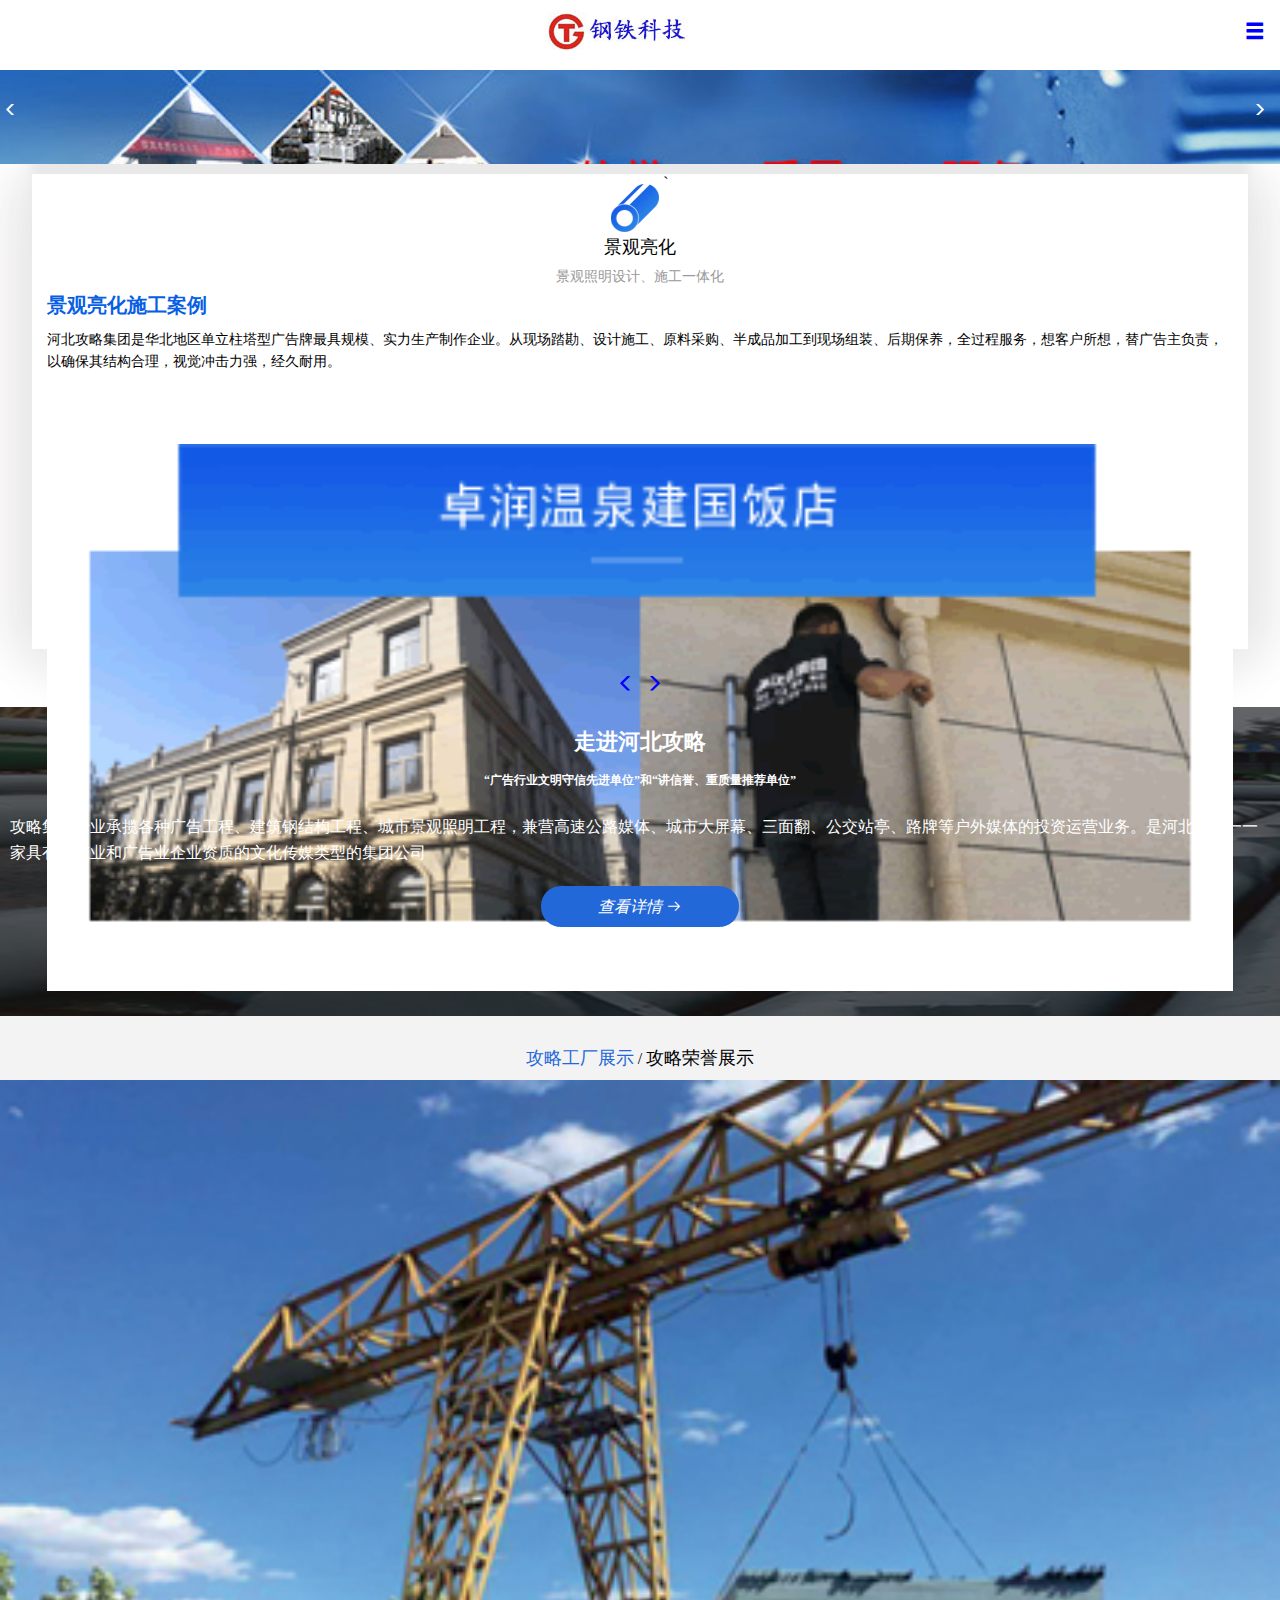
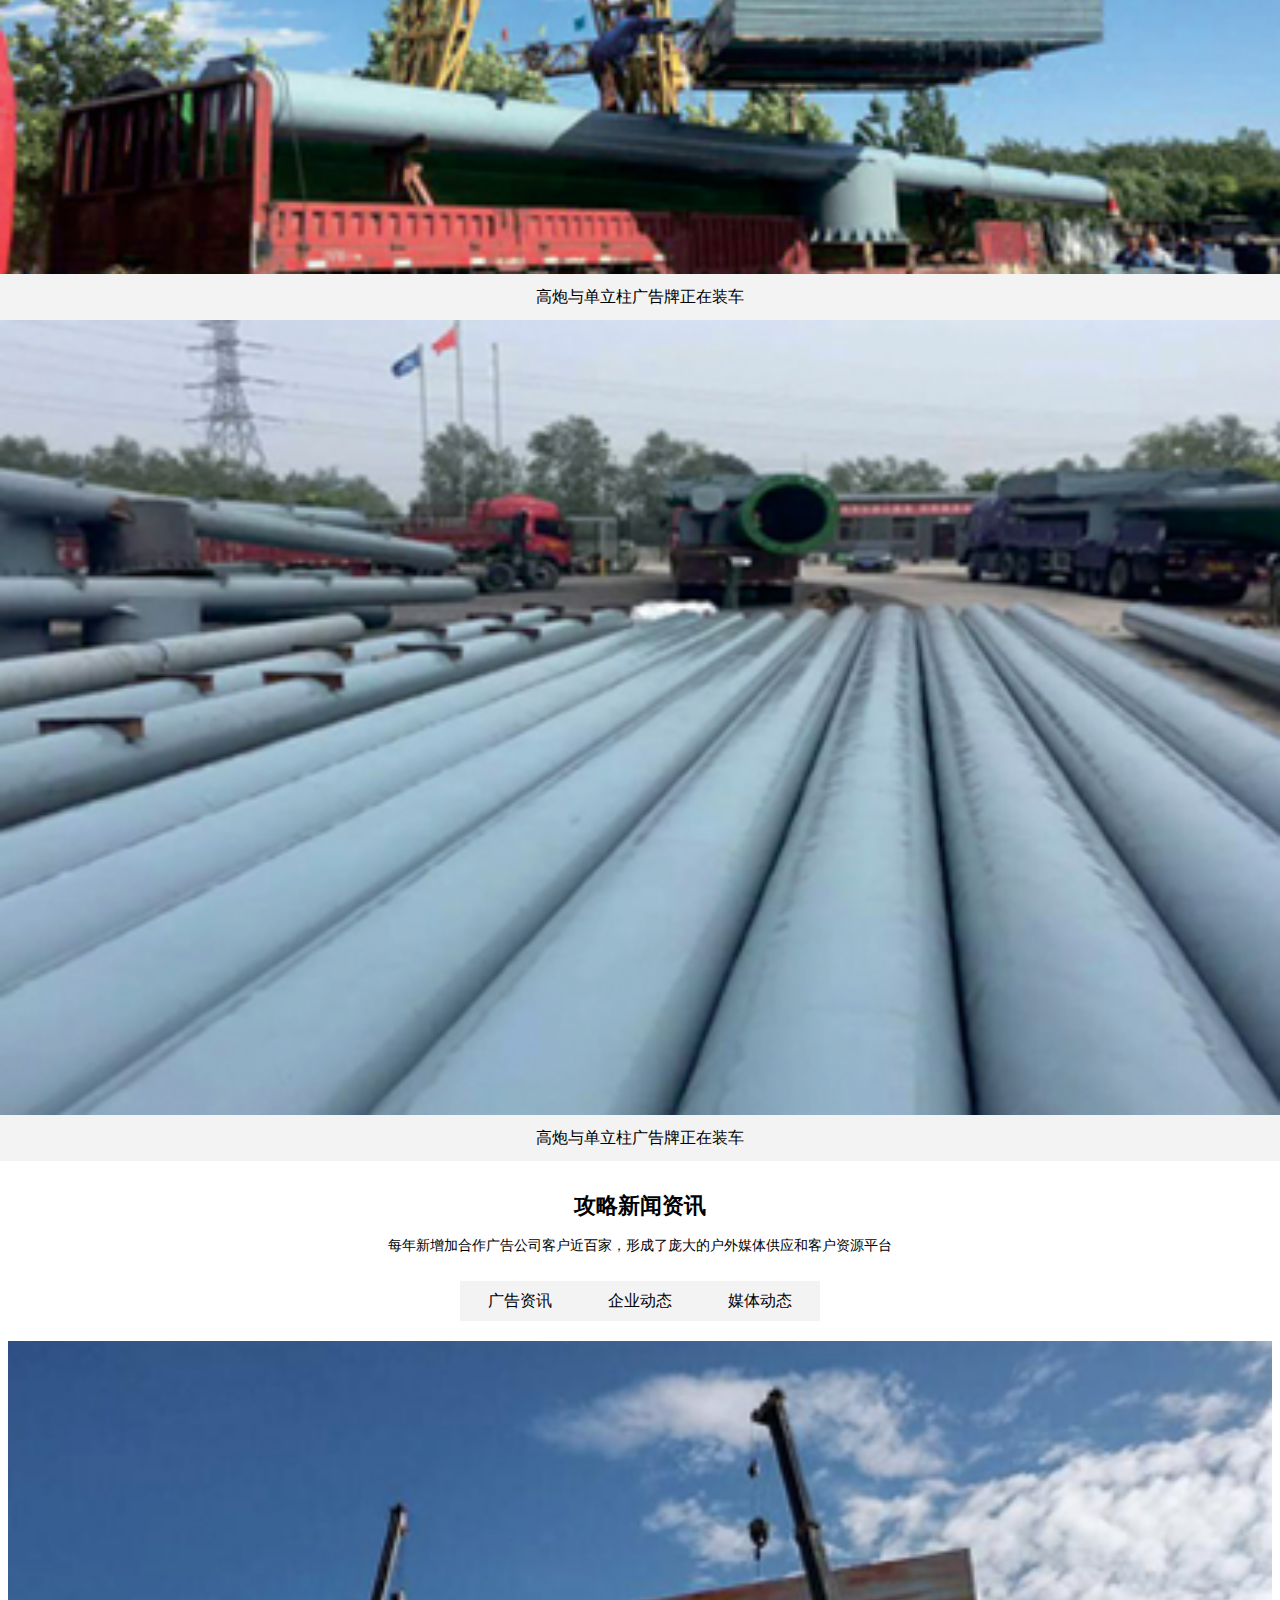
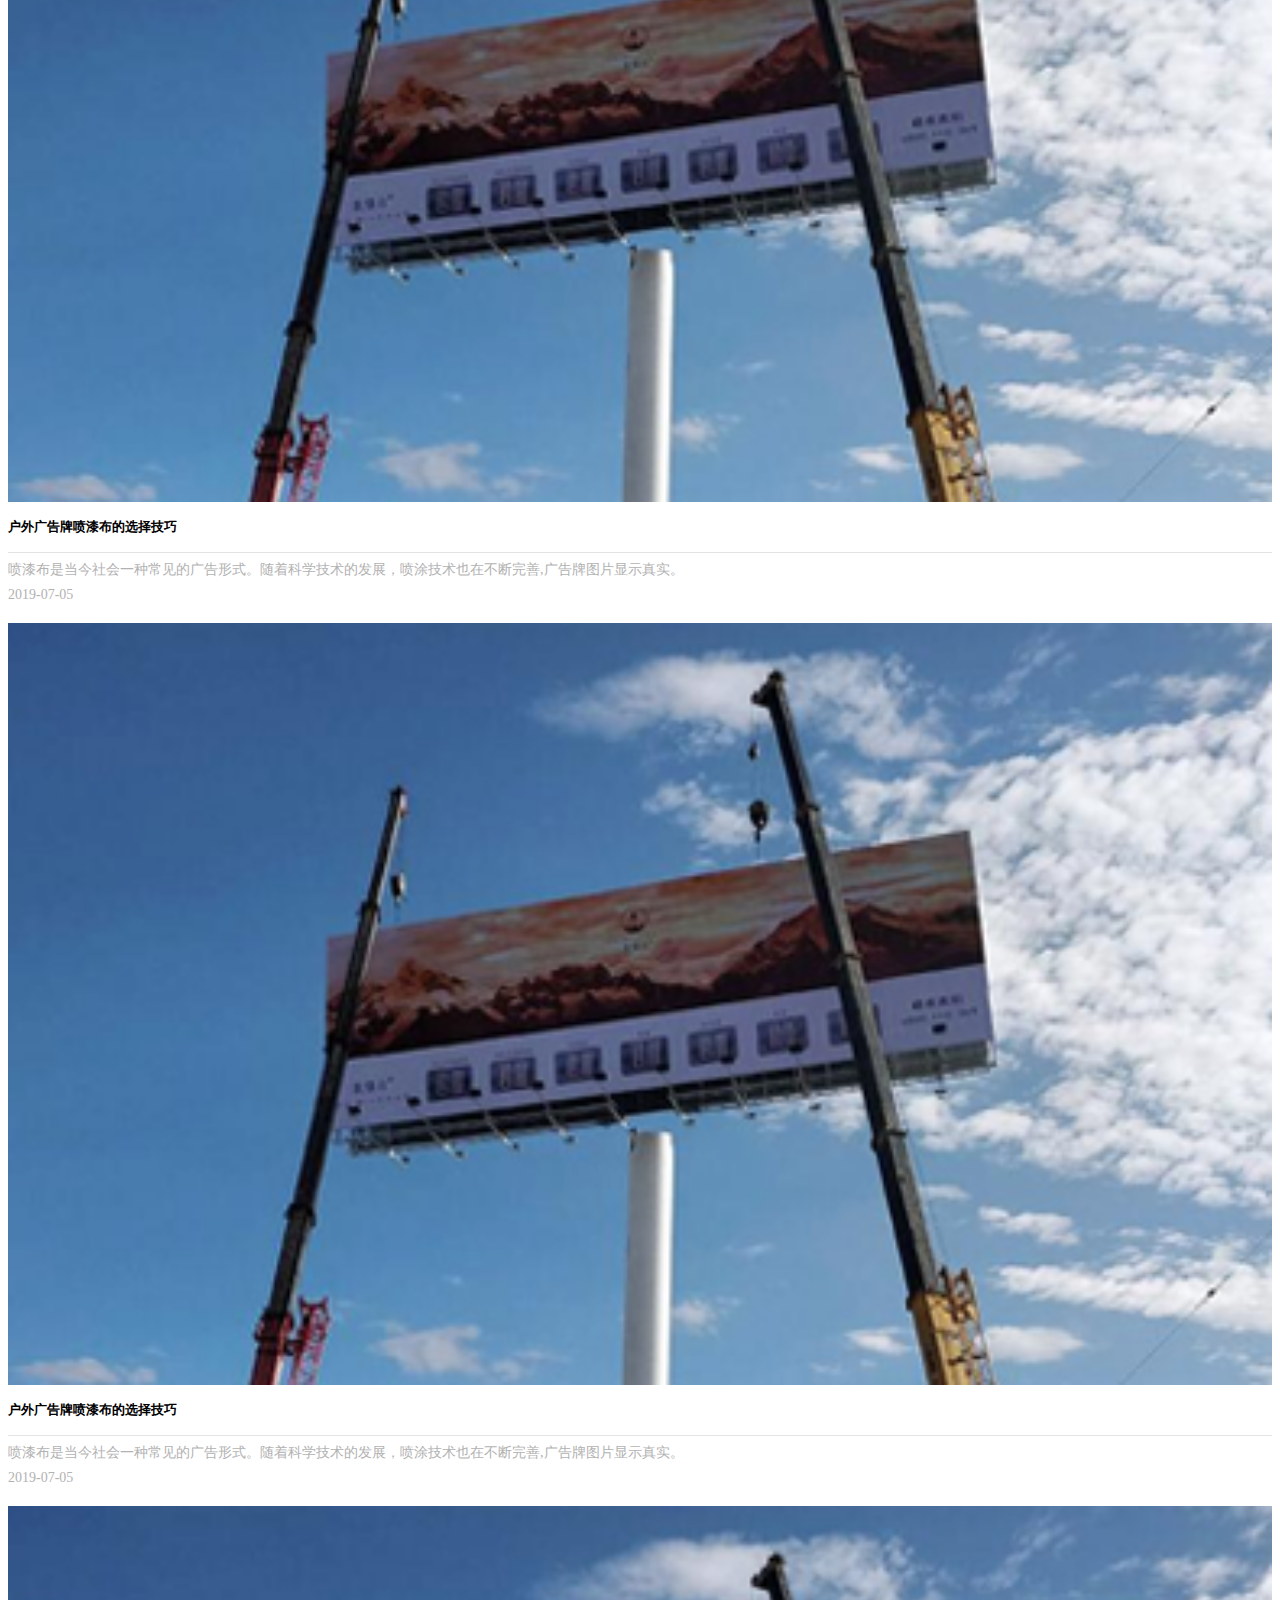
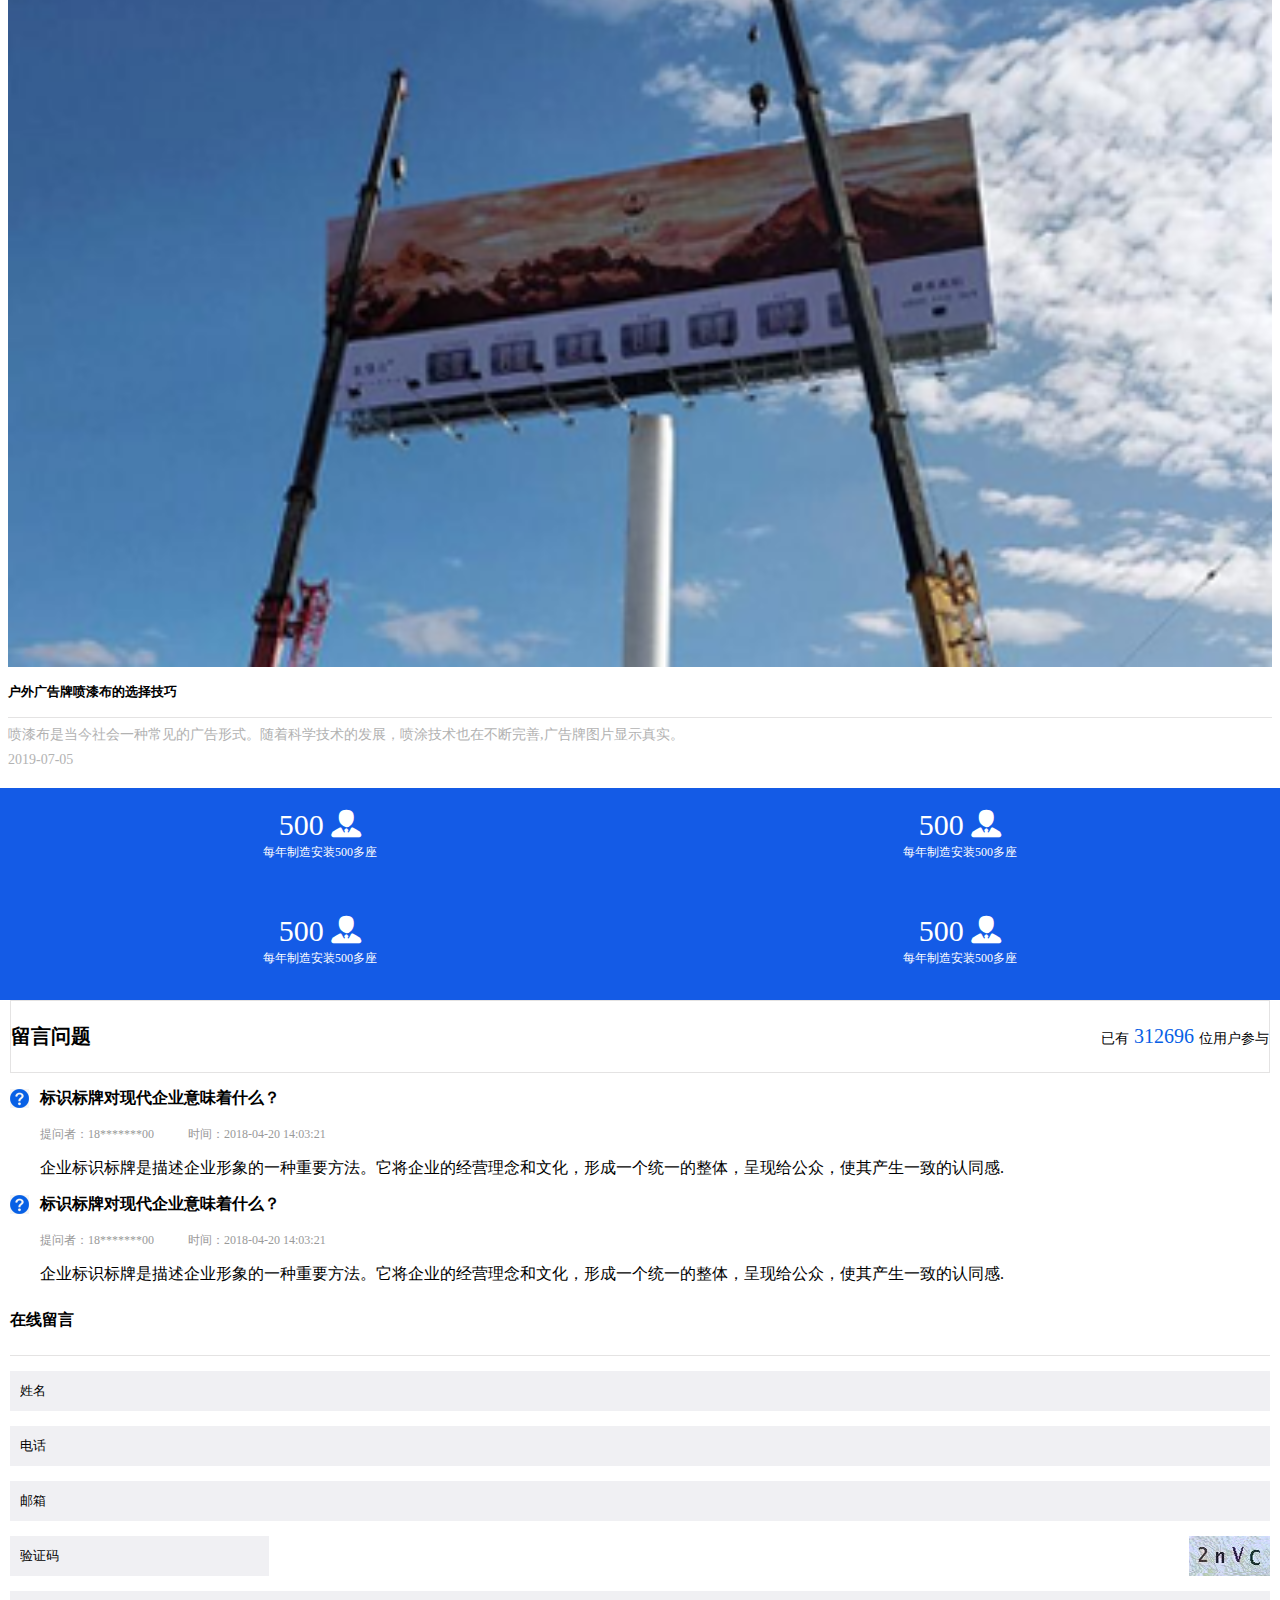
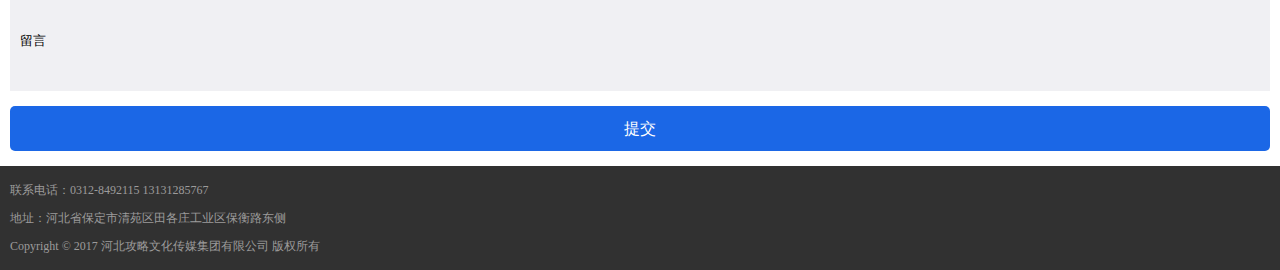
<file: index.html>
<!DOCTYPE html>
<html lang="en">
<head>
    <meta charset="UTF-8">
    <meta name="viewport" content="width=device-width, initial-scale=1.0">
    <meta http-equiv="X-UA-Compatible" content="ie=edge">
    <link rel="stylesheet" href="./css/common.css">
    <link rel="stylesheet" href="./css/style.css">
    <link rel="stylesheet" href="./fonts9/iconfont.css">
    <title>Document</title>
</head>
<body>
    <div class="header ">
        <img src="./images/logo.jpg" alt="">
        <span class="iconfont fr" id="span">&#xe6c9;</span>
        <div class="xiala" id="xia" style="display: none;">
            <ul>
                <li><a href="./index.html">首页</a></li>
                <li><a href="./gongsijianjie.html">关于攻略</a></li>
                <li><a href="./anli.html">施工案例</a></li>
                <li><a href="./news.html">新闻资讯</a></li>
                <li><a href="./lianxi.html">联系我们</a></li>
            </ul>   
        </div>
    </div>
    <div class="banner">
        <ul class="clearfix" id="ban">
            <li><img src="./images/banner1.jpg" alt=""></li>
            <li><img src="./images/banner2.jpg" alt=""></li>
        </ul>
        <span class="iconfont pal" id="sp1">&#xe6ca;</span>
        <span class="iconfont par" id="sp2">&#xe6cb;</span>
    </div>
    <div class="cen">
        <img src="./images/Adobe Photoshop CC.lnk.gif" alt="">
    `   <p>景观亮化</p>
        <span>景观照明设计、施工一体化</span>
        <h3>景观亮化施工案例</h3>
        <p class="p1">河北攻略集团是华北地区单立柱塔型广告牌最具规模、实力生产制作企业。从现场踏勘、设计施工、原料采购、半成品加工到现场组装、后期保养，全过程服务，想客户所想，替广告主负责，以确保其结构合理，视觉冲击力强，经久耐用。</p>
        <img src="./images/tu1.gif" alt="" class="img1">
    </div>
    <div class="jian">
        <span class="iconfont">&#xe6ca;</span class="iconfont">
        <span class="iconfont">&#xe6cb;</span>
    </div>
    <div class="con">
        <div class="li">
            <h4>走进河北攻略</h4>
            <h5>“广告行业文明守信先进单位”和“讲信誉、重质量推荐单位”</h5>
            <p>攻略集团专业承揽各种广告工程、建筑钢结构工程、城市景观照明工程，兼营高速公路媒体、城市大屏幕、三面翻、公交站亭、路牌等户外媒体的投资运营业务。是河北省唯一一家具有建筑业和广告业企业资质的文化传媒类型的集团公司</p>
            <em>查看详情 <span class="iconfont">&#xe76a;</span></em>
        </div>
    </div>
    <div class="ctn">
        <p class="active">攻略工厂展示</p>
            <span>/</span>
            <p>攻略荣誉展示</p>
        <div>
            <img src="./images/beijing2.png" alt="">
            <span>高炮与单立柱广告牌正在装车</span>
        </div>
        <div>
            <img src="./images/beijing3.png" alt="">
            <span>高炮与单立柱广告牌正在装车</span>
        </div>
        
    </div>
    <div class="xin">
        <h4>攻略新闻资讯</h4>
        <p>每年新增加合作广告公司客户近百家，形成了庞大的户外媒体供应和客户资源平台</p>
        <ul class="clearfix">
            <li>广告资讯</li>
            <li>企业动态</li>
            <li>媒体动态</li>
        </ul>
        <div class="gao">
            <img src="./images/gao.png" alt="">
            <h5>户外广告牌喷漆布的选择技巧</h5>
            <p>喷漆布是当今社会一种常见的广告形式。随着科学技术的发展，喷涂技术也在不断完善,广告牌图片显示真实。</p>
            <span>2019-07-05</span>
        </div>
        <div class="gao">
            <img src="./images/gao.png" alt="">
            <h5>户外广告牌喷漆布的选择技巧</h5>
            <p>喷漆布是当今社会一种常见的广告形式。随着科学技术的发展，喷涂技术也在不断完善,广告牌图片显示真实。</p>
            <span>2019-07-05</span>
        </div>
        <div class="gao">
            <img src="./images/gao.png" alt="">
            <h5>户外广告牌喷漆布的选择技巧</h5>
            <p>喷漆布是当今社会一种常见的广告形式。随着科学技术的发展，喷涂技术也在不断完善,广告牌图片显示真实。</p>
            <span>2019-07-05</span>
        </div>
    </div>
    <div class="ul">
        <ul class="clearfix">
            <li>
                <p>500 <span class="iconfont">&#xe622;</span></p>
                <span>每年制造安装500多座</span>
            </li>
            <li>
                <p>500 <span class="iconfont">&#xe622;</span></p>
                <span>每年制造安装500多座</span>
            </li>
            <li>
                <p>500 <span class="iconfont">&#xe622;</span></p>
                <span>每年制造安装500多座</span>
            </li>
            <li>
                <p>500 <span class="iconfont">&#xe622;</span></p>
                <span>每年制造安装500多座</span>
            </li>
        </ul>
    </div>
    <div class="liu">
        <div class="top">
            <h4 class="fl">留言问题</h4>
            <p class="fr">已有<span>312696</span>位用户参与</p>
        </div>
        <div class="c">
            <h5>标识标牌对现代企业意味着什么？</h5>
            <span>提问者：18*******00</span>
            <span>时间：2018-04-20 14:03:21</span>
            <p>企业标识标牌是描述企业形象的一种重要方法。它将企业的经营理念和文化，形成一个统一的整体，呈现给公众，使其产生一致的认同感.</p>
        </div>
        <div class="c">
            <h5>标识标牌对现代企业意味着什么？</h5>
            <span>提问者：18*******00</span>
            <span>时间：2018-04-20 14:03:21</span>
            <p>企业标识标牌是描述企业形象的一种重要方法。它将企业的经营理念和文化，形成一个统一的整体，呈现给公众，使其产生一致的认同感.</p>
        </div>
    </div>
    <div class="zai">
        <h4>在线留言</h4>
        <input type="text" value="姓名">
        <input type="text" value="电话">
        <input type="text" value="邮箱">
        <input type="text" value="验证码" class="fl" style="width: 259px;">
        <img src="./images/yanzhengma.gif" alt="" class="fr">
        <input type="text" value="留言" style="height:100px; line-height: 10px;">
        <p>提交</p>
    </div>
    <div class="di">
        <p>联系电话：0312-8492115  13131285767</p>
        <p>地址：河北省保定市清苑区田各庄工业区保衡路东侧</p>
        <p>Copyright © 2017 河北攻略文化传媒集团有限公司 版权所有</p>
    </div>
    <script src="js/index.js"></script>
</body>
</html>
</file>
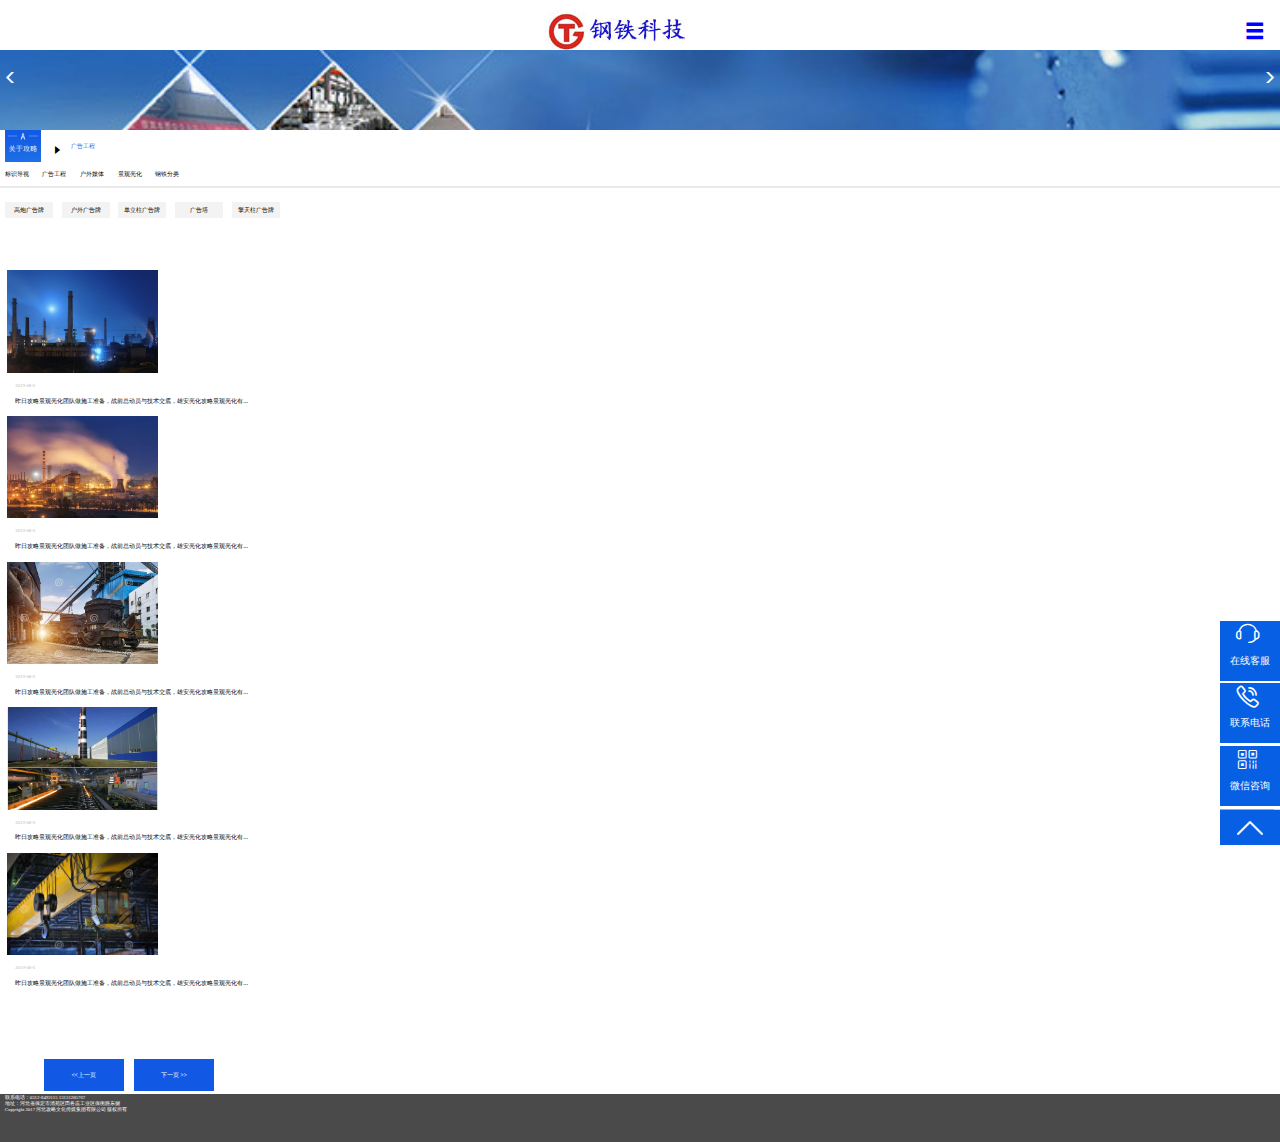
<file: anli.html>
<!DOCTYPE html>
<html lang="en">
<head>
    <meta charset="UTF-8">
    <meta name="viewport" content="width=device-width, initial-scale=1.0">
    <meta http-equiv="X-UA-Compatible" content="ie=edge">
    <title>Document</title>
    <link rel="stylesheet" href="01.css">
    <link rel="stylesheet" href="common.css">
    <link rel="stylesheet" href="fonts/iconfont.css">
    <link rel="stylesheet" href="fonts9/iconfont.css">
    
</head>
<body>
          <div class="header ">
                <img src="images/logo2.jpg" alt="">
                <span class="iconfont fr" id="span">&#xe6c9;</span>
                <div class="xiala" id="xia" style="display: none;">
                    <ul>
                        <li><a href="./index.html">首页</a></li>
                <li><a href="./gongsijianjie.html">关于攻略</a></li>
                <li><a href="./anli.html">施工案例</a></li>
                <li><a href="./news.html">新闻资讯</a></li>
                <li><a href="./lianxi.html">联系我们</a></li>
                    </ul>
                    
                </div>
            </div>
            <div class="banner">
                <ul class="clearfix" id="ban">
                    <li><img src="images/banner1 (1).jpg" alt=""></li>
                    <li><img src="images/banner2.jpg" alt=""></li>
                </ul>
                <span class="iconfont pal" id="sp1">&#xe6ca;</span>
                <span class="iconfont par" id="sp2">&#xe6cb;</span>
            </div>
            <script src="index.js"></script>
            <script>
                   var osp1 = document.getElementById('sp1');
           var osp2 = document.getElementById('sp2');
           var oban = document.getElementById('ban');
           osp1.onclick = function(){
               oban.style.left='0';
           }
           osp2.onclick = function(){
            oban.style.left='-100%';
        }
            </script>
      


    <div class="nav">
        <div class="nav1">
         <img src="images/lan.jpg" alt="" class="fl">
         <span class="iconfont fl">&#xe614;</span>
         <p class="fl"><a href="">广告工程</a></p>
        </div>
        <div class="nav2">
          <ul>
              <li><a href="" style="margin-left: .3rem">标识导视</a></li>
              <li><a href="">广告工程</a></li>
              <li><a href="">户外媒体</a></li>
              <li><a href="">景观亮化</a></li>
              <li><a href="">钢铁分类</a></li>
          </ul>                                     
        </div>
    </div>
   
    <div class="topp">
        <a href="./newcomon.html"><input type="button" value="高炮广告牌"></a>
        <input type="button" value="户外广告牌">
        <input type="button" value="单立柱广告牌">
        <input type="button" value="广告塔">
        <input type="button" value="擎天柱广告牌">
    </div>

    <div class="tu">
        <div class="img">
        <img src="images/gang1.jpg" alt="" style="margin-top: 0px;">
        </div>
        <span>2019-08-6</span>
        <p>昨日攻略景观亮化团队做施工准备，战前总动员与技术交底，雄安亮化攻略景观亮化有...</p>
   
    <div class="img">
        <img src="images/gang2.jpg" alt="">
        </div>
        <span>2019-08-6</span>
        <p>昨日攻略景观亮化团队做施工准备，战前总动员与技术交底，雄安亮化攻略景观亮化有...</p>
    

    <div class="img">
        <img src="images/gang3.jpg" alt="">
        </div>
        <span>2019-08-6</span>
        <p>昨日攻略景观亮化团队做施工准备，战前总动员与技术交底，雄安亮化攻略景观亮化有...</p>
   

    <div class="img">
        <img src="images/gang4.jpg" alt="">
        </div>
        <span>2019-08-6</span>
        <p>昨日攻略景观亮化团队做施工准备，战前总动员与技术交底，雄安亮化攻略景观亮化有...</p>



    <div class="img">
        <img src="images/gang5.jpg" alt="">
        </div>
        <span>2019-08-6</span>
        <p>昨日攻略景观亮化团队做施工准备，战前总动员与技术交底，雄安亮化攻略景观亮化有...</p>

    <div class="ke">
       <span class="iconfont">&#xe60f;</span>
       <p>在线客服</p>
    </div>
    
    <div class="hua">
        <span class="iconfont">&#xe76e;</span>
        <p>联系电话</p>
     </div>

     <div class="wei">
        <span class="iconfont">&#xe646;</span>
        <p>微信咨询</p>
     </div>

     <div class="shang">
        <img src="images/shang.png" alt="">
     </div>
 
</div>

<div class="foo">
    <input type="button" value="&lt;&lt;上一页">
    <input type="button" value="下一页 &gt;&gt;" style=" margin-left: .4rem">
</div>

<div class="footer">
    <p>联系电话：0312-8492115  13131285767  </p>
    <p>地址：河北省保定市清苑区田各庄工业区保衡路东侧</p>
    <p>Copyright  2017 河北攻略文化传媒集团有限公司 版权所有</p>   
</div>



  
</body>
</html>
</file>
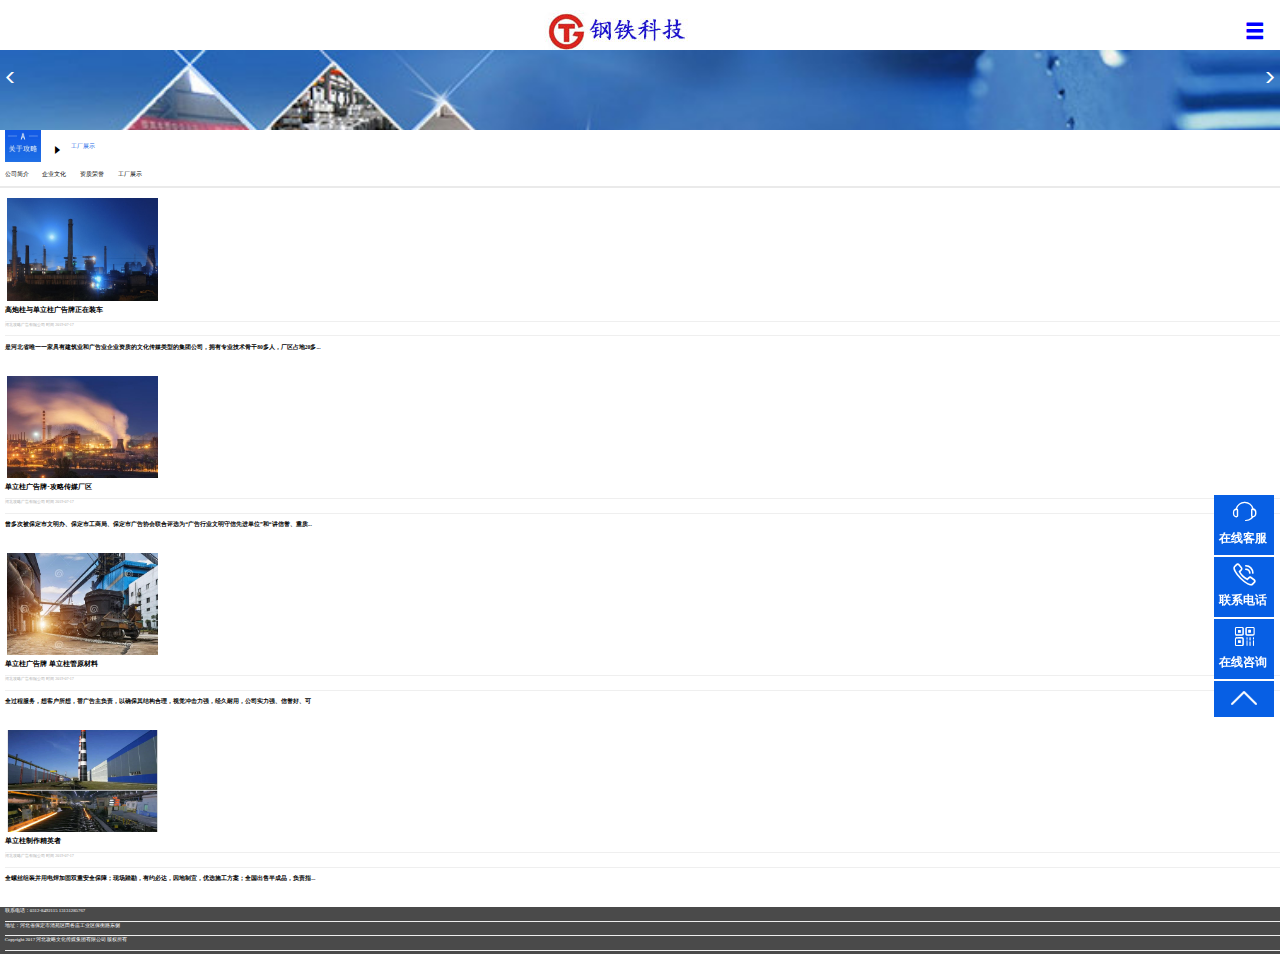
<file: gongchang.html>
<!DOCTYPE html>
<html lang="en">
<head>
    <meta charset="UTF-8">
    <meta name="viewport" content="width=device-width, initial-scale=1.0">
    <meta http-equiv="X-UA-Compatible" content="ie=edge">
    <title>Document</title>
    <link rel="stylesheet" href="03.css">
    <link rel="stylesheet" href="common.css">
    <link rel="stylesheet" href="fonts/iconfont.css">
    <link rel="stylesheet" href="fonts9/iconfont.css">
    
</head>
<body>
    <div class="header ">
        <img src="images/logo2.jpg" alt="">
        <span class="iconfont fr" id="span">&#xe6c9;</span>
        <div class="xiala" id="xia" style="display: none;">
            <ul>
                <li><a href="./index.html">首页</a></li>
                <li><a href="./gongsijianjie.html">关于攻略</a></li>
                <li><a href="./anli.html">施工案例</a></li>
                <li><a href="./news.html">新闻资讯</a></li>
                <li><a href="./lianxi.html">联系我们</a></li>
            </ul>
            
        </div>
    </div>
    <div class="banner">
        <ul class="clearfix" id="ban">
            <li><img src="images/banner1 (1).jpg" alt=""></li>
            <li><img src="images/banner2.jpg" alt=""></li>
        </ul>
        <span class="iconfont pal" id="sp1">&#xe6ca;</span>
        <span class="iconfont par" id="sp2">&#xe6cb;</span>
    </div>
    <script src="index.js"></script>
    <script>
           var osp1 = document.getElementById('sp1');
   var osp2 = document.getElementById('sp2');
   var oban = document.getElementById('ban');
   osp1.onclick = function(){
       oban.style.left='0';
   }
   osp2.onclick = function(){
    oban.style.left='-100%';
}
    </script>


    <div class="nav">
        <div class="nav1">
         <img src="images/lan.jpg" alt="" class="fl">
         <span class="iconfont fl">&#xe614;</span>
         <p class="fl"><a href="">工厂展示</a></p>
        </div>
        <div class="nav2">
          <ul>
              <li><a href="gongsijianjie.html" style="margin-left: .3rem">公司简介</a></li>
              <li><a href="qiyewenhua.html">企业文化</a></li>
              <li><a href="gongchangzhanshi.html">资质荣誉</a></li>
              <li><a href="gongchang.html">工厂展示</a></li>
          </ul>                                     
        </div>
    </div>
   
 

    <div class="tu">
        <div class="img">
        <img src="images/gang1.jpg" alt="" style="margin-top: 0px;">
        </div>
        <h5>高炮柱与单立柱广告牌正在装车</h5>
        <p>河北攻略广告有限公司   时间 2019-07-17</p>
        <h4>是河北省唯一一家具有建筑业和广告业企业资质的文化传媒类型的集团公司，拥有专业技术骨干80多人，厂区占地20多...</h4>
    <div class="img">

        <div class="img">
        <img src="images/gang2.jpg" alt="" style="margin-top: 0px;">
        </div>
        <h5>单立柱广告牌-攻略传媒厂区</h5>
        <p>河北攻略广告有限公司   时间 2019-07-17</p>
        <h4>曾多次被保定市文明办、保定市工商局、保定市广告协会联合评选为“广告行业文明守信先进单位”和“讲信誉、重质...</h4>
    <div class="img">

        <div class="img">
        <img src="images/gang3.jpg" alt="" style="margin-top: 0px;">
        </div>
        <h5>单立柱广告牌 单立柱管原材料</h5>
        <p>河北攻略广告有限公司   时间 2019-07-17</p>
        <h4>全过程服务，想客户所想，替广告主负责，以确保其结构合理，视觉冲击力强，经久耐用，公司实力强、信誉好、可</h4>
    <div class="img">

        <div class="img">
        <img src="images/gang4.jpg" alt="" style="margin-top: 0px;">
        </div>
        <h5>单立柱制作精英者</h5>
        <p>河北攻略广告有限公司   时间 2019-07-17</p>
        <h4>全螺丝组装并用电焊加固双重安全保障；现场踏勘，有约必达，因地制宜，优选施工方案；全国出售半成品，负责指...</h4>
    <div class="img">

        <div class="xuanf">
            <div class="box1">
                <span class="iconfont">&#xe60f;</span>
                <h3>在线客服</h3>
            </div>
            <div class="box1">
                <span class="iconfont">&#xe76e;</span>
                <h3>联系电话</h3>
            </div>
            <div class="box1">
                <span class="iconfont">&#xe646;</span>
                <h3>在线咨询</h3>
            </div>
        
            <div class="box2">
               <img src="images/er.png" alt="">
            </div>
        </div>
        
      
</div>



<div class="footer">
    <p>联系电话：0312-8492115  13131285767  </p>
    <p>地址：河北省保定市清苑区田各庄工业区保衡路东侧</p>
    <p>Copyright  2017 河北攻略文化传媒集团有限公司 版权所有</p>   
</div>



 
</body>
</html>
</file>
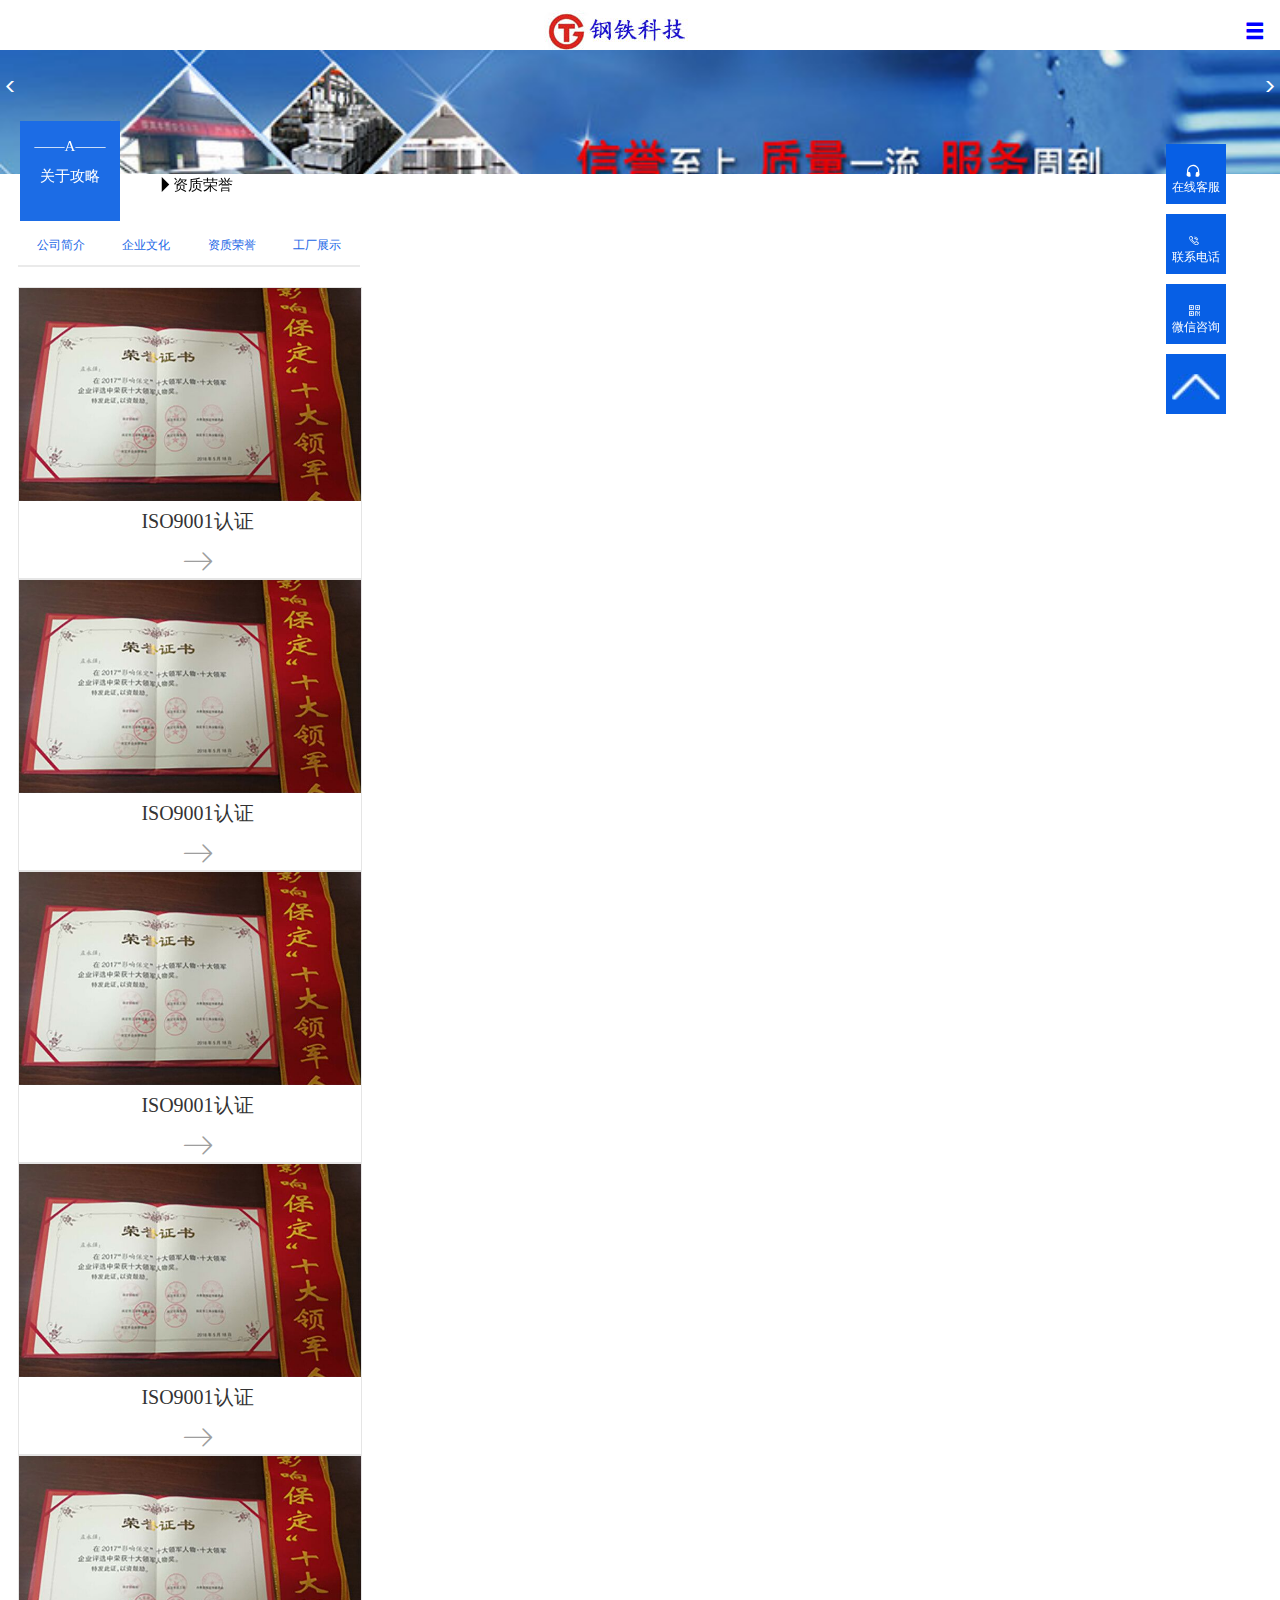
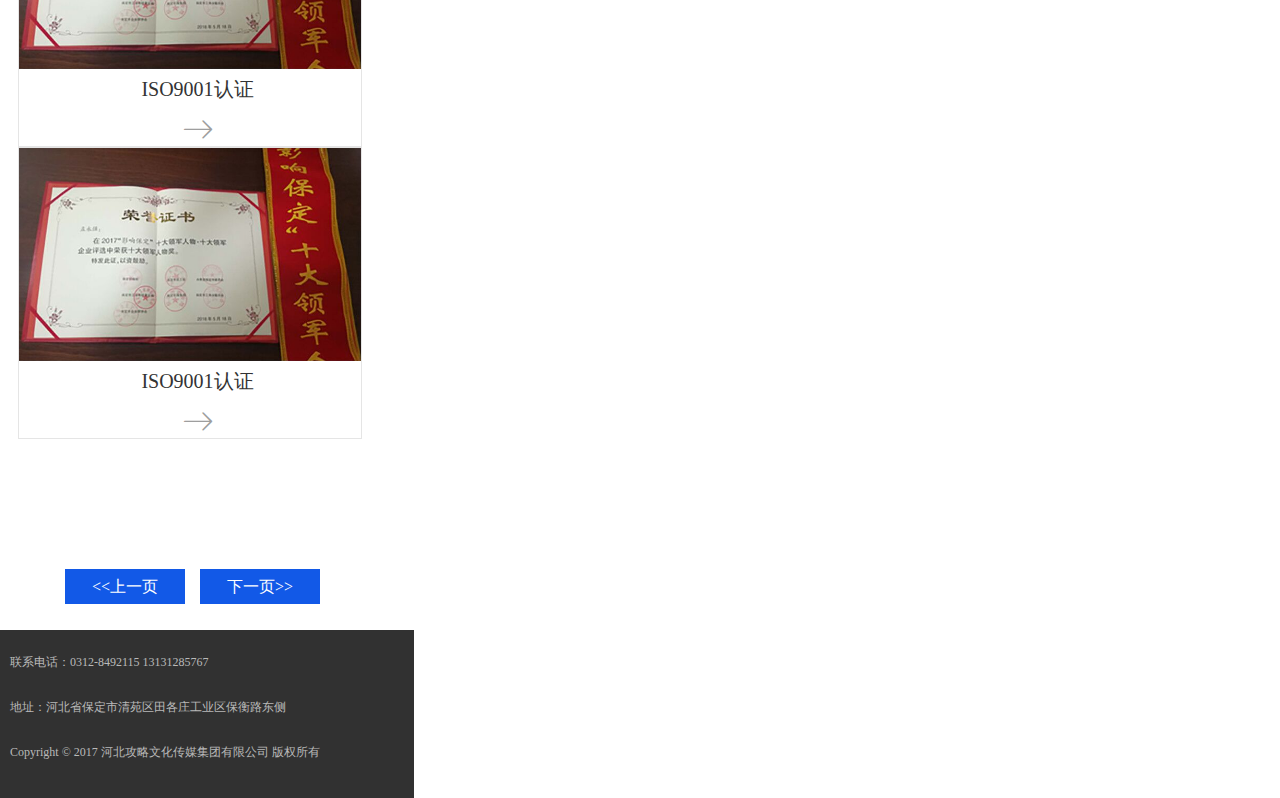
<file: gongchangzhanshi.html>
<!DOCTYPE html>
<html lang="en">
<head>
    <meta charset="UTF-8">
    <meta name="viewport" content="width=device-width, initial-scale=1.0">
    <meta http-equiv="X-UA-Compatible" content="ie=edge">
    <link rel="stylesheet" href="common.css">
    <link rel="stylesheet" href="style.css">
    <link rel="stylesheet" href="font_opmqsxyt0f/iconfont.css">
    <link rel="stylesheet" href="download (6)/font_xt99aqlhn/iconfont.css">
    <link rel="stylesheet" href="fonts9/iconfont.css">
    <link rel="stylesheet" href="style0.css">
    <title>钢铁科技</title>
</head>
<body>
    <div class="header ">
        <img src="./images/logo.jpg" alt="">
        <span class="iconfont fr" id="span">&#xe6c9;</span>
        <div class="xiala" id="xia" style="display: none;">
            <ul>
                <li><a href="./index.html">首页</a></li>
                <li><a href="./gongsijianjie.html">关于攻略</a></li>
                <li><a href="./anli.html">施工案例</a></li>
                <li><a href="./news.html">新闻资讯</a></li>
                <li><a href="./lianxi.html">联系我们</a></li>
            </ul>      
        </div>
    </div>
    <div class="banner">
        <ul class="clearfix" id="ban">
            <li><img src="./images/banner1.jpg" alt=""></li>
            <li><img src="./images/banner2.jpg" alt=""></li>
        </ul>
        <span class="iconfont pal" id="sp1">&#xe6ca;</span>
        <span class="iconfont par" id="sp2">&#xe6cb;</span>
    </div>
    <div class="content">
        <div class="content_top"> 
            <div class="p">
                <p>——A——</p>          
                <p>关于攻略</p>
            </div>
            <div class="shiliangtu">
                <span class="iconfont" style="float: left; font-size: 15px;">&#xe64e;</span>
                <strong>资质荣誉</strong>
            </div>                  
        </div>
    </div>
    <div class="content_neirong">
        <ul>
        <li><a href="gongsijianjie.html">公司简介</a></li>
        <li><a href="qiyewenhua.html">企业文化</a></li>
        <li><a href="gongchangzhanshi.html">资质荣誉</a></li>
        <li><a href="gongchang.html">工厂展示</a></li>
        </ul>
        <ul class="tu">
            <li><img src="images/rongyu.png" alt="">
                <p>ISO9001认证</p>
                <span class="iconfont span1" >&#xe785;</span>
            </li>
            <li><img src="images/rongyu.png" alt="">
                <p>ISO9001认证</p>
                <span class="iconfont span1" >&#xe785;</span></li>
            <li><img src="images/rongyu.png" alt="">
                <p>ISO9001认证</p>
                <span class="iconfont span1" >&#xe785;</span></li>
            <li><img src="images/rongyu.png" alt="">
                <p>ISO9001认证</p>
                <span class="iconfont span1" >&#xe785;</span></li>
            <li><img src="images/rongyu.png" alt="">
                <p>ISO9001认证</p>
                <span class="iconfont span1" >&#xe785;</span></li>
            <li><img src="images/rongyu.png" alt="">
                <p>ISO9001认证</p>
                <span class="iconfont span1" >&#xe785;</span></li>
        </ul>       
    </div>
    <div class="xia">
        <p>&lt;&lt;上一页</p>
        <p>下一页&gt;&gt;</p>
    </div>
    <div class="footer">
        <p>联系电话：0312-8492115  13131285767  
        <p>地址：河北省保定市清苑区田各庄工业区保衡路东侧</p>
        <p>Copyright © 2017 河北攻略文化传媒集团有限公司 版权所有</p>
    </div>
    <div class="lie">
        <div class="l1">
            <span class="iconfont" >&#xe503;</span>
            <p>在线客服</p>
        </div>
        <div class="l2">
            <span class="iconfont"  >&#xe609;</span>
            <p>联系电话</p>
        </div>
        <div class="l3">
            <span class="iconfont" >&#xe6a8;</span>
            <p>微信咨询</p>
        </div>
        <div class="l4">
            <img src="images/jian.png" alt="">
        </div>
    </div>
<script src="index.js"></script>
</body>
</html>
</file>
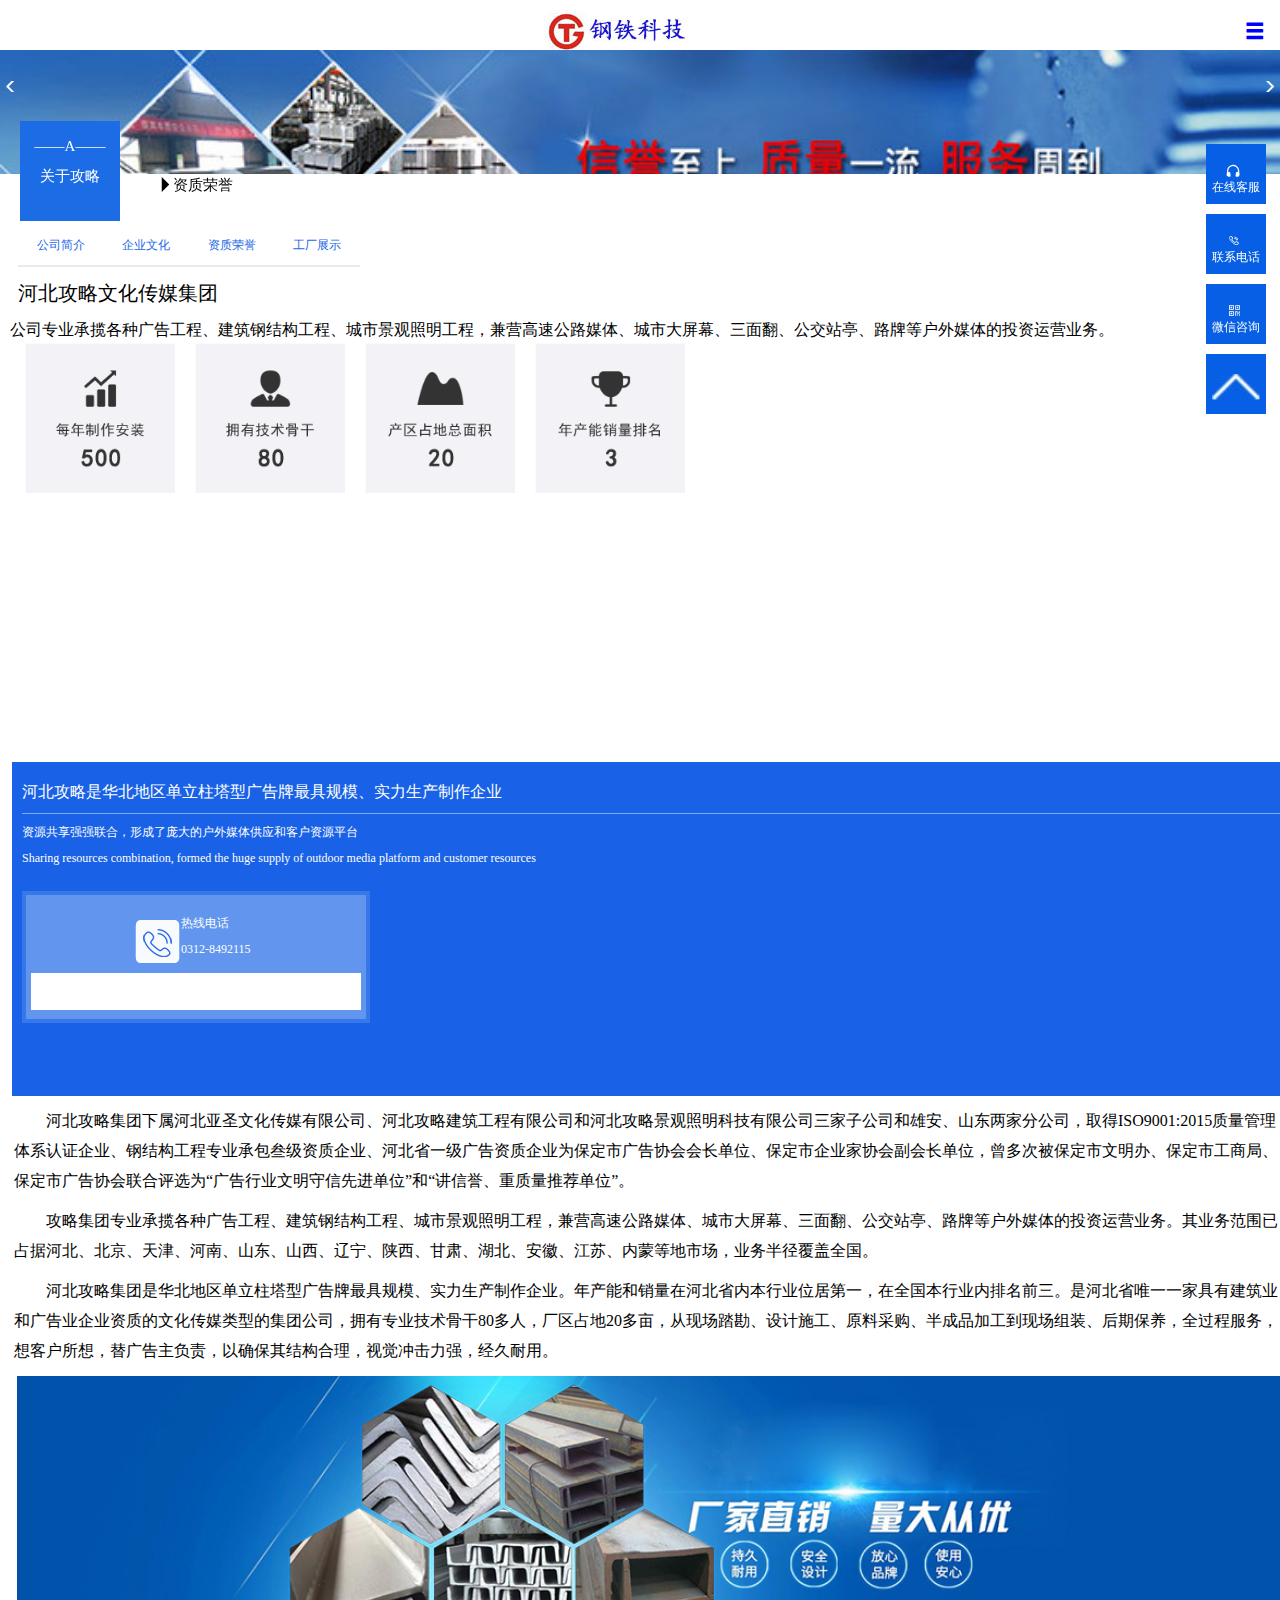
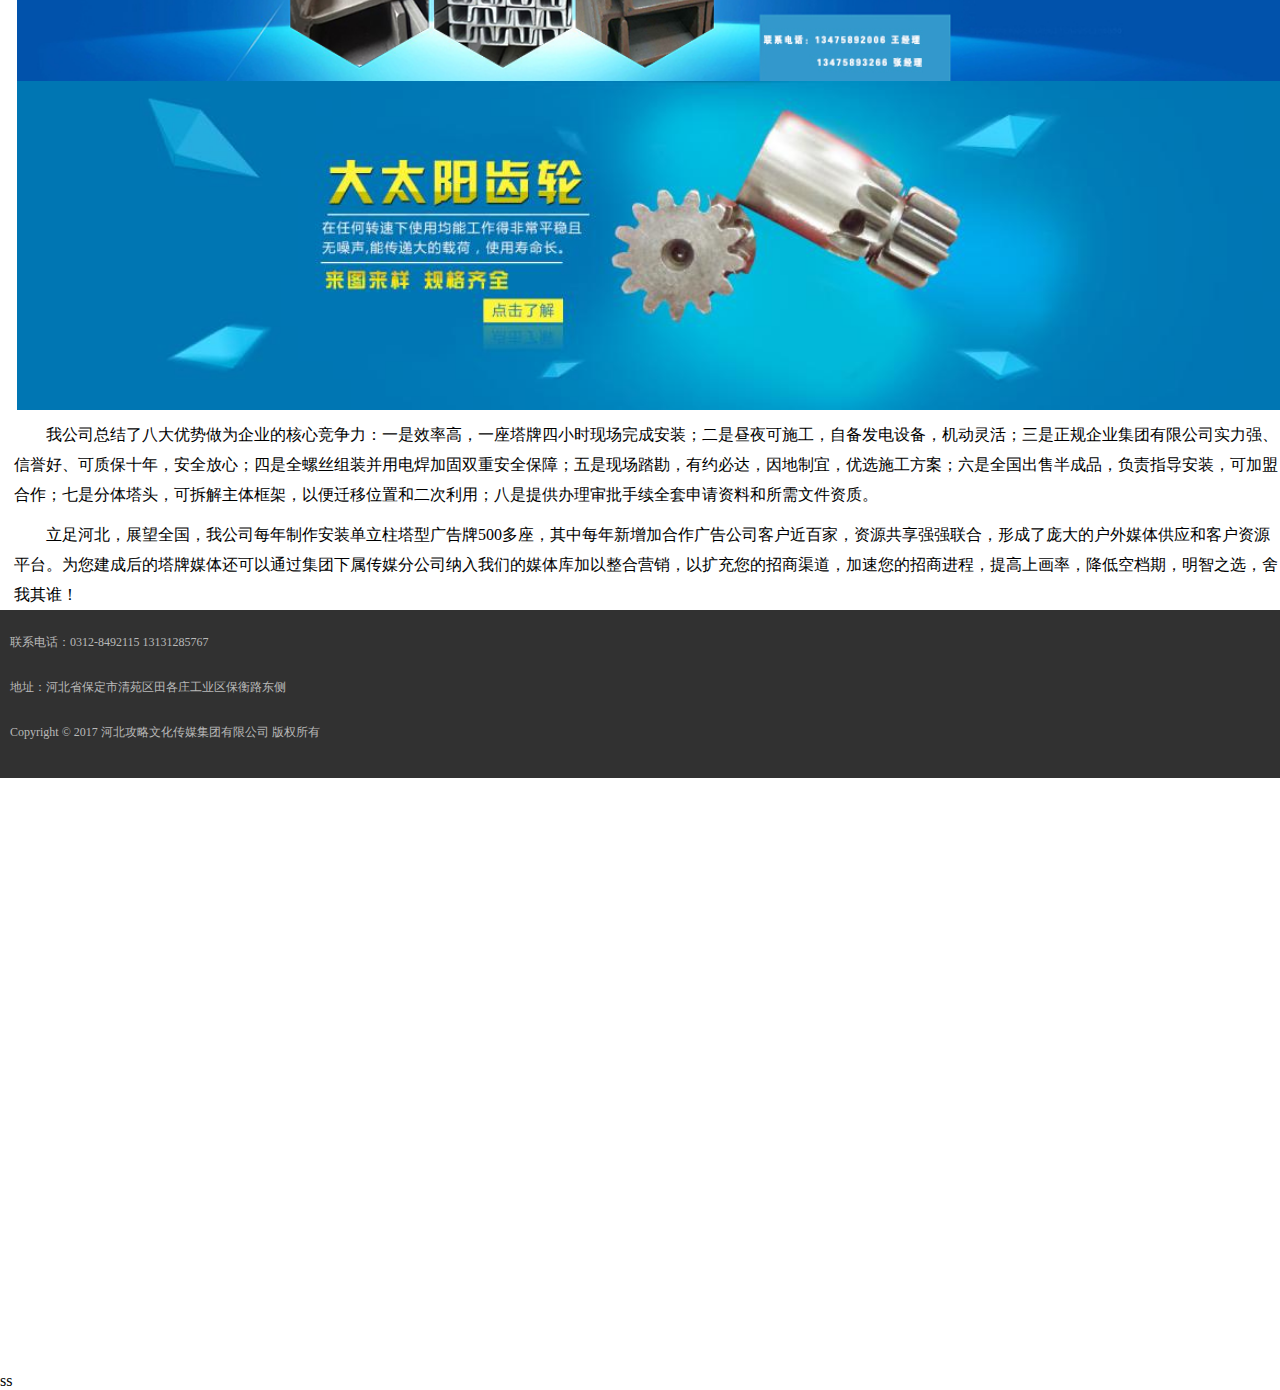
<file: gongsijianjie.html>
<!DOCTYPE html>
<html lang="en">
<head>
    <meta charset="UTF-8">
    <meta name="viewport" content="width=device-width, initial-scale=1.0">
    <meta http-equiv="X-UA-Compatible" content="ie=edge">
    <title>钢铁科技</title>
    <link rel="stylesheet" href="common.css">
    <link rel="stylesheet" href="style3.css">
    <link rel="stylesheet" href="style.css">
    <link rel="stylesheet" href="font_opmqsxyt0f/iconfont.css">
    <link rel="stylesheet" href="download (6)/font_xt99aqlhn/iconfont.css">
    <link rel="stylesheet" href="fonts9/iconfont.css">
</head>
<body>
    <div class="header ">
        <img src="./images/logo.jpg" alt="">
        <span class="iconfont fr" id="span">&#xe6c9;</span>
        <div class="xiala" id="xia" style="display: none;">
            <ul>
                <li><a href="./index.html">首页</a></li>
                <li><a href="./gongsijianjie.html">关于攻略</a></li>
                <li><a href="./anli.html">施工案例</a></li>
                <li><a href="./news.html">新闻资讯</a></li>
                <li><a href="./lianxi.html">联系我们</a></li>
            </ul>      
        </div>
    </div>
    <div class="banner">
        <ul class="clearfix" id="ban">
            <li><img src="./images/banner1.jpg" alt=""></li>
            <li><img src="./images/banner2.jpg" alt=""></li>
        </ul>
        <span class="iconfont pal" id="sp1">&#xe6ca;</span>
        <span class="iconfont par" id="sp2">&#xe6cb;</span>
    </div>
    <div class="content">
        <div class="content_top"> 
            <div class="p">
                <p>——A——</p>          
                <p>关于攻略</p>
            </div>
            <div class="shiliangtu">
                <span class="iconfont" style="float: left; font-size: 15px;">&#xe64e;</span>
                <strong>资质荣誉</strong>
            </div>                  
        </div>
    </div>
    <div class="content_neirong">
        <ul>
        <li><a href="gongsijianjie.html">公司简介</a></li>
        <li><a href="qiyewenhua.html">企业文化</a></li>
        <li><a href="gongchangzhanshi.html">资质荣誉</a></li>
        <li><a href="./gongchang.html">工厂展示</a></li>
        </ul>
    </div>
    <div class="t_p">
        <h4>河北攻略文化传媒集团</h4>
        <p>公司专业承揽各种广告工程、建筑钢结构工程、城市景观照明工程，兼营高速公路媒体、城市大屏幕、三面翻、公交站亭、路牌等户外媒体的投资运营业务。</p>
        <ul>
            <li>
                <img src="images/001.png" alt="">
            </li>
            <li>
                <img src="images/002.png" alt="">
            </li>
            <li>
                <img src="images/003.png" alt="">
            </li>
            <li>
                <img src="images/004.png" alt="">
            </li>
        </ul>
    </div>
    <div class="in">
        <h4>河北攻略是华北地区单立柱塔型广告牌最具规模、实力生产制作企业</h4>
        <p>资源共享强强联合，形成了庞大的户外媒体供应和客户资源平台</p>
        <p>Sharing resources combination, formed the huge supply of outdoor media platform and customer resources</p>
        <div class="put">
            <img src="images/rexian.png" alt="">
            <p>热线电话</p>
            <p class="p"> 0312-8492115</p>
            <input type="text">
        </div>
    </div>
    <div class="ban">
        <p>河北攻略集团下属河北亚圣文化传媒有限公司、河北攻略建筑工程有限公司和河北攻略景观照明科技有限公司三家子公司和雄安、山东两家分公司，取得ISO9001:2015质量管理体系认证企业、钢结构工程专业承包叁级资质企业、河北省一级广告资质企业为保定市广告协会会长单位、保定市企业家协会副会长单位，曾多次被保定市文明办、保定市工商局、保定市广告协会联合评选为“广告行业文明守信先进单位”和“讲信誉、重质量推荐单位”。</p>

        <p> 攻略集团专业承揽各种广告工程、建筑钢结构工程、城市景观照明工程，兼营高速公路媒体、城市大屏幕、三面翻、公交站亭、路牌等户外媒体的投资运营业务。其业务范围已占据河北、北京、天津、河南、山东、山西、辽宁、陕西、甘肃、湖北、安徽、江苏、内蒙等地市场，业务半径覆盖全国。</p>
            
        <p>河北攻略集团是华北地区单立柱塔型广告牌最具规模、实力生产制作企业。年产能和销量在河北省内本行业位居第一，在全国本行业内排名前三。是河北省唯一一家具有建筑业和广告业企业资质的文化传媒类型的集团公司，拥有专业技术骨干80多人，厂区占地20多亩，从现场踏勘、设计施工、原料采购、半成品加工到现场组装、后期保养，全过程服务，想客户所想，替广告主负责，以确保其结构合理，视觉冲击力强，经久耐用。</p>
        <div class="img">
            <img src="images/banner2.jpg" alt="">
            <img src="images/banner3.jpg" alt="">
        </div>
        <p>我公司总结了八大优势做为企业的核心竞争力：一是效率高，一座塔牌四小时现场完成安装；二是昼夜可施工，自备发电设备，机动灵活；三是正规企业集团有限公司实力强、信誉好、可质保十年，安全放心；四是全螺丝组装并用电焊加固双重安全保障；五是现场踏勘，有约必达，因地制宜，优选施工方案；六是全国出售半成品，负责指导安装，可加盟合作；七是分体塔头，可拆解主体框架，以便迁移位置和二次利用；八是提供办理审批手续全套申请资料和所需文件资质。</p>
        <p>立足河北，展望全国，我公司每年制作安装单立柱塔型广告牌500多座，其中每年新增加合作广告公司客户近百家，资源共享强强联合，形成了庞大的户外媒体供应和客户资源平台。为您建成后的塔牌媒体还可以通过集团下属传媒分公司纳入我们的媒体库加以整合营销，以扩充您的招商渠道，加速您的招商进程，提高上画率，降低空档期，明智之选，舍我其谁！</p>      
    </div>
    <div class="footer">
        <p>联系电话：0312-8492115  13131285767  
        <p>地址：河北省保定市清苑区田各庄工业区保衡路东侧</p>
        <p>Copyright © 2017 河北攻略文化传媒集团有限公司 版权所有</p>
    </div>
    <div class="lie">
        <div class="l1">
            <span class="iconfont" >&#xe503;</span>
            <p>在线客服</p>
        </div>
        <div class="l2">
            <span class="iconfont"  >&#xe609;</span>
            <p>联系电话</p>
        </div>
        <div class="l3">
            <span class="iconfont" >&#xe6a8;</span>
            <p>微信咨询</p>
        </div>
        <div class="l4">
            <img src="images/jian.png" alt="">
        </div>
    </div>
    <br>
    <br>
    <br>
    <br>
    <br>
    <br>
    <br>
    <br>
    <br>
    <br>
    <br>
    <br>
    <br>
    <br>
    <br>
    <br>
    <br>
    <br>
    <br>
    <br>
    <br>
    <script src="index.js"></script>
    <br>
    <br>
    <br>
    <br>
    <br>
    <br>
    <br>

    <br>
    <br>
    <br>
    <br>
    <br>ss
</body>
</html>
</file>
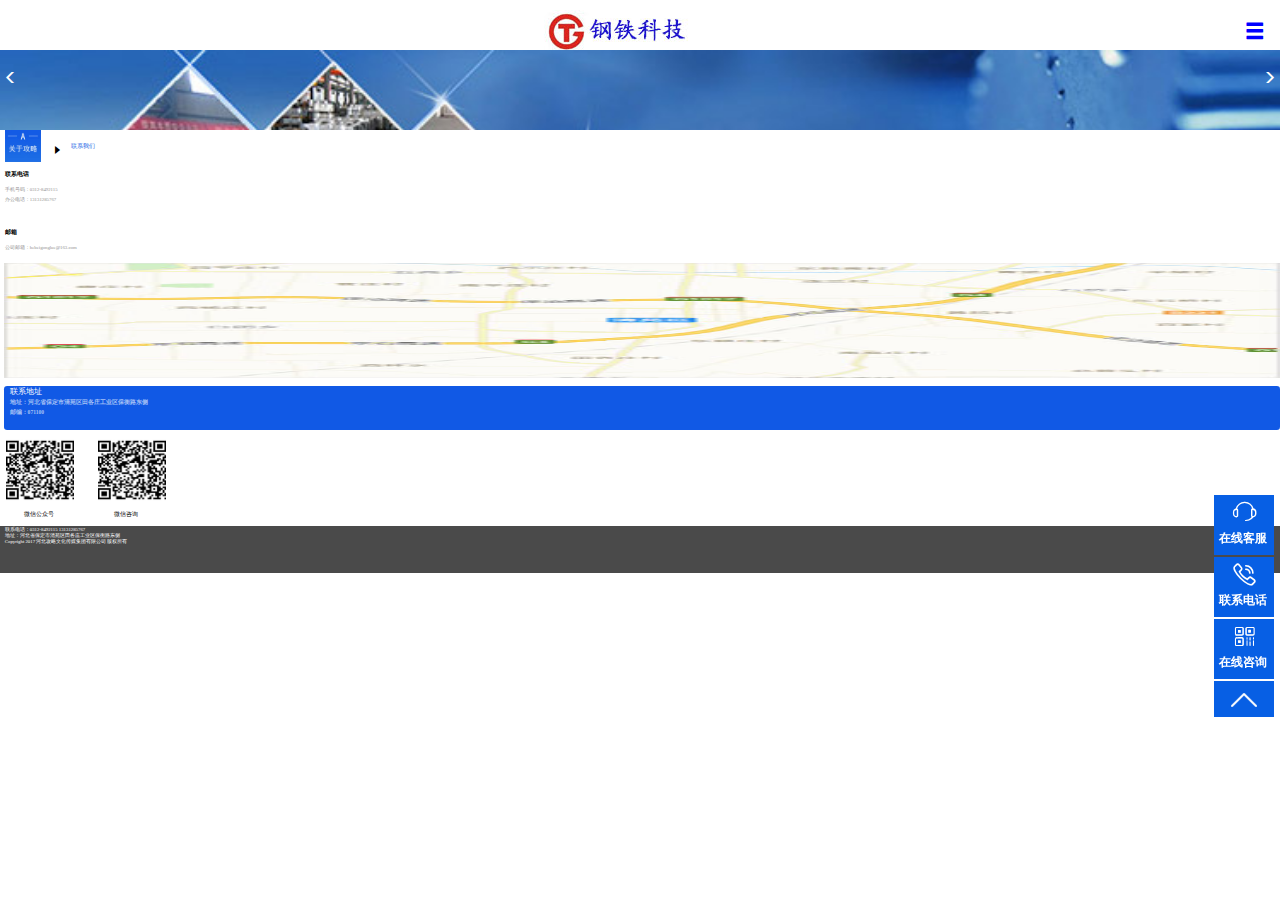
<file: lianxi.html>
<!DOCTYPE html>
<html lang="en">
<head>
    <meta charset="UTF-8">
    <meta name="viewport" content="width=device-width, initial-scale=1.0">
    <meta http-equiv="X-UA-Compatible" content="ie=edge">
    <title>Document</title>
    <link rel="stylesheet" href="02.css">
    <link rel="stylesheet" href="common.css">
    <link rel="stylesheet" href="fonts/iconfont.css">
    <link rel="stylesheet" href="fonts9/iconfont.css">
    
</head>
<body>
    <div class="header ">
        <img src="images/logo2.jpg" alt="">
        <span class="iconfont fr" id="span">&#xe6c9;</span>
        <div class="xiala" id="xia" style="display: none;">
            <ul>
                <li><a href="./index.html">首页</a></li>
                <li><a href="./gongsijianjie.html">关于攻略</a></li>
                <li><a href="./anli.html">施工案例</a></li>
                <li><a href="./news.html">新闻资讯</a></li>
                <li><a href="./lianxi.html">联系我们</a></li>
            </ul>
            
        </div>
    </div>
    <div class="banner">
        <ul class="clearfix" id="ban">
            <li><img src="images/banner1 (1).jpg" alt=""></li>
            <li><img src="images/banner2.jpg" alt=""></li>
        </ul>
        <span class="iconfont pal" id="sp1">&#xe6ca;</span>
        <span class="iconfont par" id="sp2">&#xe6cb;</span>
    </div>
    <script src="index.js"></script>
    <script>
           var osp1 = document.getElementById('sp1');
   var osp2 = document.getElementById('sp2');
   var oban = document.getElementById('ban');
   osp1.onclick = function(){
       oban.style.left='0';
   }
   osp2.onclick = function(){
    oban.style.left='-100%';
}
    </script>

    <div class="nav">
        <div class="nav1">
         <img src="images/lan.jpg" alt="" class="fl">
         <span class="iconfont fl">&#xe614;</span>
         <p class="fl"><a href="">联系我们</a></p>
        </div>

    <div class="content1">
        <h1>联系电话</h1>
        <p>手机号码：0312-8492115</p>
        <p style="margin-top: .25rem">办公电话：13131285767</p>
    </div>

    <div class="content2">
        <h2>邮箱</h2>
        <p>公司邮箱：hebeigonglue@163.com</p>
    </div>
    <div class="di">
      <img src="images/ditu.jpg" alt="">
    </div>
    <div class="center">
    <div class="da">
        <p>联系地址</p>
        <h6>地址：河北省保定市清苑区田各庄工业区保衡路东侧</h6>
        <h5>邮编：071100</h5>
    </div>

    <div class="mm">
    <div class="ma fl">
        <div class="ma1 ">
            <img src="images/t0122db6a93a318f1da.jpg" alt="">
        </div>
      <p>微信公众号</p>
    </div>


    <div class="ma fl">
        <div class="ma1" style="  margin-left: 1.15rem">
            <img src="images/t0122db6a93a318f1da.jpg" alt="">
        </div>
      <p style=" margin-left: 2.5rem">微信咨询</p>
    </div>
</div>

    <div class="footer">
        <p>联系电话：0312-8492115  13131285767  </p>
        <p>地址：河北省保定市清苑区田各庄工业区保衡路东侧</p>
        <p>Copyright  2017 河北攻略文化传媒集团有限公司 版权所有</p>   
    </div>
    <div class="xuanf">
        <div class="box1">
            <span class="iconfont">&#xe60f;</span>
            <h3>在线客服</h3>
        </div>
        <div class="box1">
            <span class="iconfont">&#xe76e;</span>
            <h3>联系电话</h3>
        </div>
        <div class="box1">
            <span class="iconfont">&#xe646;</span>
            <h3>在线咨询</h3>
        </div>
    
        <div class="box2">
            <img src="images/er.png" alt="">
        </div>
    </div>
    </div>
</file>
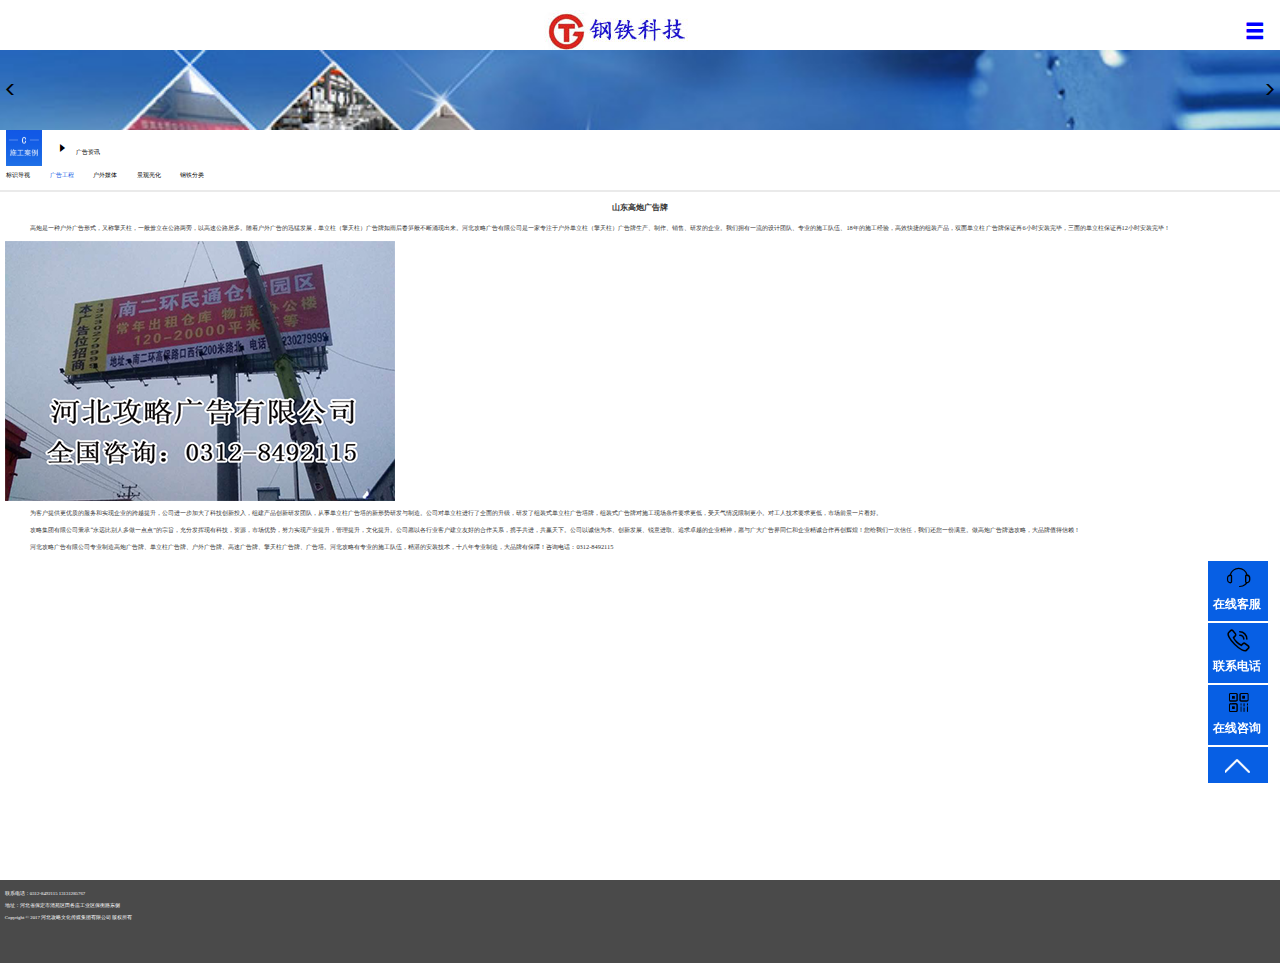
<file: newcomon.html>
<!DOCTYPE html>
<html lang="en">
<head>
    <meta charset="UTF-8">
    <meta name="viewport" content="width=device-width, initial-scale=1.0">
    <meta http-equiv="X-UA-Compatible" content="ie=edge">
    <title>施工案例详情</title>
    <link rel="stylesheet" href="css/01.css">
    <link rel="stylesheet" href="css/common.css">
    <link rel="stylesheet" href="fonts11/iconfont.css">
    <link rel="stylesheet" href="fonts9/iconfont.css">
</head>
<body>
     <div class="header ">
        <img src="images/logo2.jpg" alt="">
        <span class="iconfont fr" id="span">&#xe6c9;</span>
        <div class="xiala" id="xia" style="display: none;">
            <ul>
                <li><a href="./index.html">首页</a></li>
                <li><a href="./gongsijianjie.html">关于攻略</a></li>
                <li><a href="./anli.html">施工案例</a></li>
                <li><a href="./news.html">新闻资讯</a></li>
                <li><a href="./lianxi.html">联系我们</a></li>
            </ul>
        </div>
    </div>
    
    <div class="banner">
        <ul class="clearfix" id="ban">
            <li><img src="images/banner1.jpg" alt=""></li>
            <li><img src="images/banner3.jpg" alt=""></li>
        </ul>
        <span class="iconfont pal" id="sp1">&#xe6ca;</span>
        <span class="iconfont par" id="sp2">&#xe6cb;</span>
    </div>


    <div class="nav">
        <img src="images/shi.png" alt="">
        <span class="iconfont">&#xe614;<a href="#">广告资讯</a></span>
    </div>

    <div class="nav1">
        <ul>
            <li><a href="#" >标识导视</a></li >
            <li><a href="#" style="color: #1159E5;">广告工程</a></li>
            <li><a href="#">户外媒体</a></li>
            <li><a href="#">景观亮化</a></li>
            <li><a href="#">钢铁分类</a></li>
        </ul>
    </div>

    <div class="content">
        <h2>山东高炮广告牌</h2>
        <p>高炮是一种户外广告形式，又称擎天柱，一般耸立在公路两旁，以高速公路居多。随着户外广告的迅猛发展，单立柱（擎天柱）广告牌如雨后春笋般不断涌现出来。河北攻略广告有限公司是一家专注于户外单立柱（擎天柱）广告牌生产、制作、销售、研发的企业。我们拥有一流的设计团队、专业的施工队伍、18年的施工经验，高效快捷的组装产品，双面单立柱
        广告牌保证再6小时安装完毕，三面的单立柱保证再12小时安装完毕！</p>
        <img src="images/lupai.png" alt="">
        <p>为客户提供更优质的服务和实现企业的跨越提升，公司进一步加大了科技创新投入，组建产品创新研发团队，从事单立柱广告塔的新形势研发与制造。公司对单立柱进行了全面的升级，研发了组装式单立柱广告塔牌，组装式广告牌对施工现场条件要求更低，受天气情况限制更小。对工人技术要求更低，市场前景一片看好。
        </p>
        <p>攻略集团有限公司秉承“永远比别人多做一点点”的宗旨，充分发挥现有科技，资源，市场优势，努力实现产业提升，管理提升，文化提升。公司愿以各行业客户建立友好的合作关系，携手共进，共赢天下。公司以诚信为本、创新发展、锐意进取、追求卓越的企业精神，愿与广大广告界同仁和企业精诚合作再创辉煌！您给我们一次信任，我们还您一份满意。做高炮广告牌选攻略，大品牌值得信赖！</p>
        <p>河北攻略广告有限公司专业制造高炮广告牌、单立柱广告牌、户外广告牌、高速广告牌、擎天柱广告牌、广告塔。河北攻略有专业的施工队伍，精湛的安装技术，十八年专业制造，大品牌有保障！咨询电话：0312-8492115</p>
    </div>


    <div class="xuanf">
        <div class="box1">
            <span class="iconfont">&#xe60f;</span>
            <h3>在线客服</h3>
        </div>
        <div class="box1">
            <span class="iconfont">&#xe76e;</span>
            <h3>联系电话</h3>
        </div>
        <div class="box1">
            <span class="iconfont">&#xe646;</span>
            <h3>在线咨询</h3>
        </div>
    
        <div class="box2">
            <img src="images/san.png" alt="">
        </div>
    </div>

    <div class="footer">
        <p>联系电话：0312-8492115  13131285767  </p>
        <p>地址：河北省保定市清苑区田各庄工业区保衡路东侧</p>
        <p>Copyright © 2017 河北攻略文化传媒集团有限公司 版权所有</p>   
    </div>


     <script src="js/index.js"></script>
    <script>
   var osp1 = document.getElementById('sp1');
   var osp2 = document.getElementById('sp2');
   var oban = document.getElementById('ban');
   osp1.onclick = function(){
       oban.style.left='0';
   }
   osp2.onclick = function(){
    oban.style.left='-100%';
}
    </script>
</body>
</html>
</file>
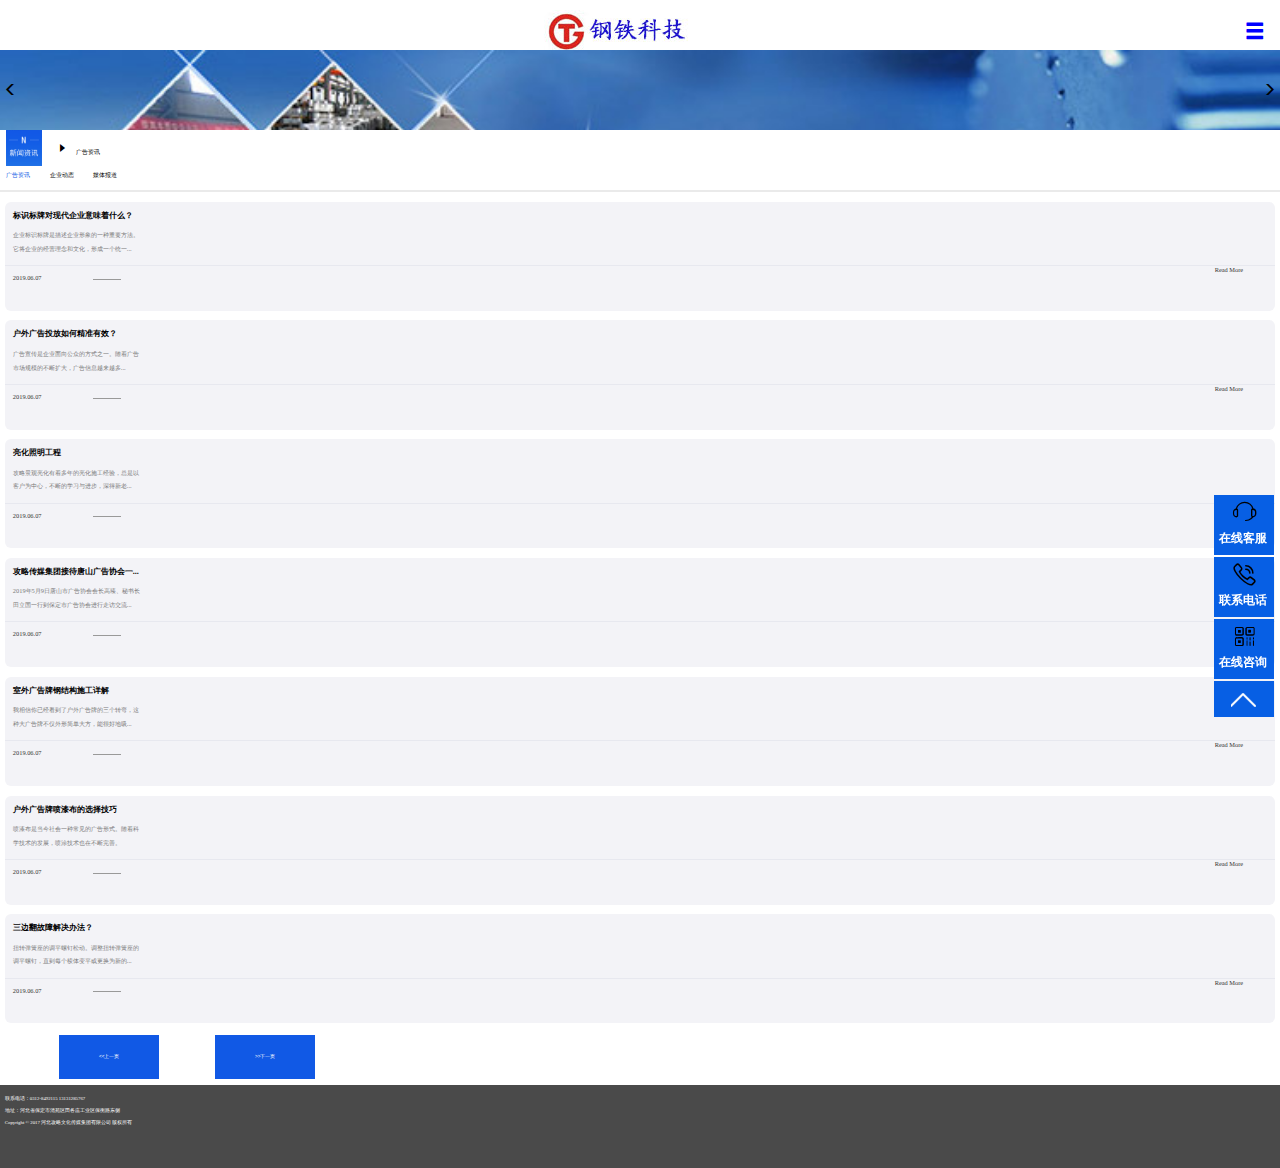
<file: news.html>
<!DOCTYPE html>
<html lang="en">
<head>
    <meta charset="UTF-8">
    <meta name="viewport" content="width=device-width, initial-scale=1.0">
    <meta http-equiv="X-UA-Compatible" content="ie=edge">
    <title>新闻资讯</title>
    <link rel="stylesheet" href="css/03.css">
    <link rel="stylesheet" href="css/common.css">
    <link rel="stylesheet" href="fonts11/iconfont.css">
    <link rel="stylesheet" href="fonts9/iconfont.css">
</head>
<body>
    <div class="header ">
        <img src="images/logo2.jpg" alt="">
        <span class="iconfont fr" id="span">&#xe6c9;</span>
        <div class="xiala" id="xia" style="display: none;">
            <ul>
                <li><a href="./index.html">首页</a></li>
                <li><a href="./gongsijianjie.html">关于攻略</a></li>
                <li><a href="./anli.html">施工案例</a></li>
                <li><a href="./news.html">新闻资讯</a></li>
                <li><a href="./lianxi.html">联系我们</a></li>
            </ul>
        </div>
    </div>
    
    <div class="banner">
        <ul class="clearfix" id="ban">
            <li><img src="images/banner1.jpg" alt=""></li>
            <li><img src="images/banner3.jpg" alt=""></li>
        </ul>
        <span class="iconfont pal" id="sp1">&#xe6ca;</span>
        <span class="iconfont par" id="sp2">&#xe6cb;</span>
    </div>

    <div class="nav">
        <img src="images/news.png" alt="">
        <span class="iconfont">&#xe614;<a href="#">广告资讯</a></span>
    </div>

    <div class="nav1">
        <ul>
            <li><a href="#" style="color: #1159E5;">广告资讯</a></li >
            <li><a href="#">企业动态</a></li>
            <li><a href="#">媒体报道</a></li>
        </ul>
    </div>

    <div class="content">
        <h3>标识标牌对现代企业意味着什么？</h3>
        <p>企业标识标牌是描述企业形象的一种重要方法。</p>
        <p>它将企业的经营理念和文化，形成一个统一...</p>
        <div class="time">
            <span>2019.06.07</span>
            <img src="images/heng.png" alt="">
            <a href="#">Read More</a>
        </div>
    </div>

    <div class="content">
        <h3>户外广告投放如何精准有效？</h3>
        <p>广告宣传是企业面向公众的方式之一。随着广告</p>
        <p>市场规模的不断扩大，广告信息越来越多...</p>
        <div class="time">
            <span>2019.06.07</span>
            <img src="images/heng.png" alt="">
            <a href="#">Read More</a>
        </div>
    </div>
<div class="cont">
    <div class="content">
        <h3>亮化照明工程</h3>
        <p>攻略景观亮化有着多年的亮化施工经验，总是以</p>
        <p>客户为中心，不断的学习与进步，深得新老...</p>
        <div class="time">
            <span>2019.06.07</span>
            <img src="images/heng.png" alt="">
            <a href="#">Read More</a>
        </div>
    </div>

    <div class="content">
        <h3>攻略传媒集团接待唐山广告协会一...</h3>
        <p>2019年5月9日唐山市广告协会会长高臻、秘书长</p>
        <p>田立国一行到保定市广告协会进行走访交流...</p>
        <div class="time">
            <span>2019.06.07</span>
            <img src="images/heng.png" alt="">
            <a href="#">Read More</a>
        </div>
    </div>

    <div class="content">
        <h3>室外广告牌钢结构施工详解</h3>
        <p>我相信你已经看到了户外广告牌的三个转弯，这</p>
        <p>种大广告牌不仅外形简单大方，能很好地吸...</p>
        <div class="time">
            <span>2019.06.07</span>
            <img src="images/heng.png" alt="">
            <a href="#">Read More</a>
        </div>
    </div>

    <div class="content">
        <h3>户外广告牌喷漆布的选择技巧</h3>
        <p>喷漆布是当今社会一种常见的广告形式。随着科</p>
        <p>学技术的发展，喷涂技术也在不断完善。</p>
        <div class="time">
            <span>2019.06.07</span>
            <img src="images/heng.png" alt="">
            <a href="#">Read More</a>
        </div>
    </div>

    <div class="content">
        <h3>三边翻故障解决办法？</h3>
        <p>扭转弹簧座的调平螺钉松动。调整扭转弹簧座的</p>
        <p>调平螺钉，直到每个棱体变平或更换为新的...</p>
        <div class="time">
            <span>2019.06.07</span>
            <img src="images/heng.png" alt="">
            <a href="#">Read More</a>
        </div>
    </div>
</div>

<div class="xuanf">
    <div class="box1">
        <span class="iconfont">&#xe60f;</span>
        <h3>在线客服</h3>
    </div>
    <div class="box1">
        <span class="iconfont">&#xe76e;</span>
        <h3>联系电话</h3>
    </div>
    <div class="box1">
        <span class="iconfont">&#xe646;</span>
        <h3>在线咨询</h3>
    </div>

    <div class="box2">
        <img src="images/san.png" alt="">
    </div>
</div>

   <div class="btn">
       <input type="button" value="&lt&lt上一页">
       <input type="button" value="&gt&gt下一页">
   </div>
    <div class="footer">
        <p>联系电话：0312-8492115  13131285767  </p>
        <p>地址：河北省保定市清苑区田各庄工业区保衡路东侧</p>
        <p>Copyright © 2017 河北攻略文化传媒集团有限公司 版权所有</p>   
    </div>

    <script src="js/index.js"></script>
    <script>
   var osp1 = document.getElementById('sp1');
   var osp2 = document.getElementById('sp2');
   var oban = document.getElementById('ban');
   osp1.onclick = function(){
       oban.style.left='0';
   }
   osp2.onclick = function(){
    oban.style.left='-100%';
}
    </script>

</body>
</html>
</file>
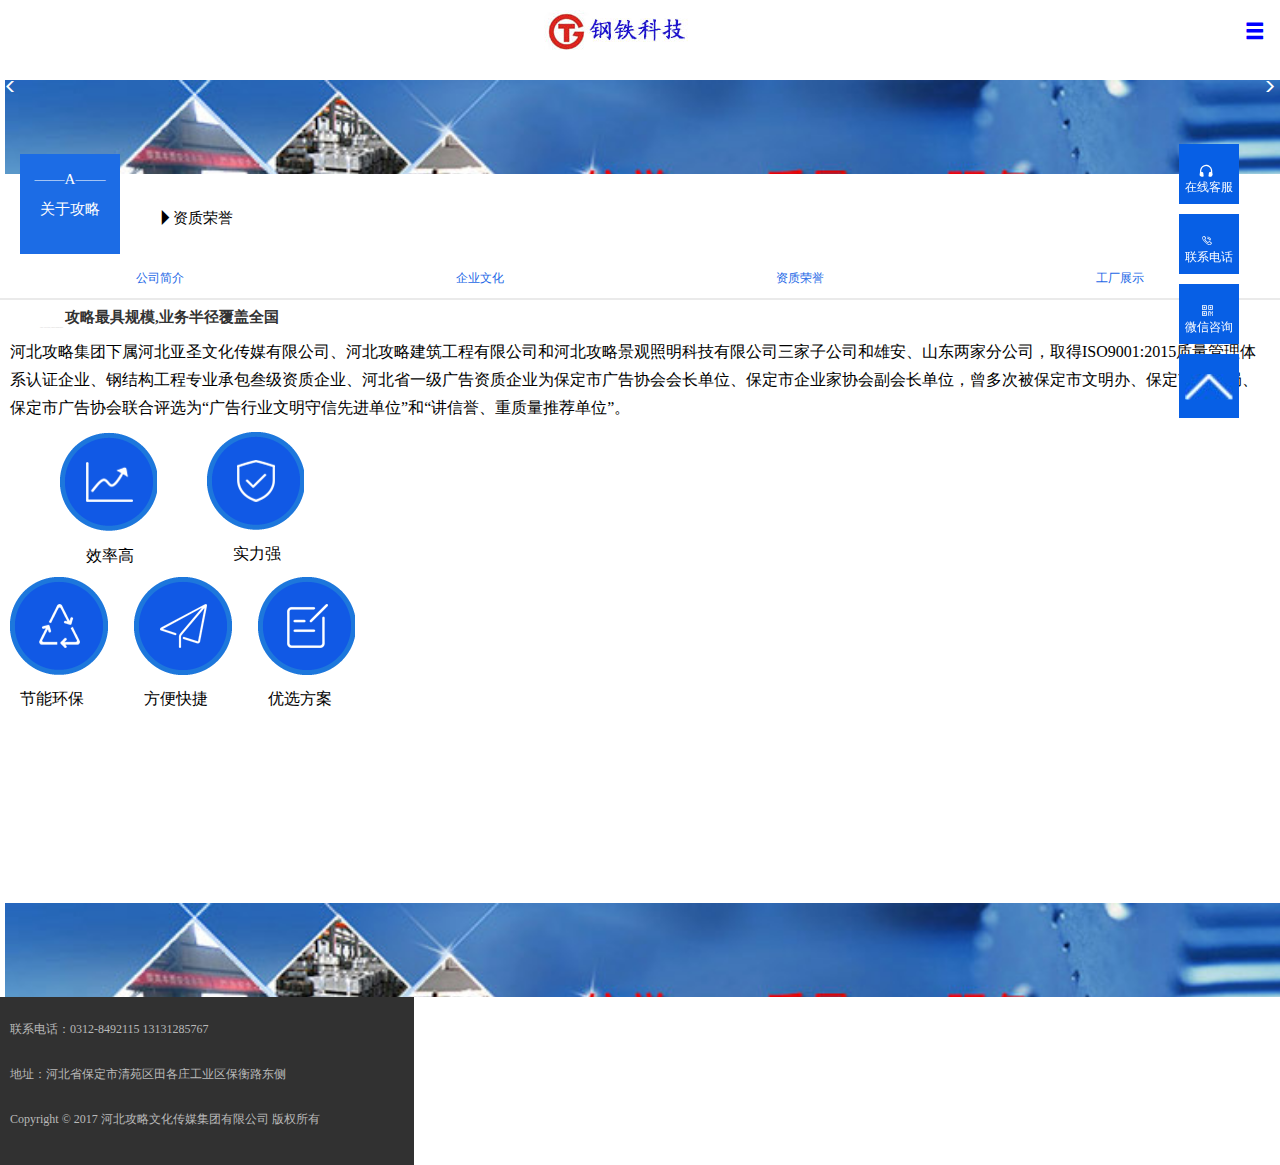
<file: qiyewenhua.html>
<!DOCTYPE html>
<html lang="en">
<head>
    <meta charset="UTF-8">
    <meta name="viewport" content="width=device-width, initial-scale=1.0">
    <meta http-equiv="X-UA-Compatible" content="ie=edge">
    <title>钢铁科技</title>
    <link rel="stylesheet" href="common.css">
    <link rel="stylesheet" href="style2.css">
    <link rel="stylesheet" href="font_opmqsxyt0f/iconfont.css">
    <link rel="stylesheet" href="download (6)/font_xt99aqlhn/iconfont.css">
    <link rel="stylesheet" href="style.css">
    <link rel="stylesheet" href="fonts9/iconfont.css">
</head>
<body>
    <div class="header ">
        <img src="./images/logo.jpg" alt="">
        <span class="iconfont fr" id="span">&#xe6c9;</span>
        <div class="xiala" id="xia" style="display: none;">
            <ul>
                <li><a href="./index.html">首页</a></li>
                <li><a href="./gongsijianjie.html">关于攻略</a></li>
                <li><a href="./anli.html">施工案例</a></li>
                <li><a href="./news.html">新闻资讯</a></li>
                <li><a href="./lianxi.html">联系我们</a></li>
            </ul>      
        </div>
    </div>
    <div class="banner">
        <ul class="clearfix" id="ban">
            <li><img src="./images/banner1.jpg" alt=""></li>
            <li><img src="./images/banner2.jpg" alt=""></li>
        </ul>
        <span class="iconfont pal" id="sp1">&#xe6ca;</span>
        <span class="iconfont par" id="sp2">&#xe6cb;</span>
    </div>
    <div class="content">
        <div class="content_top"> 
            <div class="p">
                <p>——A——</p>          
                <p>关于攻略</p>
            </div>
            <div class="shiliangtu">
                <span class="iconfont" style="float: left; font-size: 15px;">&#xe64e;</span>
                <strong>资质荣誉</strong>
            </div>                  
        </div>
    </div>
    <div class="content_neirong">
        <ul>
        <li><a href="gongsijianjie.html">公司简介</a></li>
        <li><a href="qiyewenhua.html">企业文化</a></li>
        <li><a href="./gongchangzhanshi.html">资质荣誉</a></li>
        <li><a href="./gongchang.html">工厂展示</a></li>
        </ul>
        <h4>攻略最具规模,业务半径覆盖全国</h4>
        <p>Gonglve excellent quality, leading the production process</p>
    </div>
    <div class="gong">
        <p>河北攻略集团下属河北亚圣文化传媒有限公司、河北攻略建筑工程有限公司和河北攻略景观照明科技有限公司三家子公司和雄安、山东两家分公司，取得ISO9001:2015质量管理体系认证企业、钢结构工程专业承包叁级资质企业、河北省一级广告资质企业为保定市广告协会会长单位、保定市企业家协会副会长单位，曾多次被保定市文明办、保定市工商局、保定市广告协会联合评选为“广告行业文明守信先进单位”和“讲信誉、重质量推荐单位”。</p>
        <ul class="ul1">
            <li>
                <img src="images/xiaolv.png" alt="">
                <p>效率高</p>
            </li>
            <li>
                <img src="images/shili.png" alt="">
                <p>实力强</p>
            </li>
        </ul>
        <ul class="ul2">
            <li>
                <img src="images/jieneng.png" alt="">
                <p>节能环保</p>
            </li>
            <li>
                <img src="images/fangbian.png" alt="">
                <p>方便快捷</p>
            </li>
            <li>
                <img src="images/youhua.png" alt="">
                <p>优选方案</p>
            </li>
        </ul>
    </div>
    <div class="banner">
        <img src="images/banner1.jpg" alt="">
        <p>立足河北，展望全国，我公司每年制作安装单立柱塔型广告牌500多座，其中每年新增加合作广告公司客户近百家，资源共享强强联合，形成了庞大的户外媒体供应和客户资源平台。为您建成后的塔牌媒体还可以通过集团下属传媒分公司纳入我们的媒体库加以整合营销，以扩充您的招商渠道，加速您的招商进程，提高上画率，降低空档期，明智之选，舍我其谁！</p>
        <p>海阔凭鱼跃，天高任鸟飞，未来的发展中攻略集团将继续秉承“路虽远，行将必至；事虽难，做将必成”的企业精神。以信为本、以诚待客、以客户发展和员工成就为己任，将“攻略”品牌打造成比肩国际一流企业的行业巨人。</p>
    </div>
    <div class="footer">
        <p>联系电话：0312-8492115  13131285767  
        <p>地址：河北省保定市清苑区田各庄工业区保衡路东侧</p>
        <p>Copyright © 2017 河北攻略文化传媒集团有限公司 版权所有</p>
    </div>
    <div class="lie">
        <div class="l1">
            <span class="iconfont" >&#xe503;</span>
            <p>在线客服</p>
        </div>
        <div class="l2">
            <span class="iconfont"  >&#xe609;</span>
            <p>联系电话</p>
        </div>
        <div class="l3">
            <span class="iconfont" >&#xe6a8;</span>
            <p>微信咨询</p>
        </div>
        <div class="l4">
            <img src="images/jian.png" alt="">
        </div>
    </div>
    <script src="index.js"></script>
 </script>
</body>
</html>
</file>
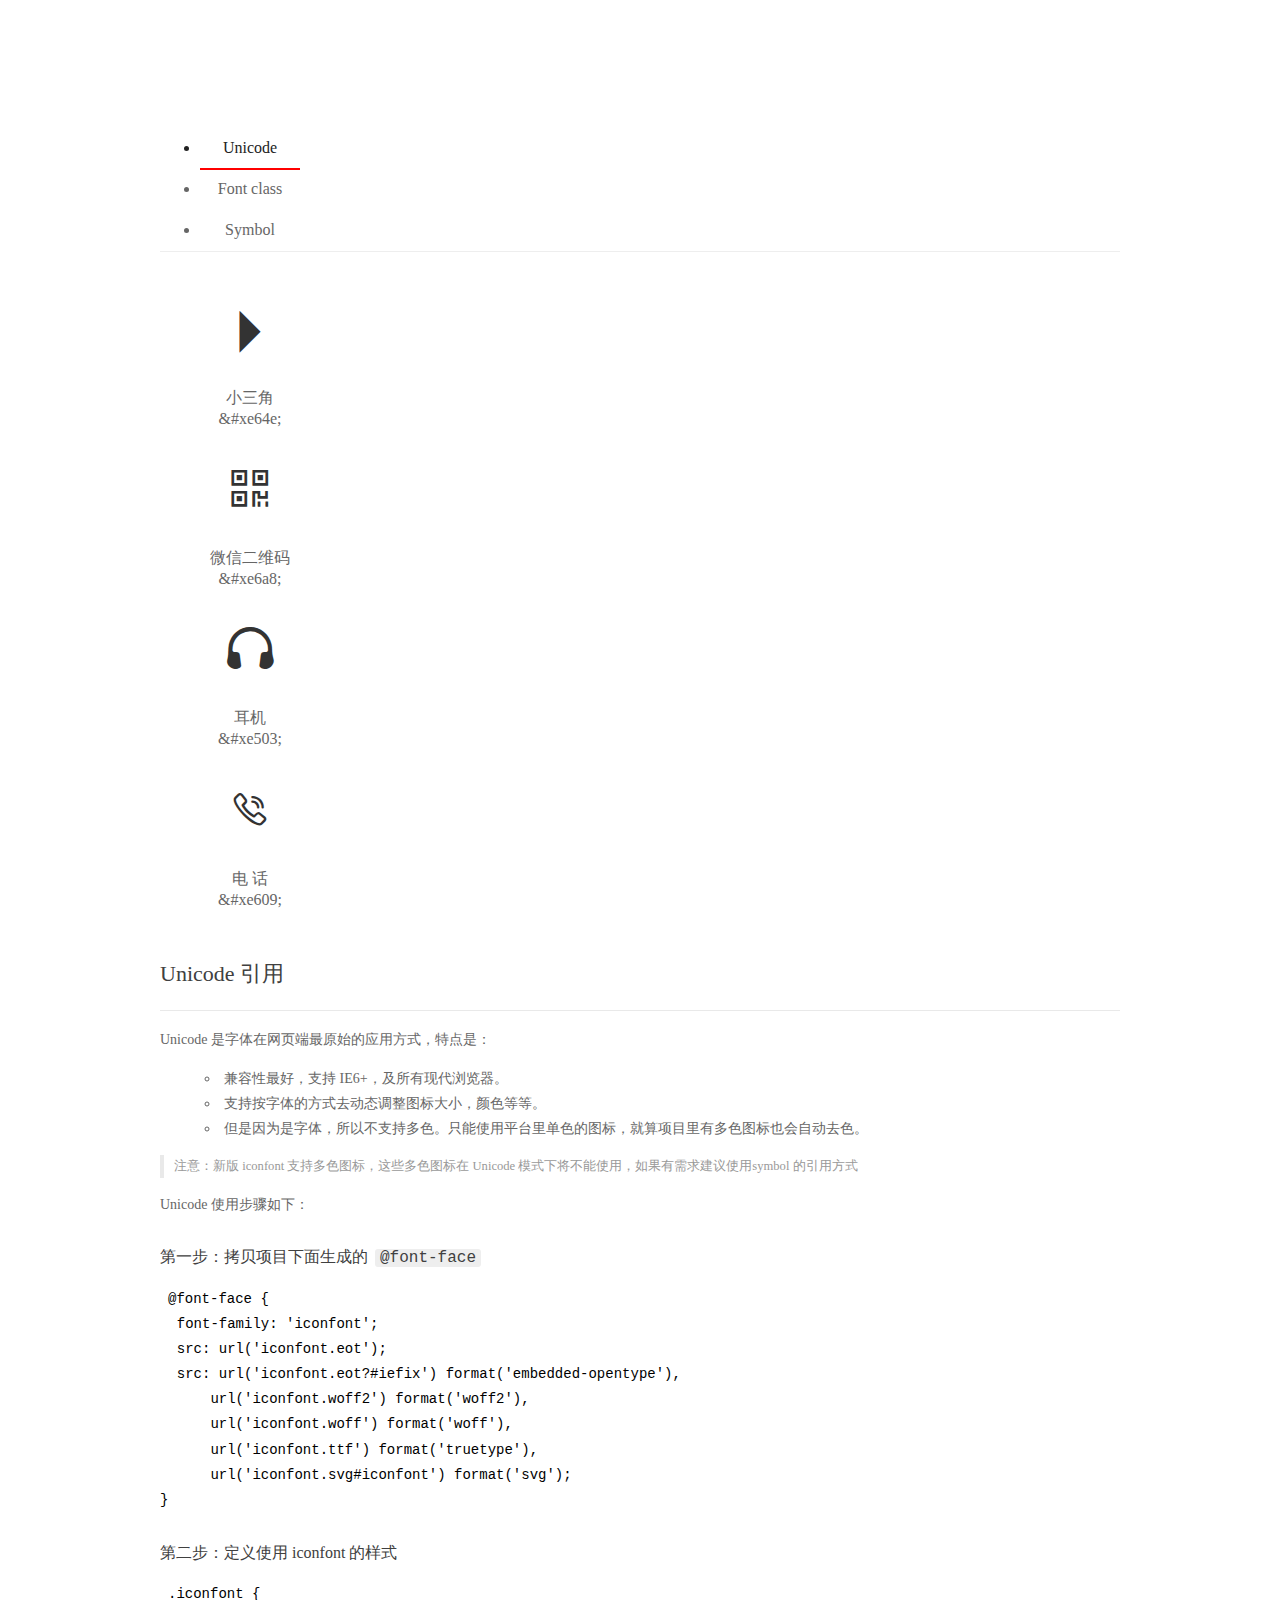
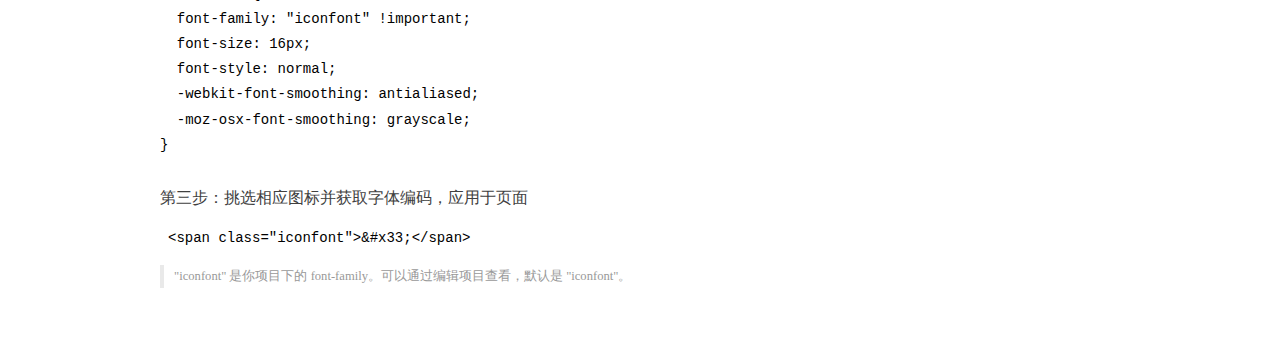
<file: font_opmqsxyt0f/demo_index.html>
<!DOCTYPE html>
<html>
<head>
  <meta charset="utf-8"/>
  <title>IconFont Demo</title>
  <link rel="shortcut icon" href="https://gtms04.alicdn.com/tps/i4/TB1_oz6GVXXXXaFXpXXJDFnIXXX-64-64.ico" type="image/x-icon"/>
  <link rel="stylesheet" href="https://g.alicdn.com/thx/cube/1.3.2/cube.min.css">
  <link rel="stylesheet" href="demo.css">
  <link rel="stylesheet" href="iconfont.css">
  <script src="iconfont.js"></script>
  <!-- jQuery -->
  <script src="https://a1.alicdn.com/oss/uploads/2018/12/26/7bfddb60-08e8-11e9-9b04-53e73bb6408b.js"></script>
  <!-- 代码高亮 -->
  <script src="https://a1.alicdn.com/oss/uploads/2018/12/26/a3f714d0-08e6-11e9-8a15-ebf944d7534c.js"></script>
</head>
<body>
  <div class="main">
    <h1 class="logo"><a href="https://www.iconfont.cn/" title="iconfont 首页" target="_blank">&#xe86b;</a></h1>
    <div class="nav-tabs">
      <ul id="tabs" class="dib-box">
        <li class="dib active"><span>Unicode</span></li>
        <li class="dib"><span>Font class</span></li>
        <li class="dib"><span>Symbol</span></li>
      </ul>
      
    </div>
    <div class="tab-container">
      <div class="content unicode" style="display: block;">
          <ul class="icon_lists dib-box">
          
            <li class="dib">
              <span class="icon iconfont">&#xe64e;</span>
                <div class="name">小三角</div>
                <div class="code-name">&amp;#xe64e;</div>
              </li>
          
            <li class="dib">
              <span class="icon iconfont">&#xe6a8;</span>
                <div class="name">微信二维码</div>
                <div class="code-name">&amp;#xe6a8;</div>
              </li>
          
            <li class="dib">
              <span class="icon iconfont">&#xe503;</span>
                <div class="name">耳机</div>
                <div class="code-name">&amp;#xe503;</div>
              </li>
          
            <li class="dib">
              <span class="icon iconfont">&#xe609;</span>
                <div class="name">电 话</div>
                <div class="code-name">&amp;#xe609;</div>
              </li>
          
          </ul>
          <div class="article markdown">
          <h2 id="unicode-">Unicode 引用</h2>
          <hr>

          <p>Unicode 是字体在网页端最原始的应用方式，特点是：</p>
          <ul>
            <li>兼容性最好，支持 IE6+，及所有现代浏览器。</li>
            <li>支持按字体的方式去动态调整图标大小，颜色等等。</li>
            <li>但是因为是字体，所以不支持多色。只能使用平台里单色的图标，就算项目里有多色图标也会自动去色。</li>
          </ul>
          <blockquote>
            <p>注意：新版 iconfont 支持多色图标，这些多色图标在 Unicode 模式下将不能使用，如果有需求建议使用symbol 的引用方式</p>
          </blockquote>
          <p>Unicode 使用步骤如下：</p>
          <h3 id="-font-face">第一步：拷贝项目下面生成的 <code>@font-face</code></h3>
<pre><code class="language-css"
>@font-face {
  font-family: 'iconfont';
  src: url('iconfont.eot');
  src: url('iconfont.eot?#iefix') format('embedded-opentype'),
      url('iconfont.woff2') format('woff2'),
      url('iconfont.woff') format('woff'),
      url('iconfont.ttf') format('truetype'),
      url('iconfont.svg#iconfont') format('svg');
}
</code></pre>
          <h3 id="-iconfont-">第二步：定义使用 iconfont 的样式</h3>
<pre><code class="language-css"
>.iconfont {
  font-family: "iconfont" !important;
  font-size: 16px;
  font-style: normal;
  -webkit-font-smoothing: antialiased;
  -moz-osx-font-smoothing: grayscale;
}
</code></pre>
          <h3 id="-">第三步：挑选相应图标并获取字体编码，应用于页面</h3>
<pre>
<code class="language-html"
>&lt;span class="iconfont"&gt;&amp;#x33;&lt;/span&gt;
</code></pre>
          <blockquote>
            <p>"iconfont" 是你项目下的 font-family。可以通过编辑项目查看，默认是 "iconfont"。</p>
          </blockquote>
          </div>
      </div>
      <div class="content font-class">
        <ul class="icon_lists dib-box">
          
          <li class="dib">
            <span class="icon iconfont icon-xiaosanjiao01"></span>
            <div class="name">
              小三角
            </div>
            <div class="code-name">.icon-xiaosanjiao01
            </div>
          </li>
          
          <li class="dib">
            <span class="icon iconfont icon-weixinerweima"></span>
            <div class="name">
              微信二维码
            </div>
            <div class="code-name">.icon-weixinerweima
            </div>
          </li>
          
          <li class="dib">
            <span class="icon iconfont icon-erji"></span>
            <div class="name">
              耳机
            </div>
            <div class="code-name">.icon-erji
            </div>
          </li>
          
          <li class="dib">
            <span class="icon iconfont icon-dianhua"></span>
            <div class="name">
              电 话
            </div>
            <div class="code-name">.icon-dianhua
            </div>
          </li>
          
        </ul>
        <div class="article markdown">
        <h2 id="font-class-">font-class 引用</h2>
        <hr>

        <p>font-class 是 Unicode 使用方式的一种变种，主要是解决 Unicode 书写不直观，语意不明确的问题。</p>
        <p>与 Unicode 使用方式相比，具有如下特点：</p>
        <ul>
          <li>兼容性良好，支持 IE8+，及所有现代浏览器。</li>
          <li>相比于 Unicode 语意明确，书写更直观。可以很容易分辨这个 icon 是什么。</li>
          <li>因为使用 class 来定义图标，所以当要替换图标时，只需要修改 class 里面的 Unicode 引用。</li>
          <li>不过因为本质上还是使用的字体，所以多色图标还是不支持的。</li>
        </ul>
        <p>使用步骤如下：</p>
        <h3 id="-fontclass-">第一步：引入项目下面生成的 fontclass 代码：</h3>
<pre><code class="language-html">&lt;link rel="stylesheet" href="./iconfont.css"&gt;
</code></pre>
        <h3 id="-">第二步：挑选相应图标并获取类名，应用于页面：</h3>
<pre><code class="language-html">&lt;span class="iconfont icon-xxx"&gt;&lt;/span&gt;
</code></pre>
        <blockquote>
          <p>"
            iconfont" 是你项目下的 font-family。可以通过编辑项目查看，默认是 "iconfont"。</p>
        </blockquote>
      </div>
      </div>
      <div class="content symbol">
          <ul class="icon_lists dib-box">
          
            <li class="dib">
                <svg class="icon svg-icon" aria-hidden="true">
                  <use xlink:href="#icon-xiaosanjiao01"></use>
                </svg>
                <div class="name">小三角</div>
                <div class="code-name">#icon-xiaosanjiao01</div>
            </li>
          
            <li class="dib">
                <svg class="icon svg-icon" aria-hidden="true">
                  <use xlink:href="#icon-weixinerweima"></use>
                </svg>
                <div class="name">微信二维码</div>
                <div class="code-name">#icon-weixinerweima</div>
            </li>
          
            <li class="dib">
                <svg class="icon svg-icon" aria-hidden="true">
                  <use xlink:href="#icon-erji"></use>
                </svg>
                <div class="name">耳机</div>
                <div class="code-name">#icon-erji</div>
            </li>
          
            <li class="dib">
                <svg class="icon svg-icon" aria-hidden="true">
                  <use xlink:href="#icon-dianhua"></use>
                </svg>
                <div class="name">电 话</div>
                <div class="code-name">#icon-dianhua</div>
            </li>
          
          </ul>
          <div class="article markdown">
          <h2 id="symbol-">Symbol 引用</h2>
          <hr>

          <p>这是一种全新的使用方式，应该说这才是未来的主流，也是平台目前推荐的用法。相关介绍可以参考这篇<a href="">文章</a>
            这种用法其实是做了一个 SVG 的集合，与另外两种相比具有如下特点：</p>
          <ul>
            <li>支持多色图标了，不再受单色限制。</li>
            <li>通过一些技巧，支持像字体那样，通过 <code>font-size</code>, <code>color</code> 来调整样式。</li>
            <li>兼容性较差，支持 IE9+，及现代浏览器。</li>
            <li>浏览器渲染 SVG 的性能一般，还不如 png。</li>
          </ul>
          <p>使用步骤如下：</p>
          <h3 id="-symbol-">第一步：引入项目下面生成的 symbol 代码：</h3>
<pre><code class="language-html">&lt;script src="./iconfont.js"&gt;&lt;/script&gt;
</code></pre>
          <h3 id="-css-">第二步：加入通用 CSS 代码（引入一次就行）：</h3>
<pre><code class="language-html">&lt;style&gt;
.icon {
  width: 1em;
  height: 1em;
  vertical-align: -0.15em;
  fill: currentColor;
  overflow: hidden;
}
&lt;/style&gt;
</code></pre>
          <h3 id="-">第三步：挑选相应图标并获取类名，应用于页面：</h3>
<pre><code class="language-html">&lt;svg class="icon" aria-hidden="true"&gt;
  &lt;use xlink:href="#icon-xxx"&gt;&lt;/use&gt;
&lt;/svg&gt;
</code></pre>
          </div>
      </div>

    </div>
  </div>
  <script>
  $(document).ready(function () {
      $('.tab-container .content:first').show()

      $('#tabs li').click(function (e) {
        var tabContent = $('.tab-container .content')
        var index = $(this).index()

        if ($(this).hasClass('active')) {
          return
        } else {
          $('#tabs li').removeClass('active')
          $(this).addClass('active')

          tabContent.hide().eq(index).fadeIn()
        }
      })
    })
  </script>
</body>
</html>
</file>
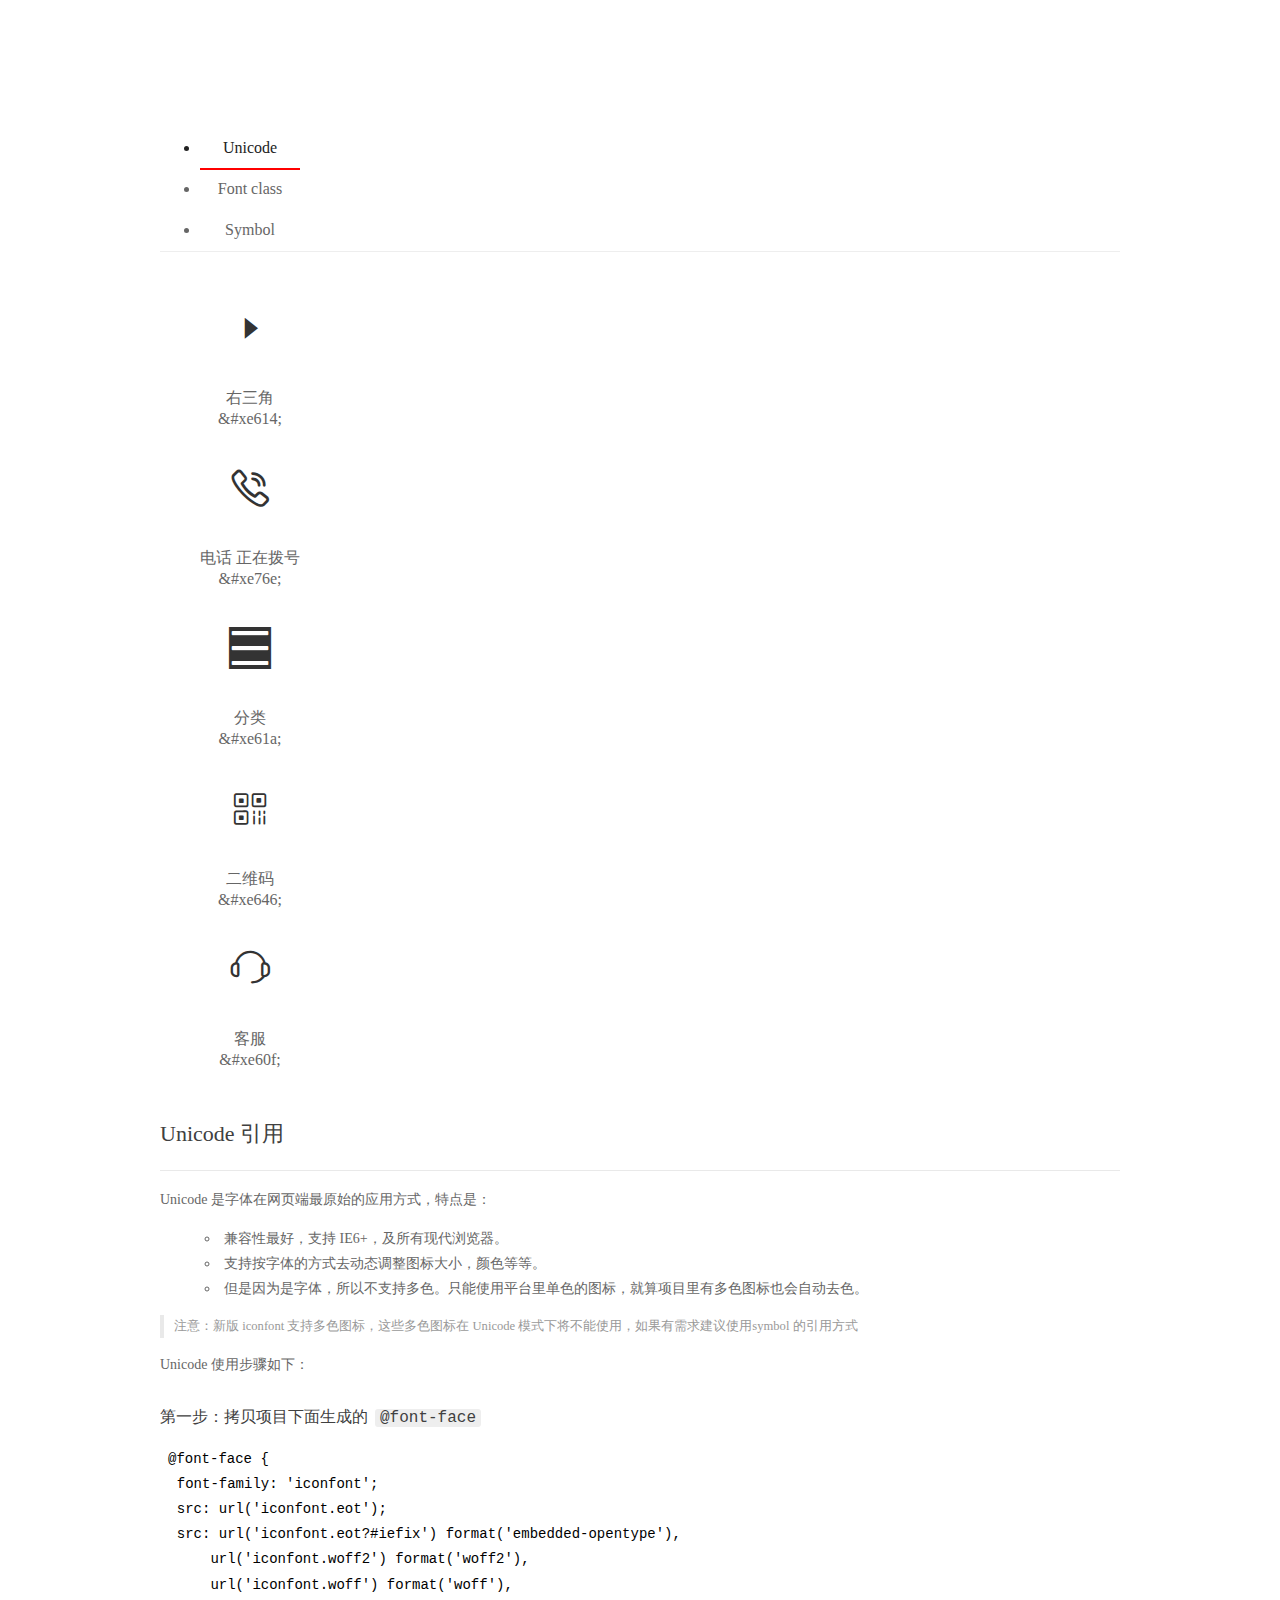
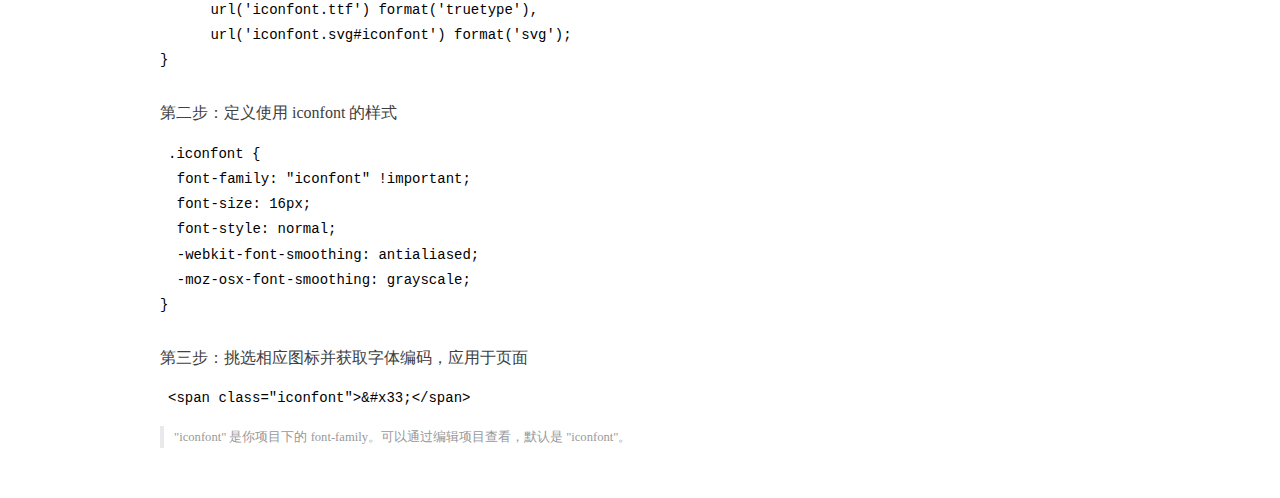
<file: fonts/demo_index.html>
<!DOCTYPE html>
<html>
<head>
  <meta charset="utf-8"/>
  <title>IconFont Demo</title>
  <link rel="shortcut icon" href="https://gtms04.alicdn.com/tps/i4/TB1_oz6GVXXXXaFXpXXJDFnIXXX-64-64.ico" type="image/x-icon"/>
  <link rel="stylesheet" href="https://g.alicdn.com/thx/cube/1.3.2/cube.min.css">
  <link rel="stylesheet" href="demo.css">
  <link rel="stylesheet" href="iconfont.css">
  <script src="iconfont.js"></script>
  <!-- jQuery -->
  <script src="https://a1.alicdn.com/oss/uploads/2018/12/26/7bfddb60-08e8-11e9-9b04-53e73bb6408b.js"></script>
  <!-- 代码高亮 -->
  <script src="https://a1.alicdn.com/oss/uploads/2018/12/26/a3f714d0-08e6-11e9-8a15-ebf944d7534c.js"></script>
</head>
<body>
  <div class="main">
    <h1 class="logo"><a href="https://www.iconfont.cn/" title="iconfont 首页" target="_blank">&#xe86b;</a></h1>
    <div class="nav-tabs">
      <ul id="tabs" class="dib-box">
        <li class="dib active"><span>Unicode</span></li>
        <li class="dib"><span>Font class</span></li>
        <li class="dib"><span>Symbol</span></li>
      </ul>
      
    </div>
    <div class="tab-container">
      <div class="content unicode" style="display: block;">
          <ul class="icon_lists dib-box">
          
            <li class="dib">
              <span class="icon iconfont">&#xe614;</span>
                <div class="name">右三角</div>
                <div class="code-name">&amp;#xe614;</div>
              </li>
          
            <li class="dib">
              <span class="icon iconfont">&#xe76e;</span>
                <div class="name">电话 正在拨号</div>
                <div class="code-name">&amp;#xe76e;</div>
              </li>
          
            <li class="dib">
              <span class="icon iconfont">&#xe61a;</span>
                <div class="name">分类</div>
                <div class="code-name">&amp;#xe61a;</div>
              </li>
          
            <li class="dib">
              <span class="icon iconfont">&#xe646;</span>
                <div class="name">二维码</div>
                <div class="code-name">&amp;#xe646;</div>
              </li>
          
            <li class="dib">
              <span class="icon iconfont">&#xe60f;</span>
                <div class="name">客服</div>
                <div class="code-name">&amp;#xe60f;</div>
              </li>
          
          </ul>
          <div class="article markdown">
          <h2 id="unicode-">Unicode 引用</h2>
          <hr>

          <p>Unicode 是字体在网页端最原始的应用方式，特点是：</p>
          <ul>
            <li>兼容性最好，支持 IE6+，及所有现代浏览器。</li>
            <li>支持按字体的方式去动态调整图标大小，颜色等等。</li>
            <li>但是因为是字体，所以不支持多色。只能使用平台里单色的图标，就算项目里有多色图标也会自动去色。</li>
          </ul>
          <blockquote>
            <p>注意：新版 iconfont 支持多色图标，这些多色图标在 Unicode 模式下将不能使用，如果有需求建议使用symbol 的引用方式</p>
          </blockquote>
          <p>Unicode 使用步骤如下：</p>
          <h3 id="-font-face">第一步：拷贝项目下面生成的 <code>@font-face</code></h3>
<pre><code class="language-css"
>@font-face {
  font-family: 'iconfont';
  src: url('iconfont.eot');
  src: url('iconfont.eot?#iefix') format('embedded-opentype'),
      url('iconfont.woff2') format('woff2'),
      url('iconfont.woff') format('woff'),
      url('iconfont.ttf') format('truetype'),
      url('iconfont.svg#iconfont') format('svg');
}
</code></pre>
          <h3 id="-iconfont-">第二步：定义使用 iconfont 的样式</h3>
<pre><code class="language-css"
>.iconfont {
  font-family: "iconfont" !important;
  font-size: 16px;
  font-style: normal;
  -webkit-font-smoothing: antialiased;
  -moz-osx-font-smoothing: grayscale;
}
</code></pre>
          <h3 id="-">第三步：挑选相应图标并获取字体编码，应用于页面</h3>
<pre>
<code class="language-html"
>&lt;span class="iconfont"&gt;&amp;#x33;&lt;/span&gt;
</code></pre>
          <blockquote>
            <p>"iconfont" 是你项目下的 font-family。可以通过编辑项目查看，默认是 "iconfont"。</p>
          </blockquote>
          </div>
      </div>
      <div class="content font-class">
        <ul class="icon_lists dib-box">
          
          <li class="dib">
            <span class="icon iconfont icon-yousanjiao"></span>
            <div class="name">
              右三角
            </div>
            <div class="code-name">.icon-yousanjiao
            </div>
          </li>
          
          <li class="dib">
            <span class="icon iconfont icon-dianhuazhengzaibohao"></span>
            <div class="name">
              电话 正在拨号
            </div>
            <div class="code-name">.icon-dianhuazhengzaibohao
            </div>
          </li>
          
          <li class="dib">
            <span class="icon iconfont icon-fenlei-"></span>
            <div class="name">
              分类
            </div>
            <div class="code-name">.icon-fenlei-
            </div>
          </li>
          
          <li class="dib">
            <span class="icon iconfont icon-ico"></span>
            <div class="name">
              二维码
            </div>
            <div class="code-name">.icon-ico
            </div>
          </li>
          
          <li class="dib">
            <span class="icon iconfont icon-kefu"></span>
            <div class="name">
              客服
            </div>
            <div class="code-name">.icon-kefu
            </div>
          </li>
          
        </ul>
        <div class="article markdown">
        <h2 id="font-class-">font-class 引用</h2>
        <hr>

        <p>font-class 是 Unicode 使用方式的一种变种，主要是解决 Unicode 书写不直观，语意不明确的问题。</p>
        <p>与 Unicode 使用方式相比，具有如下特点：</p>
        <ul>
          <li>兼容性良好，支持 IE8+，及所有现代浏览器。</li>
          <li>相比于 Unicode 语意明确，书写更直观。可以很容易分辨这个 icon 是什么。</li>
          <li>因为使用 class 来定义图标，所以当要替换图标时，只需要修改 class 里面的 Unicode 引用。</li>
          <li>不过因为本质上还是使用的字体，所以多色图标还是不支持的。</li>
        </ul>
        <p>使用步骤如下：</p>
        <h3 id="-fontclass-">第一步：引入项目下面生成的 fontclass 代码：</h3>
<pre><code class="language-html">&lt;link rel="stylesheet" href="./iconfont.css"&gt;
</code></pre>
        <h3 id="-">第二步：挑选相应图标并获取类名，应用于页面：</h3>
<pre><code class="language-html">&lt;span class="iconfont icon-xxx"&gt;&lt;/span&gt;
</code></pre>
        <blockquote>
          <p>"
            iconfont" 是你项目下的 font-family。可以通过编辑项目查看，默认是 "iconfont"。</p>
        </blockquote>
      </div>
      </div>
      <div class="content symbol">
          <ul class="icon_lists dib-box">
          
            <li class="dib">
                <svg class="icon svg-icon" aria-hidden="true">
                  <use xlink:href="#icon-yousanjiao"></use>
                </svg>
                <div class="name">右三角</div>
                <div class="code-name">#icon-yousanjiao</div>
            </li>
          
            <li class="dib">
                <svg class="icon svg-icon" aria-hidden="true">
                  <use xlink:href="#icon-dianhuazhengzaibohao"></use>
                </svg>
                <div class="name">电话 正在拨号</div>
                <div class="code-name">#icon-dianhuazhengzaibohao</div>
            </li>
          
            <li class="dib">
                <svg class="icon svg-icon" aria-hidden="true">
                  <use xlink:href="#icon-fenlei-"></use>
                </svg>
                <div class="name">分类</div>
                <div class="code-name">#icon-fenlei-</div>
            </li>
          
            <li class="dib">
                <svg class="icon svg-icon" aria-hidden="true">
                  <use xlink:href="#icon-ico"></use>
                </svg>
                <div class="name">二维码</div>
                <div class="code-name">#icon-ico</div>
            </li>
          
            <li class="dib">
                <svg class="icon svg-icon" aria-hidden="true">
                  <use xlink:href="#icon-kefu"></use>
                </svg>
                <div class="name">客服</div>
                <div class="code-name">#icon-kefu</div>
            </li>
          
          </ul>
          <div class="article markdown">
          <h2 id="symbol-">Symbol 引用</h2>
          <hr>

          <p>这是一种全新的使用方式，应该说这才是未来的主流，也是平台目前推荐的用法。相关介绍可以参考这篇<a href="">文章</a>
            这种用法其实是做了一个 SVG 的集合，与另外两种相比具有如下特点：</p>
          <ul>
            <li>支持多色图标了，不再受单色限制。</li>
            <li>通过一些技巧，支持像字体那样，通过 <code>font-size</code>, <code>color</code> 来调整样式。</li>
            <li>兼容性较差，支持 IE9+，及现代浏览器。</li>
            <li>浏览器渲染 SVG 的性能一般，还不如 png。</li>
          </ul>
          <p>使用步骤如下：</p>
          <h3 id="-symbol-">第一步：引入项目下面生成的 symbol 代码：</h3>
<pre><code class="language-html">&lt;script src="./iconfont.js"&gt;&lt;/script&gt;
</code></pre>
          <h3 id="-css-">第二步：加入通用 CSS 代码（引入一次就行）：</h3>
<pre><code class="language-html">&lt;style&gt;
.icon {
  width: 1em;
  height: 1em;
  vertical-align: -0.15em;
  fill: currentColor;
  overflow: hidden;
}
&lt;/style&gt;
</code></pre>
          <h3 id="-">第三步：挑选相应图标并获取类名，应用于页面：</h3>
<pre><code class="language-html">&lt;svg class="icon" aria-hidden="true"&gt;
  &lt;use xlink:href="#icon-xxx"&gt;&lt;/use&gt;
&lt;/svg&gt;
</code></pre>
          </div>
      </div>

    </div>
  </div>
  <script>
  $(document).ready(function () {
      $('.tab-container .content:first').show()

      $('#tabs li').click(function (e) {
        var tabContent = $('.tab-container .content')
        var index = $(this).index()

        if ($(this).hasClass('active')) {
          return
        } else {
          $('#tabs li').removeClass('active')
          $(this).addClass('active')

          tabContent.hide().eq(index).fadeIn()
        }
      })
    })
  </script>
</body>
</html>
</file>
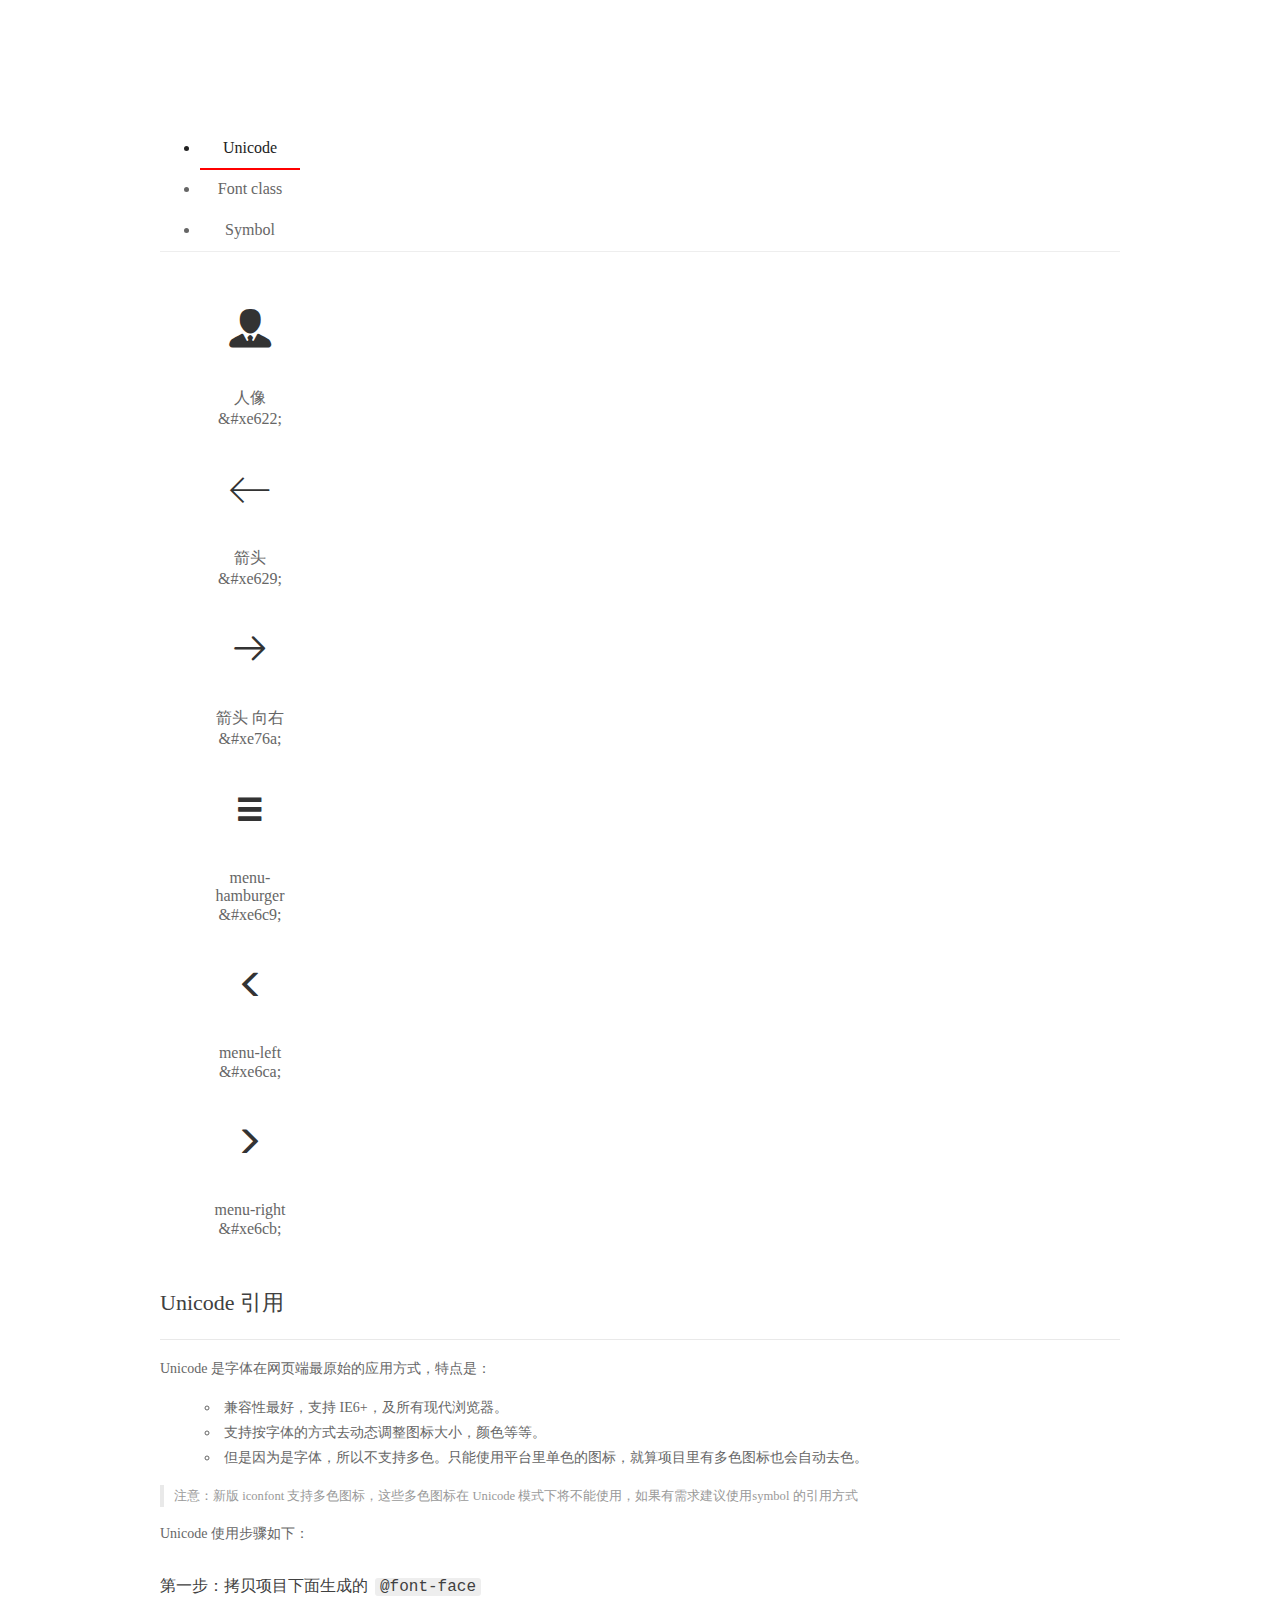
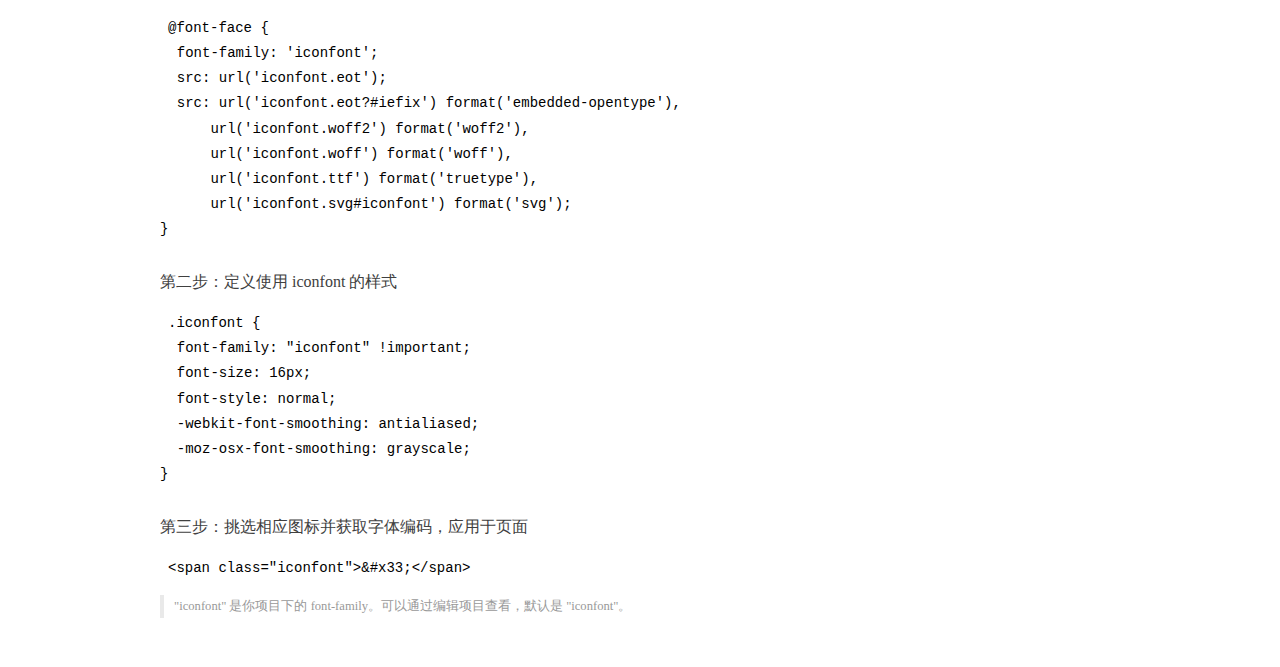
<file: fonts9/demo_index.html>
<!DOCTYPE html>
<html>
<head>
  <meta charset="utf-8"/>
  <title>IconFont Demo</title>
  <link rel="shortcut icon" href="https://gtms04.alicdn.com/tps/i4/TB1_oz6GVXXXXaFXpXXJDFnIXXX-64-64.ico" type="image/x-icon"/>
  <link rel="stylesheet" href="https://g.alicdn.com/thx/cube/1.3.2/cube.min.css">
  <link rel="stylesheet" href="demo.css">
  <link rel="stylesheet" href="iconfont.css">
  <script src="iconfont.js"></script>
  <!-- jQuery -->
  <script src="https://a1.alicdn.com/oss/uploads/2018/12/26/7bfddb60-08e8-11e9-9b04-53e73bb6408b.js"></script>
  <!-- 代码高亮 -->
  <script src="https://a1.alicdn.com/oss/uploads/2018/12/26/a3f714d0-08e6-11e9-8a15-ebf944d7534c.js"></script>
</head>
<body>
  <div class="main">
    <h1 class="logo"><a href="https://www.iconfont.cn/" title="iconfont 首页" target="_blank">&#xe86b;</a></h1>
    <div class="nav-tabs">
      <ul id="tabs" class="dib-box">
        <li class="dib active"><span>Unicode</span></li>
        <li class="dib"><span>Font class</span></li>
        <li class="dib"><span>Symbol</span></li>
      </ul>
      
    </div>
    <div class="tab-container">
      <div class="content unicode" style="display: block;">
          <ul class="icon_lists dib-box">
          
            <li class="dib">
              <span class="icon iconfont">&#xe622;</span>
                <div class="name">人像</div>
                <div class="code-name">&amp;#xe622;</div>
              </li>
          
            <li class="dib">
              <span class="icon iconfont">&#xe629;</span>
                <div class="name">箭头</div>
                <div class="code-name">&amp;#xe629;</div>
              </li>
          
            <li class="dib">
              <span class="icon iconfont">&#xe76a;</span>
                <div class="name">箭头 向右</div>
                <div class="code-name">&amp;#xe76a;</div>
              </li>
          
            <li class="dib">
              <span class="icon iconfont">&#xe6c9;</span>
                <div class="name">menu-hamburger</div>
                <div class="code-name">&amp;#xe6c9;</div>
              </li>
          
            <li class="dib">
              <span class="icon iconfont">&#xe6ca;</span>
                <div class="name">menu-left</div>
                <div class="code-name">&amp;#xe6ca;</div>
              </li>
          
            <li class="dib">
              <span class="icon iconfont">&#xe6cb;</span>
                <div class="name">menu-right</div>
                <div class="code-name">&amp;#xe6cb;</div>
              </li>
          
          </ul>
          <div class="article markdown">
          <h2 id="unicode-">Unicode 引用</h2>
          <hr>

          <p>Unicode 是字体在网页端最原始的应用方式，特点是：</p>
          <ul>
            <li>兼容性最好，支持 IE6+，及所有现代浏览器。</li>
            <li>支持按字体的方式去动态调整图标大小，颜色等等。</li>
            <li>但是因为是字体，所以不支持多色。只能使用平台里单色的图标，就算项目里有多色图标也会自动去色。</li>
          </ul>
          <blockquote>
            <p>注意：新版 iconfont 支持多色图标，这些多色图标在 Unicode 模式下将不能使用，如果有需求建议使用symbol 的引用方式</p>
          </blockquote>
          <p>Unicode 使用步骤如下：</p>
          <h3 id="-font-face">第一步：拷贝项目下面生成的 <code>@font-face</code></h3>
<pre><code class="language-css"
>@font-face {
  font-family: 'iconfont';
  src: url('iconfont.eot');
  src: url('iconfont.eot?#iefix') format('embedded-opentype'),
      url('iconfont.woff2') format('woff2'),
      url('iconfont.woff') format('woff'),
      url('iconfont.ttf') format('truetype'),
      url('iconfont.svg#iconfont') format('svg');
}
</code></pre>
          <h3 id="-iconfont-">第二步：定义使用 iconfont 的样式</h3>
<pre><code class="language-css"
>.iconfont {
  font-family: "iconfont" !important;
  font-size: 16px;
  font-style: normal;
  -webkit-font-smoothing: antialiased;
  -moz-osx-font-smoothing: grayscale;
}
</code></pre>
          <h3 id="-">第三步：挑选相应图标并获取字体编码，应用于页面</h3>
<pre>
<code class="language-html"
>&lt;span class="iconfont"&gt;&amp;#x33;&lt;/span&gt;
</code></pre>
          <blockquote>
            <p>"iconfont" 是你项目下的 font-family。可以通过编辑项目查看，默认是 "iconfont"。</p>
          </blockquote>
          </div>
      </div>
      <div class="content font-class">
        <ul class="icon_lists dib-box">
          
          <li class="dib">
            <span class="icon iconfont icon-renxiang"></span>
            <div class="name">
              人像
            </div>
            <div class="code-name">.icon-renxiang
            </div>
          </li>
          
          <li class="dib">
            <span class="icon iconfont icon-jiantoujinggao"></span>
            <div class="name">
              箭头
            </div>
            <div class="code-name">.icon-jiantoujinggao
            </div>
          </li>
          
          <li class="dib">
            <span class="icon iconfont icon-changyongtubiao-xianxingdaochu-zhuanqu-"></span>
            <div class="name">
              箭头 向右
            </div>
            <div class="code-name">.icon-changyongtubiao-xianxingdaochu-zhuanqu-
            </div>
          </li>
          
          <li class="dib">
            <span class="icon iconfont icon-menu-hamburger"></span>
            <div class="name">
              menu-hamburger
            </div>
            <div class="code-name">.icon-menu-hamburger
            </div>
          </li>
          
          <li class="dib">
            <span class="icon iconfont icon-menu-left"></span>
            <div class="name">
              menu-left
            </div>
            <div class="code-name">.icon-menu-left
            </div>
          </li>
          
          <li class="dib">
            <span class="icon iconfont icon-menu-right"></span>
            <div class="name">
              menu-right
            </div>
            <div class="code-name">.icon-menu-right
            </div>
          </li>
          
        </ul>
        <div class="article markdown">
        <h2 id="font-class-">font-class 引用</h2>
        <hr>

        <p>font-class 是 Unicode 使用方式的一种变种，主要是解决 Unicode 书写不直观，语意不明确的问题。</p>
        <p>与 Unicode 使用方式相比，具有如下特点：</p>
        <ul>
          <li>兼容性良好，支持 IE8+，及所有现代浏览器。</li>
          <li>相比于 Unicode 语意明确，书写更直观。可以很容易分辨这个 icon 是什么。</li>
          <li>因为使用 class 来定义图标，所以当要替换图标时，只需要修改 class 里面的 Unicode 引用。</li>
          <li>不过因为本质上还是使用的字体，所以多色图标还是不支持的。</li>
        </ul>
        <p>使用步骤如下：</p>
        <h3 id="-fontclass-">第一步：引入项目下面生成的 fontclass 代码：</h3>
<pre><code class="language-html">&lt;link rel="stylesheet" href="./iconfont.css"&gt;
</code></pre>
        <h3 id="-">第二步：挑选相应图标并获取类名，应用于页面：</h3>
<pre><code class="language-html">&lt;span class="iconfont icon-xxx"&gt;&lt;/span&gt;
</code></pre>
        <blockquote>
          <p>"
            iconfont" 是你项目下的 font-family。可以通过编辑项目查看，默认是 "iconfont"。</p>
        </blockquote>
      </div>
      </div>
      <div class="content symbol">
          <ul class="icon_lists dib-box">
          
            <li class="dib">
                <svg class="icon svg-icon" aria-hidden="true">
                  <use xlink:href="#icon-renxiang"></use>
                </svg>
                <div class="name">人像</div>
                <div class="code-name">#icon-renxiang</div>
            </li>
          
            <li class="dib">
                <svg class="icon svg-icon" aria-hidden="true">
                  <use xlink:href="#icon-jiantoujinggao"></use>
                </svg>
                <div class="name">箭头</div>
                <div class="code-name">#icon-jiantoujinggao</div>
            </li>
          
            <li class="dib">
                <svg class="icon svg-icon" aria-hidden="true">
                  <use xlink:href="#icon-changyongtubiao-xianxingdaochu-zhuanqu-"></use>
                </svg>
                <div class="name">箭头 向右</div>
                <div class="code-name">#icon-changyongtubiao-xianxingdaochu-zhuanqu-</div>
            </li>
          
            <li class="dib">
                <svg class="icon svg-icon" aria-hidden="true">
                  <use xlink:href="#icon-menu-hamburger"></use>
                </svg>
                <div class="name">menu-hamburger</div>
                <div class="code-name">#icon-menu-hamburger</div>
            </li>
          
            <li class="dib">
                <svg class="icon svg-icon" aria-hidden="true">
                  <use xlink:href="#icon-menu-left"></use>
                </svg>
                <div class="name">menu-left</div>
                <div class="code-name">#icon-menu-left</div>
            </li>
          
            <li class="dib">
                <svg class="icon svg-icon" aria-hidden="true">
                  <use xlink:href="#icon-menu-right"></use>
                </svg>
                <div class="name">menu-right</div>
                <div class="code-name">#icon-menu-right</div>
            </li>
          
          </ul>
          <div class="article markdown">
          <h2 id="symbol-">Symbol 引用</h2>
          <hr>

          <p>这是一种全新的使用方式，应该说这才是未来的主流，也是平台目前推荐的用法。相关介绍可以参考这篇<a href="">文章</a>
            这种用法其实是做了一个 SVG 的集合，与另外两种相比具有如下特点：</p>
          <ul>
            <li>支持多色图标了，不再受单色限制。</li>
            <li>通过一些技巧，支持像字体那样，通过 <code>font-size</code>, <code>color</code> 来调整样式。</li>
            <li>兼容性较差，支持 IE9+，及现代浏览器。</li>
            <li>浏览器渲染 SVG 的性能一般，还不如 png。</li>
          </ul>
          <p>使用步骤如下：</p>
          <h3 id="-symbol-">第一步：引入项目下面生成的 symbol 代码：</h3>
<pre><code class="language-html">&lt;script src="./iconfont.js"&gt;&lt;/script&gt;
</code></pre>
          <h3 id="-css-">第二步：加入通用 CSS 代码（引入一次就行）：</h3>
<pre><code class="language-html">&lt;style&gt;
.icon {
  width: 1em;
  height: 1em;
  vertical-align: -0.15em;
  fill: currentColor;
  overflow: hidden;
}
&lt;/style&gt;
</code></pre>
          <h3 id="-">第三步：挑选相应图标并获取类名，应用于页面：</h3>
<pre><code class="language-html">&lt;svg class="icon" aria-hidden="true"&gt;
  &lt;use xlink:href="#icon-xxx"&gt;&lt;/use&gt;
&lt;/svg&gt;
</code></pre>
          </div>
      </div>

    </div>
  </div>
  <script>
  $(document).ready(function () {
      $('.tab-container .content:first').show()

      $('#tabs li').click(function (e) {
        var tabContent = $('.tab-container .content')
        var index = $(this).index()

        if ($(this).hasClass('active')) {
          return
        } else {
          $('#tabs li').removeClass('active')
          $(this).addClass('active')

          tabContent.hide().eq(index).fadeIn()
        }
      })
    })
  </script>
</body>
</html>
</file>
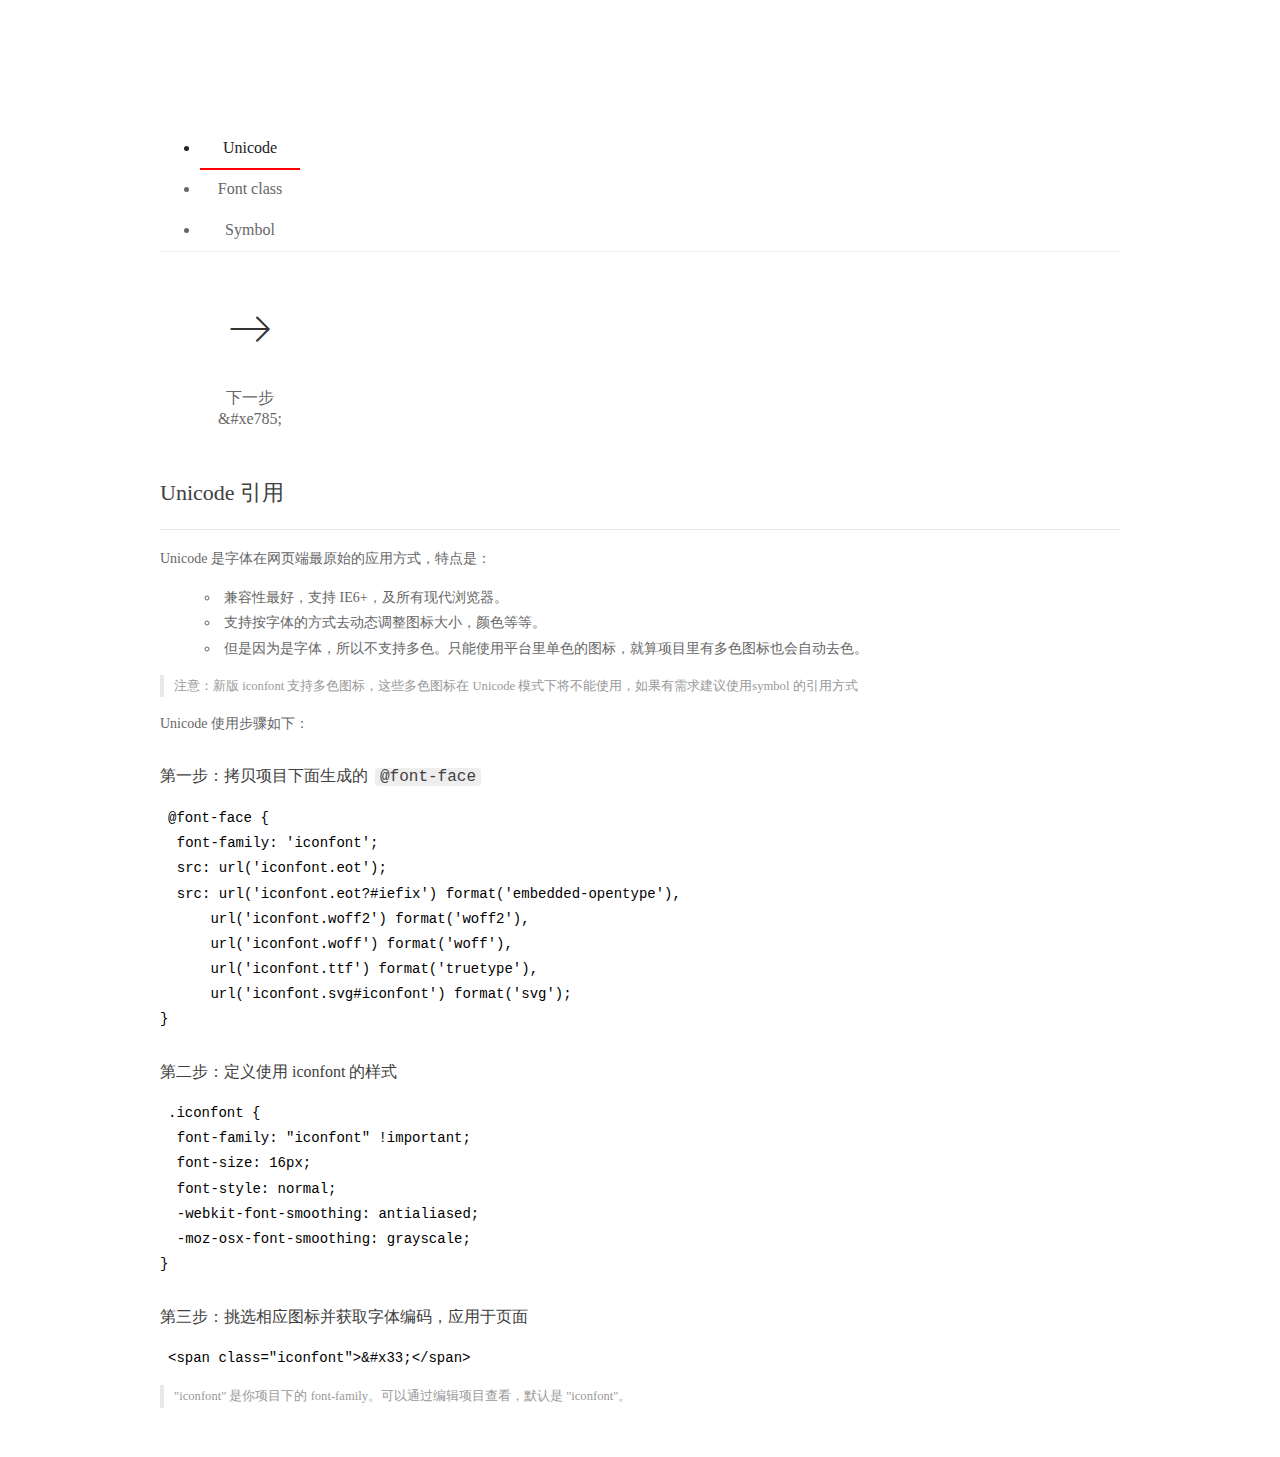
<file: download (6)/font_xt99aqlhn/demo_index.html>
<!DOCTYPE html>
<html>
<head>
  <meta charset="utf-8"/>
  <title>IconFont Demo</title>
  <link rel="shortcut icon" href="https://gtms04.alicdn.com/tps/i4/TB1_oz6GVXXXXaFXpXXJDFnIXXX-64-64.ico" type="image/x-icon"/>
  <link rel="stylesheet" href="https://g.alicdn.com/thx/cube/1.3.2/cube.min.css">
  <link rel="stylesheet" href="demo.css">
  <link rel="stylesheet" href="iconfont.css">
  <script src="iconfont.js"></script>
  <!-- jQuery -->
  <script src="https://a1.alicdn.com/oss/uploads/2018/12/26/7bfddb60-08e8-11e9-9b04-53e73bb6408b.js"></script>
  <!-- 代码高亮 -->
  <script src="https://a1.alicdn.com/oss/uploads/2018/12/26/a3f714d0-08e6-11e9-8a15-ebf944d7534c.js"></script>
</head>
<body>
  <div class="main">
    <h1 class="logo"><a href="https://www.iconfont.cn/" title="iconfont 首页" target="_blank">&#xe86b;</a></h1>
    <div class="nav-tabs">
      <ul id="tabs" class="dib-box">
        <li class="dib active"><span>Unicode</span></li>
        <li class="dib"><span>Font class</span></li>
        <li class="dib"><span>Symbol</span></li>
      </ul>
      
    </div>
    <div class="tab-container">
      <div class="content unicode" style="display: block;">
          <ul class="icon_lists dib-box">
          
            <li class="dib">
              <span class="icon iconfont">&#xe785;</span>
                <div class="name">下一步</div>
                <div class="code-name">&amp;#xe785;</div>
              </li>
          
          </ul>
          <div class="article markdown">
          <h2 id="unicode-">Unicode 引用</h2>
          <hr>

          <p>Unicode 是字体在网页端最原始的应用方式，特点是：</p>
          <ul>
            <li>兼容性最好，支持 IE6+，及所有现代浏览器。</li>
            <li>支持按字体的方式去动态调整图标大小，颜色等等。</li>
            <li>但是因为是字体，所以不支持多色。只能使用平台里单色的图标，就算项目里有多色图标也会自动去色。</li>
          </ul>
          <blockquote>
            <p>注意：新版 iconfont 支持多色图标，这些多色图标在 Unicode 模式下将不能使用，如果有需求建议使用symbol 的引用方式</p>
          </blockquote>
          <p>Unicode 使用步骤如下：</p>
          <h3 id="-font-face">第一步：拷贝项目下面生成的 <code>@font-face</code></h3>
<pre><code class="language-css"
>@font-face {
  font-family: 'iconfont';
  src: url('iconfont.eot');
  src: url('iconfont.eot?#iefix') format('embedded-opentype'),
      url('iconfont.woff2') format('woff2'),
      url('iconfont.woff') format('woff'),
      url('iconfont.ttf') format('truetype'),
      url('iconfont.svg#iconfont') format('svg');
}
</code></pre>
          <h3 id="-iconfont-">第二步：定义使用 iconfont 的样式</h3>
<pre><code class="language-css"
>.iconfont {
  font-family: "iconfont" !important;
  font-size: 16px;
  font-style: normal;
  -webkit-font-smoothing: antialiased;
  -moz-osx-font-smoothing: grayscale;
}
</code></pre>
          <h3 id="-">第三步：挑选相应图标并获取字体编码，应用于页面</h3>
<pre>
<code class="language-html"
>&lt;span class="iconfont"&gt;&amp;#x33;&lt;/span&gt;
</code></pre>
          <blockquote>
            <p>"iconfont" 是你项目下的 font-family。可以通过编辑项目查看，默认是 "iconfont"。</p>
          </blockquote>
          </div>
      </div>
      <div class="content font-class">
        <ul class="icon_lists dib-box">
          
          <li class="dib">
            <span class="icon iconfont icon-xiayibu"></span>
            <div class="name">
              下一步
            </div>
            <div class="code-name">.icon-xiayibu
            </div>
          </li>
          
        </ul>
        <div class="article markdown">
        <h2 id="font-class-">font-class 引用</h2>
        <hr>

        <p>font-class 是 Unicode 使用方式的一种变种，主要是解决 Unicode 书写不直观，语意不明确的问题。</p>
        <p>与 Unicode 使用方式相比，具有如下特点：</p>
        <ul>
          <li>兼容性良好，支持 IE8+，及所有现代浏览器。</li>
          <li>相比于 Unicode 语意明确，书写更直观。可以很容易分辨这个 icon 是什么。</li>
          <li>因为使用 class 来定义图标，所以当要替换图标时，只需要修改 class 里面的 Unicode 引用。</li>
          <li>不过因为本质上还是使用的字体，所以多色图标还是不支持的。</li>
        </ul>
        <p>使用步骤如下：</p>
        <h3 id="-fontclass-">第一步：引入项目下面生成的 fontclass 代码：</h3>
<pre><code class="language-html">&lt;link rel="stylesheet" href="./iconfont.css"&gt;
</code></pre>
        <h3 id="-">第二步：挑选相应图标并获取类名，应用于页面：</h3>
<pre><code class="language-html">&lt;span class="iconfont icon-xxx"&gt;&lt;/span&gt;
</code></pre>
        <blockquote>
          <p>"
            iconfont" 是你项目下的 font-family。可以通过编辑项目查看，默认是 "iconfont"。</p>
        </blockquote>
      </div>
      </div>
      <div class="content symbol">
          <ul class="icon_lists dib-box">
          
            <li class="dib">
                <svg class="icon svg-icon" aria-hidden="true">
                  <use xlink:href="#icon-xiayibu"></use>
                </svg>
                <div class="name">下一步</div>
                <div class="code-name">#icon-xiayibu</div>
            </li>
          
          </ul>
          <div class="article markdown">
          <h2 id="symbol-">Symbol 引用</h2>
          <hr>

          <p>这是一种全新的使用方式，应该说这才是未来的主流，也是平台目前推荐的用法。相关介绍可以参考这篇<a href="">文章</a>
            这种用法其实是做了一个 SVG 的集合，与另外两种相比具有如下特点：</p>
          <ul>
            <li>支持多色图标了，不再受单色限制。</li>
            <li>通过一些技巧，支持像字体那样，通过 <code>font-size</code>, <code>color</code> 来调整样式。</li>
            <li>兼容性较差，支持 IE9+，及现代浏览器。</li>
            <li>浏览器渲染 SVG 的性能一般，还不如 png。</li>
          </ul>
          <p>使用步骤如下：</p>
          <h3 id="-symbol-">第一步：引入项目下面生成的 symbol 代码：</h3>
<pre><code class="language-html">&lt;script src="./iconfont.js"&gt;&lt;/script&gt;
</code></pre>
          <h3 id="-css-">第二步：加入通用 CSS 代码（引入一次就行）：</h3>
<pre><code class="language-html">&lt;style&gt;
.icon {
  width: 1em;
  height: 1em;
  vertical-align: -0.15em;
  fill: currentColor;
  overflow: hidden;
}
&lt;/style&gt;
</code></pre>
          <h3 id="-">第三步：挑选相应图标并获取类名，应用于页面：</h3>
<pre><code class="language-html">&lt;svg class="icon" aria-hidden="true"&gt;
  &lt;use xlink:href="#icon-xxx"&gt;&lt;/use&gt;
&lt;/svg&gt;
</code></pre>
          </div>
      </div>

    </div>
  </div>
  <script>
  $(document).ready(function () {
      $('.tab-container .content:first').show()

      $('#tabs li').click(function (e) {
        var tabContent = $('.tab-container .content')
        var index = $(this).index()

        if ($(this).hasClass('active')) {
          return
        } else {
          $('#tabs li').removeClass('active')
          $(this).addClass('active')

          tabContent.hide().eq(index).fadeIn()
        }
      })
    })
  </script>
</body>
</html>
</file>
<file: css/common.css>
@charset "utf-8";
body,ul,ol,li,dl,dt,h1,h2,h3,h4,h5,h6,p,input,textarea,select,figure{margin: 0;padding: 0;}
ul,ol{list-style: none;}
input,textarea,select{border: none; background-color: transparent; outline: none;}
textarea{resize: none;}
img{border: none;vertical-align: top;}
a{text-decoration: none;-webkit-tap-highlight-color: transparent;
}
.fl{float: left;} .fr{float: right;}
html {-webkit-text-size-adjust: none;}
.clearfix:after{
	content: "";
	display:block;
	clear: both;
}
.fl{
    float: left;
}
.fr{
    float: right;
}
.ma{
    margin: 0 auto;
}
.pal{
    position: absolute;
    left: 0px;
    top: 0;
    height: 80px;
    line-height: 80px;
    z-index: 5;

}
.par{
    position: absolute;
    right: 0px;
    top: 0;
    height: 80px;
    line-height:80px;

}
a{
    color: #1B67E6;
}
</file>
<file: css/style.css>
@charset "utf-8";
.header  {
    text-align: center;
    margin-top: 10px;
}
.header span{
    font-size: 30px;
    color: blue;
    margin-right: 10px;
    margin-top: 5px;
}
.xiala{
    width:100%;
    height: 240px;
}
.xiala ul li{
    line-height: 50px;
    color: blue;
    font-weight: bold;
}
.xiala ul li:hover{
    color: #ffffff;
    background: blue;
}
.banner{
    width: 100%;
    height: 94px;
    position: relative;
    overflow: hidden;
    margin-top: 20px;
}
.banner ul{
    width: 200%;
    position: absolute;
    left: 0;
    top: 0;
}
.banner li{
    width: 50%;
    float: left;
}
.banner li img{
    width: 100%;
}
.banner span{
    display: inline-block;
    width: 30px;
    font-size: 20px;
    color: #ffffff;
}
.cen{
    width: 95%;
    height: 475px;
    margin: 0 auto;
    margin-top: 10px;
    text-align: center;
    padding: 0 15px;
    box-sizing: border-box;
    box-shadow:0 -20px 10px #EAE9E9,0 20px 50px #EAE9E9,-20px 0 50px #EAE9E9,20px 0 50px #EAE9E9;
}
.cen img{
    margin-top: 10px;
}
.cen p{
    font-size: 18px;
    height: 30px;
    line-height: 30px;
}
.cen span{
    font-size: 14px;
    color: #999999;
    height: 30px;
    line-height: 30px;
}
.cen h3{
    text-align: left;
    font-size: 20px;
    color: #075FE5;
}
.cen .p1{
    text-align: left;
    margin-top: 10px;
    font-size: 14px;
    height: 105px;
    line-height: 22px;
}
.cen .img1{
    width: 100%;
}
.jian{
    width: 100%;
    text-align: center;
    margin-top: 20px;
}
.jian span{
    font-size: 26px;
    color: blue;
}
.con{
    width: 100%;
    height: 309px;
    background: url(./beijing1.png) no-repeat;
    background-size: 100% 100%;
    margin-top: 10px;
}
.con .li{
    width: 100%;
    height: 100%;
    background-color:rgba(0, 0, 0, .5);
    color: #ffffff;
    padding: 0 10px;
    box-sizing: border-box;
    padding-top: 20px;
    text-align: center;
}
.li h4{
    font-family: "黑体";
    font-size: 22px;
    text-align: center;
}
.li h5{
    font-family: "黑体";
    font-size: 12px;
    text-align: center;
    margin-top: 15px;
}
.li p{
    font-family: "黑体";
    font-size: 16px;
    line-height: 26px;
    margin-top: 25px;
    text-align: left;
}
.li em{
    display: inline-block;
    width: 198px;
    height: 41px;
    line-height: 41px;
    border-radius: 20px;
    background: #2368D9;
    margin-top: 20px;
}
.ctn{
    padding-top: 30px;
    text-align: center;
    margin:0 auto;
    background-color: #F3F3F3;
}
.ctn div{
    margin: 0 auto;
    text-align: center;
}
.ctn div span{
    display: inline-block;
    font-size: 16px;
    height: 46px;
    line-height: 46px;
}
.ctn p{
    display: inline-block;
    font-size: 18px;
    margin-bottom: 10px;
}
.ctn img{
    width: 100%;
    margin: 0 auto;
}
.ctn .active{
    color: #2368D9;
}
.xin{
    width: 100%;
    text-align: center;
}
.xin>h4{
    font-size: 22px;
    margin-top: 30px;
}
.xin>p{
    line-height: 20px;
    font-size: 14px;
    margin-top: 15px;
}
.xin li{
    float: left;
    width: 120px;
    height: 40px;
    line-height: 40px;
    text-align: center;
    background: #F3F3F3;
}
.xin ul{
    width: 360px;
    margin: 0 auto;
    margin-top: 25px;
    text-align: center;
}
.xin li:hover{
    color: #ffffff;
    background: #075FE5;   
}
.gao{
    margin: 0 auto;
    padding: 0 8px;
    margin-top: 20px;
}
.gao img{
    width: 100%;
}
.gao h5{
    height: 50px;
    line-height: 50px;
    text-align: left;
    border-bottom: 1px solid #E4E3E3;
}
.gao p{
    font-size: 14px;
    line-height: 24px;
    text-align: left;
    color: #B2B2B2;
    margin-top: 5px;
}
.gao span{
    display: block;
    font-size: 14px;
    text-align: left;
    color: #B2B2B2;
    margin-top: 5px;
}
.ul{
    margin-top: 20px;
}
.ul ul{
    background: #145BE6;
}
.ul li{
    color: #ffffff;
    width: 50%;
    height: 106px;
    padding-top: 20px;
    box-sizing: border-box;
    float: left;
    text-align: center;
}
.ul p{
    font-size: 30px;
}
.ul p span{
    font-size: 30px;
}
.ul li>span{
    font-size: 12px;
}
.liu{
    padding:0 10px;
    box-sizing: border-box;
}
.liu .top{
    width: 100$;
    height: 71px;
    line-height: 70px;
    border: 1px solid #E4E3E3;
}
.liu .top h4{
    font-size: 20px;
}
.liu .top p{
    font-size: 14px;
}
.liu .top p span{
    font-size: 20px;
    color: #075FE5;
    margin: 0 5px;
}
.liu .c{
    margin: 0 auto;
    margin-top: 15px;
}
.liu .c h5{
    padding-left: 30px;
    background: url(./wen.gif) no-repeat left center;
    font-size: 16px;
    margin-top: 15px;
    margin-bottom: 15px;

}
.liu .c span{
    color: #999999;
    margin-left: 30px;
    font-size: 12px;
}
.liu .c p{
    margin-top: 15px;
    padding-left: 30px;
}
.zai{
    padding: 0 10px;
    box-sizing: border-box;
}
.zai input{
    display: inline-block;
    width: 100%;
    height: 40px;
    line-height: 40px;
    padding-left: 10px;
    box-sizing: border-box;
    background: #F0F0F3;
    margin-top: 15px;
}
.zai h4{
    height: 70px;
    line-height: 70px;
    border-bottom: 1px solid #E4E3E3;
}
.zai img{
    margin-top: 15px;
}
.zai p{
    width: 100%;
    height: 45px;
    border-radius: 5px;
    text-align: center;
    line-height: 45px;
    background: #1B67E6;
    color: #ffffff;
    margin-top: 15px;
}
.di{
    margin-top: 15px;
    padding: 10px 10px;
    background: #313131;
}
.di p{
    font-size: 12px;
    color: #9C9B9B;
    line-height: 28px;
}
</file>
<file: fonts9/iconfont.css>
@font-face {font-family: "iconfont";
  src: url('iconfont.eot?t=1577698089471'); /* IE9 */
  src: url('iconfont.eot?t=1577698089471#iefix') format('embedded-opentype'), /* IE6-IE8 */
  url('[data-uri]') format('woff2'),
  url('iconfont.woff?t=1577698089471') format('woff'),
  url('iconfont.ttf?t=1577698089471') format('truetype'), /* chrome, firefox, opera, Safari, Android, iOS 4.2+ */
  url('iconfont.svg?t=1577698089471#iconfont') format('svg'); /* iOS 4.1- */
}

.iconfont {
  font-family: "iconfont" !important;
  font-size: 16px;
  font-style: normal;
  -webkit-font-smoothing: antialiased;
  -moz-osx-font-smoothing: grayscale;
}

.icon-renxiang:before {
  content: "\e622";
}

.icon-jiantoujinggao:before {
  content: "\e629";
}

.icon-changyongtubiao-xianxingdaochu-zhuanqu-:before {
  content: "\e76a";
}

.icon-menu-hamburger:before {
  content: "\e6c9";
}

.icon-menu-left:before {
  content: "\e6ca";
}

.icon-menu-right:before {
  content: "\e6cb";
}
</file>
<file: 01.css>
@charset "utf-8";
*{
    margin: 0;
    padding: 0;
    list-style: none;
}
.header  {
    text-align: center;
    margin-top: 10px;
}
.header span{
    font-size: 30px;
    color: blue;
    margin-right: 10px;
    margin-top: 5px;
}
.xiala{
    width:100%;
    height: 500px;
}
.xiala ul li{
    line-height: 50px;
    color: blue;
    font-weight: bold;
}
.banner{
    width: 100%;
    height: 5rem;
    position: relative;
    overflow: hidden;
}
.banner ul{
    width: 200%;
    position: absolute;
    left: 0;
    top: 0;
}
.banner li{
    width: 50%;
    float: left;
}
.banner li img{
    width: 100%;
}
.banner span{
    font-size: 20px;
    color: #ffffff;
}
.nav{
    height: 2.775rem;
    margin: .75rem auto;
}
.nav .nav1 img{
    margin-left: .3rem;
    margin-top: -.98rem;
    width: 2.25rem;
    height: 2.25rem;
}
.nav .nav1 p{
    font-family: "微软雅黑";
    font-size: .4rem ;
    margin-left: .4rem; 
}
.nav .nav1{
    height: 1.75rem;
}
.nav .nav1 span{
    margin-left: .5rem;
}
.nav .nav2{
    height: .875rem;
    
}
.nav .nav2 ul{
    height: .99rem;
    border-bottom: 2px solid #EAEAEA;

}
.nav .nav2 ul li a{
    font-family: "微软雅黑";
    font-size: .4rem ;
    float: left;
    margin-left: .85rem;
    color:black;
}
.nav .nav2 ul li a:hover{
    color:#1159E5;
}
.topp{
    height: 3.75rem;
}
.topp input{
    width: 3rem;
    height: 1rem;
    background-color: #F3F3F3;
    font-family: "微软雅黑";
    font-size: .4rem ;
    line-height: 1rem;
    text-align: center;
    margin-left: .3rem; 
    
}
.topp input:hover{
    background-color: #2579E6;
    color: #fff;
}
.tu{
    height: 49rem;
    margin-top: .75rem;
    position: relative;
}
.tu .img img{
    width: 9.45rem;
    height: 6.4rem;
    margin-left: .45rem;
    margin-top: .625rem;
}
.tu span{
    font-family: "微软雅黑";
    font-size: .3rem;
    color: #BBBBBC;
    margin-left: .95rem;
    margin-top: .5rem;
}
.tu p{
    font-family: "微软雅黑";
    font-size: .4rem ;
    margin-left: .95rem;
    line-height: .65rem;
    margin-top: .3rem;
}
.tu .ke{
    width: 60px;
    height: 60px;
    background-color: #075FE4;
    position: fixed;
    right:0; bottom:219px;
}
.tu .ke span{
    font-size: 25px;
    color:#fff;
    padding-top: 10px;
}
.ke p{
    font-family: "微软雅黑";
    font-size: 10px;
    margin-top: 8px;
    color: #fff;
    margin-left: 10px;
}

.tu .hua{
    width: 60px;
    height: 60px;
    background-color: #075FE4;
    position: fixed;
    right:0; bottom:157px;
}
.tu .hua span{
    font-size: 25px;
    color:#fff;
    padding-top: 10px;
}
.hua p{
    font-family: "微软雅黑";
    font-size: 10px;
    margin-top: 8px;
    color: #fff;
    margin-left: 10px;
}

.tu .wei{
    width: 60px;
    height: 60px;
    background-color: #075FE4;
    position: fixed;
    right:0; bottom:94px;
}
.tu .wei span{
    font-size: 25px;
    color:#fff;
    padding-top: 10px;
}
.wei p{
    font-family: "微软雅黑";
    font-size: 10px;
    margin-top: 8px;
    color: #fff;
    margin-left: 10px;
}


.tu .shang{
    position: fixed;
    right:0; bottom:55px;
}



.foo{
    height: 2.5rem;
}
.foo input{
    width: 5rem;
    height: 2rem;
    font-family: "微软雅黑";
    font-size: .35rem;
    line-height: .875rem;
    text-align: center;
    background-color: #1159E5;
    color: #fff;
    margin-left: 2.725rem;
    margin-top: .3rem
}
.footer{
    height: 2.95rem;
    background: #4A4A4A;
}
.footer p{
    font-size: .3rem;
    color: white;
    margin-left:.3rem;
}
</file>
<file: common.css>
@charset "utf-8";
body,ul,ol,li,dl,dt,h1,h2,h3,h4,h5,h6,p,input,textarea,select,figure{margin: 0;padding: 0;}
ul,ol{list-style: none;}
input,textarea,select{border: none; background-color: transparent; outline: none;}
textarea{resize: none;}
img{border: none;vertical-align: top;}
a{text-decoration: none;-webkit-tap-highlight-color: transparent;
}

.fl{float: left;} .fr{float: right;}
html {-webkit-text-size-adjust: none;}

.clearfix:after,.clearfix:before{content: ""; display: table;}
.clearfix:after{clear: both;}
.clearfix{*zoom:1;}

*{
    margin: 0;
    padding: 0;
}
.ma{
    margin: 0 auto;
}
.pal{
    position: absolute;
    left: 0px;
    top: 20%;

}
.par{
    position: absolute;
    right: 0px;
    top: 20%;

}
a{
    color: #1B67E6;
}
</file>
<file: fonts/iconfont.css>
@font-face {font-family: "iconfont";
  src: url('iconfont.eot?t=1577698198269'); /* IE9 */
  src: url('iconfont.eot?t=1577698198269#iefix') format('embedded-opentype'), /* IE6-IE8 */
  url('[data-uri]') format('woff2'),
  url('iconfont.woff?t=1577698198269') format('woff'),
  url('iconfont.ttf?t=1577698198269') format('truetype'), /* chrome, firefox, opera, Safari, Android, iOS 4.2+ */
  url('iconfont.svg?t=1577698198269#iconfont') format('svg'); /* iOS 4.1- */
}

.iconfont {
  font-family: "iconfont" !important;
  font-size: 16px;
  font-style: normal;
  -webkit-font-smoothing: antialiased;
  -moz-osx-font-smoothing: grayscale;
}

.icon-yousanjiao:before {
  content: "\e614";
}

.icon-dianhuazhengzaibohao:before {
  content: "\e76e";
}

.icon-fenlei-:before {
  content: "\e61a";
}

.icon-ico:before {
  content: "\e646";
}

.icon-kefu:before {
  content: "\e60f";
}
</file>
<file: 03.css>
@charset "utf-8";
*{
    margin: 0;
    padding: 0;
    list-style: none;
}
.header  {
    text-align: center;
    margin-top: 10px;
}
.header span{
    font-size: 30px;
    color: blue;
    margin-right: 10px;
    margin-top: 5px;
}
.xiala{
    width:100%;
    height: 500px;
}
.xiala ul li{
    line-height: 50px;
    color: blue;
    font-weight: bold;
}
.banner{
    width: 100%;
    height: 5rem;
    position: relative;
    overflow: hidden;
}
.banner ul{
    width: 200%;
    position: absolute;
    left: 0;
    top: 0;
}
.banner li{
    width: 50%;
    float: left;
}
.banner li img{
    width: 100%;
}
.banner span{
    font-size: 20px;
    color: #ffffff;
}
.nav{
    height: 2.775rem;
    margin: .75rem auto;
}
.nav .nav1 img{
    margin-left: .3rem;
    margin-top: -.98rem;
    width: 2.25rem;
    height: 2.25rem;
}
.nav .nav1 p{
    font-family: "微软雅黑";
    font-size: .4rem ;
    margin-left: .4rem; 
}
.nav .nav1{
    height: 1.75rem;
}
.nav .nav1 span{
    margin-left: .5rem;
}
.nav .nav2{
    height: .875rem;
    
}
.nav .nav2 ul{
    height: .99rem;
    border-bottom: 2px solid #EAEAEA;

}
.nav .nav2 ul li a{
    font-family: "微软雅黑";
    font-size: .4rem ;
    float: left;
    margin-left: .85rem;
    color:black;
}
.nav .nav2 ul li a:hover{
    color:#1159E5;
}
.tu{
    height: 41.375rem;
    margin-top: .75rem;
}
.tu .img img{
    width: 9.45rem;
    height: 6.4rem;
    margin-left: .45rem;
    margin-top: .625rem;
}
.tu h5{
    font-family: "微软雅黑";
    font-size: .45rem;
    height: 1rem;
    border-bottom: 1px solid #EFEFEF;
    margin-left: .325rem;
    margin-top: .25rem;
}
.tu p{
    font-family: "微软雅黑";
    font-size: .25rem;
    margin-left: .325rem;
    height: .85rem;
    border-bottom: 1px solid #EFEFEF;
    color:#ACACAC;
}
.tu h4{
    font-family: "微软雅黑";
    font-size: .35rem;
    height: 2.05rem;
    line-height: .6rem;
    margin-left: .325rem;
    margin-top: .4rem;
}
.xuanf{
    width: 60px;
    height: 224px;
    position: fixed;
    right: 6px;bottom: 181px;
}
.xuanf .box1{
    width: 60px;
    height: 60px;
    background: #075FE4;
    margin-bottom: 2px;
}
.xuanf .box2{
    width: 60px;
    height: 36px;
    background: #075FE4;
}
.xuanf .box2 img{
    margin-left: 17px;
    width: 26px;
    height: 16px;
}
.xuanf .box1 span{
    font-size: 25px;
    margin-left: 18px;
    line-height: 35px;
    color: #fff;
   
}
.xuanf .box1 h3{
    font-size: 12px;
    color: white;
    margin-left: 5px;
}
.footer{
    height: 2.95rem;
    background: #4A4A4A;
}
.footer p{
    font-size: .3rem;
    color: white;
    margin-left:.3rem;
}
</file>
<file: style.css>
@charset "utf-8";
.header  {
    text-align: center;
    margin-top: 10px;
}
.header span{
    font-size: 30px;
    color: blue;
    margin-right: 10px;
    margin-top: 5px;
}
.xiala{
    width:100%;
    height: 500px;
}
.xiala ul li{
    line-height: 50px;
    color: blue;
    font-weight: bold;
}
.banner{
    width: 100%;
    height: 124px;
    position: relative;
    overflow: hidden;
}
.banner ul{
    width: 200%;
    position: absolute;
    left: 0;
    top: 0;
}
.banner li{
    width: 50%;
    float: left;
}
.banner li img{
    width: 100%;
}
.banner span{
    font-size: 20px;
    color: #ffffff;
}
</file>
<file: font_opmqsxyt0f/iconfont.css>
@font-face {font-family: "iconfont";
  src: url('iconfont.eot?t=1577707563832'); /* IE9 */
  src: url('iconfont.eot?t=1577707563832#iefix') format('embedded-opentype'), /* IE6-IE8 */
  url('[data-uri]') format('woff2'),
  url('iconfont.woff?t=1577707563832') format('woff'),
  url('iconfont.ttf?t=1577707563832') format('truetype'), /* chrome, firefox, opera, Safari, Android, iOS 4.2+ */
  url('iconfont.svg?t=1577707563832#iconfont') format('svg'); /* iOS 4.1- */
}

.iconfont {
  font-family: "iconfont" !important;
  font-size: 16px;
  font-style: normal;
  -webkit-font-smoothing: antialiased;
  -moz-osx-font-smoothing: grayscale;
}

.icon-xiaosanjiao01:before {
  content: "\e64e";
}

.icon-weixinerweima:before {
  content: "\e6a8";
}

.icon-erji:before {
  content: "\e503";
}

.icon-dianhua:before {
  content: "\e609";
}
</file>
<file: download (6)/font_xt99aqlhn/iconfont.css>
@font-face {font-family: "iconfont";
  src: url('iconfont.eot?t=1577710619784'); /* IE9 */
  src: url('iconfont.eot?t=1577710619784#iefix') format('embedded-opentype'), /* IE6-IE8 */
  url('[data-uri]') format('woff2'),
  url('iconfont.woff?t=1577710619784') format('woff'),
  url('iconfont.ttf?t=1577710619784') format('truetype'), /* chrome, firefox, opera, Safari, Android, iOS 4.2+ */
  url('iconfont.svg?t=1577710619784#iconfont') format('svg'); /* iOS 4.1- */
}

.iconfont {
  font-family: "iconfont" !important;
  font-size: 16px;
  font-style: normal;
  -webkit-font-smoothing: antialiased;
  -moz-osx-font-smoothing: grayscale;
}

.icon-xiayibu:before {
  content: "\e785";
}
</file>
<file: style0.css>
.content{
    width: 100%;
    text-align: center;
    display: inline-block;
    margin-top: -53px;
    position: relative;
    z-index: 5;
}
.content_top .p{
    width: 100px;
    height: 100px;
    background: #1C6CE5;
    color: #fff;
    font-size: 15px;
    text-align: center;
    line-height: 30px;
    padding-top: 10px;
    box-sizing: border-box;
    float: left;
}
.content_top{
    margin-left: 20px;
}
.content_top strong{
    float: left;
    font-size: 15px;
    font-weight: normal;
}
.content_top .shiliangtu{
    float: left;
    margin-left: 38px;
    margin-top:55px;
}
.content_neirong{
    width:300px;
    height: 1925px;
    margin-left: 18px;
}
.content_neirong>ul{
    width:114%;
    float: left;
    font-size: 12px;
}
.content_neirong  ul  li{
	width: 25%;
    height: 40px;
    line-height: 40px;
    float: left;
    color: #333333;
	border-bottom:2px solid #EAEAEA;
	text-align: center;
}
.content_neirong  ul>li:hover{
    color: #1754EA;
	border-bottom:2px solid #1159E5;
}
.content_neirong .tu{
    height: 1882px;
    border-bottom: none;
   margin-top: 20px;
}
.content_neirong .tu li{
    width: 342px;
    height: 290px;
    border: 1px solid #E5E5E5;
}
.content_neirong .tu li img{
    width:100%;
}
.content_neirong .tu li p{
    margin-left: 15px;
    font-size: 20px;
}
.content_neirong .tu li .span1{
    margin-top: 16px;
    margin-left: 15px;
    font-size: 30px;
    color: #9E9E9E;
}
.xia{
    width: 300px;
    height: 80px;
    margin-left: 50px;
}
.xia p{
    width: 120px;
    height: 35px;
    background: #1259E7;
    color: #fff;
    text-align: center;
    line-height: 35px;
    margin-left: 15px;
    float: left;
}
.footer{
    width: 414px;
    height: 168px;
    background: #313131;   
}
.footer p{
    font-size: 12px;
    line-height: 25px;
    color: #B9B9B9;
    margin-left: 10px;
    padding-top: 20px;
    box-sizing: border-box;
}
.lie{
    width: 60px;
    height: 230px;
    position: fixed;
    right:54px;top:16%;
}
.lie .l1,.lie .l2,.lie .l3{
    width: 60px;
    height: 60px;
    background: #075FE5;
    color: #fff;
    font-size: 12px;
    text-align: center;
    margin-bottom: 10px;
}
.lie .l1 .iconfont,.lie .l2 .iconfont,.lie .l3 .iconfont{
    display: inline-block;
    margin-top: 20px;
    margin-left: -5px;
    font-size: 12px;
}
.lie .l4{
    width: 60px;
    height: 60px;
    background: #075FE5;
    text-align: center;
    padding-top: 20px;
    box-sizing: border-box;
}
</file>
<file: style3.css>
.content{
    width: 100%;
    text-align: center;
    display: inline-block;
    margin-top: -53px;
    position: relative;
    z-index: 5;
}
.content_top .p{
    width: 100px;
    height: 100px;
    background: #1C6CE5;
    color: #fff;
    font-size: 15px;
    text-align: center;
    line-height: 30px;
    padding-top: 10px;
    box-sizing: border-box;
    float: left;
}
.content_top{
    margin-left: 20px;
}
.content_top strong{
    float: left;
    font-size: 15px;
    font-weight: normal;
}
.content_top .shiliangtu{
    float: left;
    margin-left: 38px;
    margin-top:55px;
}
.content_neirong{
    width:300px;
    height: 30px;
    margin-left: 18px;
}
.content_neirong>ul{
    width:114%;
    float: left;
    font-size: 12px;
}
.content_neirong  ul  li{
	width: 25%;
    height: 40px;
    line-height: 40px;
    float: left;
    color: #333333;
	border-bottom:2px solid #EAEAEA;
	text-align: center;
}
.content_neirong  ul>li:hover{
    color: #1754EA;
	border-bottom:2px solid #1159E5;
}
.t_p{
    width: 100%;
    height: 507px;
}
.t_p h4{
    font-size: 20px;  
    font-weight: normal;
    margin-left: 18px;
    padding-top: 25px;
    box-sizing: border-box;
}
.t_p p{
    line-height: 26px;
    margin-left: 10px;
    margin-top: 10px;
}
.t_p ul{
    width: 100%;
    float: left;
    margin-left:25px;
}
.t_p ul li{
    width: 150px;
    height: 150px;
    float: left;
    margin-right: 20px;
    margin-bottom: 20px;
}
.t_p ul li img{
    width: 100%;
    height: 100%;
}
.in{
    width: 100%;
    height: 334px;
    background: #1962E7;
    color: #fff;
    margin-left: 12px;
}
.in h4{
    font-size: 16px;
    font-weight: normal;
    margin-left: 10px;
    padding-bottom: 10px;
    padding-top: 20px;
    box-sizing: border-box;
    border-bottom: 1px solid #83A8F2;
}
.in p{
    font-size: 12px;
    margin-left: 10px;
    margin-top: 10px;
}
.in .put{
    width: 340px;
    height: 124px;
    background: #6195EE;
    margin-left: 10px;
    margin-top: 25px;
    border: 4px solid #3677EA;
}
.in .put img{
    margin-left: 109px;
    margin-top: 25px;
    float: left;
}
.in .put .p{
    margin-top: 10px;
}
.in .put p{
  
    margin-top: 20px;
}
.in input{
    width: 330px;
    height: 37px;
    background: #fff;
    margin-left: 5px;
    margin-top: 10px;
}
.ban p{
    margin-top: 10px;
    text-indent: 2em;
    line-height: 30px;
    margin-left: 14px;
}
.ban .img{
    margin-top: 10px;
    margin-left: 17px;
}
.ban .img img{
    width: 100%;
    height: 100%;
}
.footer{
    width: 100%;
    height: 168px;
    background: #313131;   
}
.footer p{
    font-size: 12px;
    line-height: 25px;
    color: #B9B9B9;
    margin-left: 10px;
    padding-top: 20px;
    box-sizing: border-box;
}
.lie{
    width: 60px;
    height: 230px;
    position: fixed;
    right:14px;top:16%;
}
.lie .l1,.lie .l2,.lie .l3{
    width: 60px;
    height: 60px;
    background: #075FE5;
    color: #fff;
    font-size: 12px;
    text-align: center;
    margin-bottom: 10px;
}
.lie .l1 .iconfont,.lie .l2 .iconfont,.lie .l3 .iconfont{
    display: inline-block;
    margin-top: 20px;
    margin-left: -5px;
    font-size: 12px;
}
.lie .l4{
    width: 60px;
    height: 60px;
    background: #075FE5;
    text-align: center;
    padding-top: 20px;
    box-sizing: border-box;
}
</file>
<file: 02.css>
@charset "utf-8";
*{
    margin: 0;
    padding: 0;
    list-style: none;
}
.header  {
    text-align: center;
    margin-top: 10px;
}
.header span{
    font-size: 30px;
    color: blue;
    margin-right: 10px;
    margin-top: 5px;
}
.xiala{
    width:100%;
    height: 500px;
}
.xiala ul li{
    line-height: 50px;
    color: blue;
    font-weight: bold;
}
.banner{
    width: 100%;
    height: 5rem;
    position: relative;
    overflow: hidden;
}
.banner ul{
    width: 200%;
    position: absolute;
    left: 0;
    top: 0;
}
.banner li{
    width: 50%;
    float: left;
}
.banner li img{
    width: 100%;
}
.banner span{
    font-size: 20px;
    color: #ffffff;
}
.nav{
    height: 2.775rem;
    margin: .75rem auto;
}
.nav .nav1 img{
    margin-left: .3rem;
    margin-top: -.98rem;
    width: 2.25rem;
    height: 2.25rem;
}
.nav .nav1 p{
    font-family: "微软雅黑";
    font-size: .4rem ;
    margin-left: .4rem; 
}
.nav .nav1{
    height: 1.75rem;
}
.nav .nav1 span{
    margin-left: .5rem;
}
.content1{
    height: 3.025rem;
}
.content1 h1{
    font-family: "微软雅黑";
    font-size: .4rem ;
    margin-left: .3rem;
}
.content1 p{
    font-family: "微软雅黑";
    font-size: .3rem;
    margin-top: .425rem;
    margin-left: .3rem;
    color: #918F8F;
}
.content2 {
    height: 1.675rem;
}
.content2 h2{
    font-family: "微软雅黑";
    font-size: .4rem ;
    margin-left: .3rem;
    margin-top: .625rem; 
}
.content2 p{
    font-family: "微软雅黑";
    font-size: .3rem;
    margin-top: .425rem;
    margin-left: .3rem;
    color: #918F8F;
}
.di{
   
    height: 7.15rem;
    background-color: brown;
    margin-top: .5rem;
    margin-left: .25rem;
}
.di img{
    height: 7.15rem;
    width: 100%; 
}
.da{
   
    height: 2.7rem;
    background-color: #1159E5;
    margin-left: .25rem;
    margin-top: .55rem;
    border-radius: .2rem;
}
.da p{
    font-family: "微软雅黑";
    font-size: .5rem;
    color: #fff;
    margin-left: .35rem;
    margin-top: .5rem;
}
.da h6{
    font-family: "微软雅黑";
    font-size: .35rem;
    margin-left: .35rem;
    margin-top: .1rem;
    color:#A4C0F5
}
.da h5{
    font-family: "微软雅黑";
    font-size: .35rem;
    margin-left: .35rem;
    margin-top: .1rem;
    color:#A4C0F5
}
.mm{
    height: 6rem;
}
.ma .ma1 img{
   width: 4.25rem;
   height: 4.25rem;
   margin-left: .35rem;
   margin-top: .4rem;
}
.ma p{
    font-family: "微软雅黑";
    font-size: .4rem;
    margin-left: 1.5rem;
    margin-top: .375rem;
 
}
.footer{
    height: 2.95rem;
    background: #4A4A4A;
}
.footer p{
    font-size: .3rem;
    color: white;
    margin-left:.3rem;
}
.center{
    height: 12.325rem;
    position: relative;
}
.xuanf{
    width: 60px;
    height: 224px;
    position: fixed;
    right: 6px;bottom: 181px;
}
.xuanf .box1{
    width: 60px;
    height: 60px;
    background: #075FE4;
    margin-bottom: 2px;
}
.xuanf .box2{
    width: 60px;
    height: 36px;
    background: #075FE4;
}
.xuanf .box2 img{
    margin-left: 17px;
    width: 26px;
    height: 16px;
    margin-top: 12px;
}
.xuanf .box1 span{
    font-size: 25px;
    margin-left: 18px;
    line-height: 35px;
    color: #fff;
   
}
.xuanf .box1 h3{
    font-size: 12px;
    color: white;
    margin-left: 5px;
}
</file>
<file: css/01.css>
@charset "utf-8";
.header  {
    text-align: center;
    margin-top: 10px;
}
.header span{
    font-size: 30px;
    color: blue;
    margin-right: 10px;
    margin-top: 5px;
}
.xiala{
    width:100%;
    height: 500px;
}
.xiala ul li{
    line-height: 50px;
    color: blue;
    font-weight: bold;
}
/*banner*/
.banner{
    width: 100%;
    height: 5rem;
    position: relative;
    overflow: hidden;
}
.banner ul{
    width: 200%;
    position: absolute;
    left: 0;
    top: 0;
}
.banner li{
    width: 50%;
    float: left;
}
.banner li img{
    width: 100%;
}
.banner span{
    font-size: 20px;
}
/*nav*/
.nav{
    height: 2.25rem;
}
.nav img{
    margin-left:0.375rem;
    width: 2.25rem;
    height: 2.25rem;
}
.nav span{
    margin-left: .5rem;
    line-height: 2.25rem;
}
.nav span a{
    font-size: .4rem;
    color: black;
    margin-left: .35rem;
}
.nav1 ul{
    height: 1.125rem;
    border-bottom: 2px solid #EAEAEA;
    margin-top: .375rem;
}
.nav1 li a{
    font-size: .35rem;
    color: black;
    float: left;
    margin-right: .85rem;
    margin-left:0.375rem;
}
.nav1 li a:hover{
    color: #1159E5;
}
/*content*/
.content{
    height: 43rem;
    margin-left: .3rem;
    margin-right: .3rem;
    position: relative;
}
.content h2{
    font-size: .5rem;
    color: #333333;
    text-align: center;
    padding-top: .65rem;
    margin-bottom: .65rem;
}
.content img{
    margin-top: .5rem;
}
.content p{
    font-size: .4rem;
    color: #333333;
    text-indent: 4em;
    margin-top: .5rem;
}
/*xuanf*/
.xuanf{
    width: 60px;
    height: 224px;
    position: fixed;
    right: 12px;bottom: 115px;
}
.xuanf .box1{
    width: 60px;
    height: 60px;
    background: #075FE4;
    margin-bottom: 2px;
}
.xuanf .box2{
    width: 60px;
    height: 36px;
    background: #075FE4;
}
.xuanf .box2 img{
    margin-left: 17px;
    margin-top: 12px;
}
.xuanf .box1 span{
    font-size: 25px;
    margin-left: 18px;
    line-height: 35px;
   
}
.xuanf .box1 h3{
    font-size: 12px;
    color: white;
    margin-left: 5px;
}
/*footer*/
.footer{
    height: 4.95rem;
    background: #4A4A4A;
    padding-top: .25rem;
}
.footer p{
    font-size: .3rem;
    color: white;
    margin-left:.3rem;
    margin-top: .375rem;
}
</file>
<file: fonts11/iconfont.css>
@font-face {font-family: "iconfont";
  src: url('iconfont.eot?t=1577698198269'); /* IE9 */
  src: url('iconfont.eot?t=1577698198269#iefix') format('embedded-opentype'), /* IE6-IE8 */
  url('[data-uri]') format('woff2'),
  url('iconfont.woff?t=1577698198269') format('woff'),
  url('iconfont.ttf?t=1577698198269') format('truetype'), /* chrome, firefox, opera, Safari, Android, iOS 4.2+ */
  url('iconfont.svg?t=1577698198269#iconfont') format('svg'); /* iOS 4.1- */
}

.iconfont {
  font-family: "iconfont" !important;
  font-size: 16px;
  font-style: normal;
  -webkit-font-smoothing: antialiased;
  -moz-osx-font-smoothing: grayscale;
}

.icon-yousanjiao:before {
  content: "\e614";
}

.icon-dianhuazhengzaibohao:before {
  content: "\e76e";
}

.icon-fenlei-:before {
  content: "\e61a";
}

.icon-ico:before {
  content: "\e646";
}

.icon-kefu:before {
  content: "\e60f";
}
</file>
<file: css/03.css>
@charset "utf-8";
.header  {
    text-align: center;
    margin-top: 10px;
}
.header span{
    font-size: 30px;
    color: blue;
    margin-right: 10px;
    margin-top: 5px;
}
.xiala{
    width:100%;
    height: 500px;
}
.xiala ul li{
    line-height: 50px;
    color: blue;
    font-weight: bold;
}
/*banner*/
.banner{
    width: 100%;
    height: 5rem;
    position: relative;
    overflow: hidden;
}
.banner ul{
    width: 200%;
    position: absolute;
    left: 0;
    top: 0;
}
.banner li{
    width: 50%;
    float: left;
}
.banner li img{
    width: 100%;
}
.banner span{
    font-size: 20px;
}
/*nav*/
.nav{
    height: 2.25rem;
}
.nav img{
    margin-left:0.375rem;
    width: 2.25rem;
    height: 2.25rem;
}
.nav span{
    margin-left: .5rem;
    line-height: 2.25rem;
}
.nav span a{
    font-size: .4rem;
    color: black;
    margin-left: .35rem;
}
.nav1 ul{
    height: 1.125rem;
    border-bottom: 2px solid #EAEAEA;
    margin-top: .375rem;
}
.nav1 li a{
    font-size: .35rem;
    color: black;
    float: left;
    margin-right: .85rem;
    margin-left:0.375rem;
}
.nav1 li a:hover{
    color: #1159E5;
}
/*content*/
.ctn{
    background: yellow;
    position: relative;
}
.content{
    height: 6.825rem;
    background: #F3F3F7;
    margin-top: .6rem;
    margin-left: .3rem;
    margin-right: .3rem;
    border-radius: .375rem;
}
.content h3{
    font-size: .5rem;
    color: #010101;
    margin-left: .5rem;
    padding-top: .5rem;
    margin-bottom: .65rem;
}
.content p{
    font-size: .4rem;
    color: #7A7A7A;
    margin-left: .5rem;
    margin-bottom: .3rem;
   
}
.content .time{
    border-top: 1px solid #E7E8EF;
    height: 1.425rem;
    margin-top: .7rem;
}
.content .time span{
    font-size: .4rem;
    color: #333333;
    margin-left: .5rem;
}
.content .time img{
    margin-top: .8rem;
    margin-left: 2.95rem;
}
.content .time a{
    font-size: .4rem;
    color: #333333;
    float: right;
    margin-right: 2rem;
}
/*xuanf*/
.xuanf{
    width: 60px;
    height: 224px;
    position: fixed;
    right: 6px;bottom: 181px;
}
.xuanf .box1{
    width: 60px;
    height: 60px;
    background: #075FE4;
    margin-bottom: 2px;
}
.xuanf .box2{
    width: 60px;
    height: 36px;
    background: #075FE4;
}
.xuanf .box2 img{
    margin-left: 17px;
    margin-top: 12px;
}
.xuanf .box1 span{
    font-size: 25px;
    margin-left: 18px;
    line-height: 35px;
   
}
.xuanf .box1 h3{
    font-size: 12px;
    color: white;
    margin-left: 5px;
}
/*btn*/
.btn{
    height: 3.825rem;
    margin-left: .45rem;
}
.btn input{
    width: 6.25rem;
    height: 2.75rem;
    background: #1159E5;
    font-size: .3rem;
    line-height: .875rem;
    text-align: center;
    color: white;
    margin-top: .7rem;
    margin-left: 3.25rem;
}
/*footer*/
.footer{
    height: 4.95rem;
    background: #4A4A4A;
    padding-top: .25rem;
}
.footer p{
    font-size: .3rem;
    color: white;
    margin-left:.3rem;
    margin-top: .375rem;
}
</file>
<file: style2.css>
.content{
    width: 300px;
    text-align: center;
    display: inline-block;
    margin-top: -20px;
    position: relative;
    z-index: 5;
}
.content_top .p{
    width: 100px;
    height: 100px;
    background: #1C6CE5;
    color: #fff;
    font-size: 15px;
    text-align: center;
    line-height:30px;
    padding-top: 10px;
    box-sizing: border-box;
    float: left;
}
.content_top{
    margin-left: 20px;
}
.content_top strong{
    float: left;
    font-size: 15px;
    font-weight: normal;
}
.content_top .shiliangtu{
    float: left;
    margin-left: 38px;
    margin-top:55px;
}
.content_neirong{
    width:100%;
}
.content_neirong>ul{
    width:100%;
    float: left;
    font-size: 12px;  
}
.content_neirong  ul  li{
    float: left;
    height: 40px;
    line-height: 40px;
    width: 25%;
    text-align: center;
    color: #333333;
    border-bottom: 2px solid #EAEAEA;
}
.content_neirong  ul>li:hover{
    color: #1754EA;
    border-bottom: 2px solid #1754EA;
}
.content_neirong h4{
    font-size: 15px;
    color: #333333;
    font-weight: bold;
    margin-left:65px;
    padding-top: 50px;
    box-sizing: border-box;
}
.content_neirong p{
    font-size: 1px;
    margin-left: 40px;
    color: #CAC8C8;
}
.gong{
    width: 100%;
    height: 535px;
}
.gong p{
    font-size: 16px;
    line-height: 28px;
    margin: 10px;
}
.gong .ul1{
    width: 100%;
    float: left;
    margin-left:60px;
}
.gong .ul1 li{
    width: 99px;
    height: 125px;
    float: left;
    margin-right: 48px;
}
.gong .ul1 li>p{
    text-align: center;
}
.gong .ul2{
    width:100%;
    height: 125px;
    float: left;
    margin-left: 10px;
    margin-top: 20px;
}
.gong .ul2 li{
    width: 99px;
    height: 125px;
    float: left;
    margin-right:25px;
}
.banner img{
    width: 100%;
    margin-top: 30px;
    margin-left: 5px;
    margin-right: 10px;
}
.banner p{
    line-height: 25px;
    text-indent: 2em;
}
.xia{
    width: 300px;
    height: 80px;
    margin-left: 50px;
}
.xia p{
    width: 120px;
    height: 35px;
    background: #1259E7;
    color: #fff;
    text-align: center;
    line-height: 35px;
    margin-left: 15px;
    float: left;
}
.footer{
    width: 414px;
    height: 168px;
    background: #313131;   
}
.footer p{
    font-size: 12px;
    line-height: 25px;
    color: #B9B9B9;
    margin-left: 10px;
    padding-top: 20px;
    box-sizing: border-box;
}
.lie{
    width: 60px;
    height: 230px;
    position: fixed;
    right:41px;top:16%;
}
.lie .l1,.lie .l2,.lie .l3{
    width: 60px;
    height:60px;
    background: #075FE5;
    color: #fff;
    font-size: 12px;
    text-align: center;
    margin-bottom: 10px;
}
.lie .l1 .iconfont,.lie .l2 .iconfont,.lie .l3 .iconfont{
    display: inline-block;
    margin-top: 20px;
    margin-left: -5px;
    font-size: 12px;
}
.lie .l4{
    width: 60px;
    height: 64px;
    background: #075FE5;
    text-align: center;
    padding-top: 20px;
    box-sizing: border-box;
}
</file>
<file: font_opmqsxyt0f/demo.css>
/* Logo 字体 */
@font-face {
  font-family: "iconfont logo";
  src: url('https://at.alicdn.com/t/font_985780_km7mi63cihi.eot?t=1545807318834');
  src: url('https://at.alicdn.com/t/font_985780_km7mi63cihi.eot?t=1545807318834#iefix') format('embedded-opentype'),
    url('https://at.alicdn.com/t/font_985780_km7mi63cihi.woff?t=1545807318834') format('woff'),
    url('https://at.alicdn.com/t/font_985780_km7mi63cihi.ttf?t=1545807318834') format('truetype'),
    url('https://at.alicdn.com/t/font_985780_km7mi63cihi.svg?t=1545807318834#iconfont') format('svg');
}

.logo {
  font-family: "iconfont logo";
  font-size: 160px;
  font-style: normal;
  -webkit-font-smoothing: antialiased;
  -moz-osx-font-smoothing: grayscale;
}

/* tabs */
.nav-tabs {
  position: relative;
}

.nav-tabs .nav-more {
  position: absolute;
  right: 0;
  bottom: 0;
  height: 42px;
  line-height: 42px;
  color: #666;
}

#tabs {
  border-bottom: 1px solid #eee;
}

#tabs li {
  cursor: pointer;
  width: 100px;
  height: 40px;
  line-height: 40px;
  text-align: center;
  font-size: 16px;
  border-bottom: 2px solid transparent;
  position: relative;
  z-index: 1;
  margin-bottom: -1px;
  color: #666;
}


#tabs .active {
  border-bottom-color: #f00;
  color: #222;
}

.tab-container .content {
  display: none;
}

/* 页面布局 */
.main {
  padding: 30px 100px;
  width: 960px;
  margin: 0 auto;
}

.main .logo {
  color: #333;
  text-align: left;
  margin-bottom: 30px;
  line-height: 1;
  height: 110px;
  margin-top: -50px;
  overflow: hidden;
  *zoom: 1;
}

.main .logo a {
  font-size: 160px;
  color: #333;
}

.helps {
  margin-top: 40px;
}

.helps pre {
  padding: 20px;
  margin: 10px 0;
  border: solid 1px #e7e1cd;
  background-color: #fffdef;
  overflow: auto;
}

.icon_lists {
  width: 100% !important;
  overflow: hidden;
  *zoom: 1;
}

.icon_lists li {
  width: 100px;
  margin-bottom: 10px;
  margin-right: 20px;
  text-align: center;
  list-style: none !important;
  cursor: default;
}

.icon_lists li .code-name {
  line-height: 1.2;
}

.icon_lists .icon {
  display: block;
  height: 100px;
  line-height: 100px;
  font-size: 42px;
  margin: 10px auto;
  color: #333;
  -webkit-transition: font-size 0.25s linear, width 0.25s linear;
  -moz-transition: font-size 0.25s linear, width 0.25s linear;
  transition: font-size 0.25s linear, width 0.25s linear;
}

.icon_lists .icon:hover {
  font-size: 100px;
}

.icon_lists .svg-icon {
  /* 通过设置 font-size 来改变图标大小 */
  width: 1em;
  /* 图标和文字相邻时，垂直对齐 */
  vertical-align: -0.15em;
  /* 通过设置 color 来改变 SVG 的颜色/fill */
  fill: currentColor;
  /* path 和 stroke 溢出 viewBox 部分在 IE 下会显示
      normalize.css 中也包含这行 */
  overflow: hidden;
}

.icon_lists li .name,
.icon_lists li .code-name {
  color: #666;
}

/* markdown 样式 */
.markdown {
  color: #666;
  font-size: 14px;
  line-height: 1.8;
}

.highlight {
  line-height: 1.5;
}

.markdown img {
  vertical-align: middle;
  max-width: 100%;
}

.markdown h1 {
  color: #404040;
  font-weight: 500;
  line-height: 40px;
  margin-bottom: 24px;
}

.markdown h2,
.markdown h3,
.markdown h4,
.markdown h5,
.markdown h6 {
  color: #404040;
  margin: 1.6em 0 0.6em 0;
  font-weight: 500;
  clear: both;
}

.markdown h1 {
  font-size: 28px;
}

.markdown h2 {
  font-size: 22px;
}

.markdown h3 {
  font-size: 16px;
}

.markdown h4 {
  font-size: 14px;
}

.markdown h5 {
  font-size: 12px;
}

.markdown h6 {
  font-size: 12px;
}

.markdown hr {
  height: 1px;
  border: 0;
  background: #e9e9e9;
  margin: 16px 0;
  clear: both;
}

.markdown p {
  margin: 1em 0;
}

.markdown>p,
.markdown>blockquote,
.markdown>.highlight,
.markdown>ol,
.markdown>ul {
  width: 80%;
}

.markdown ul>li {
  list-style: circle;
}

.markdown>ul li,
.markdown blockquote ul>li {
  margin-left: 20px;
  padding-left: 4px;
}

.markdown>ul li p,
.markdown>ol li p {
  margin: 0.6em 0;
}

.markdown ol>li {
  list-style: decimal;
}

.markdown>ol li,
.markdown blockquote ol>li {
  margin-left: 20px;
  padding-left: 4px;
}

.markdown code {
  margin: 0 3px;
  padding: 0 5px;
  background: #eee;
  border-radius: 3px;
}

.markdown strong,
.markdown b {
  font-weight: 600;
}

.markdown>table {
  border-collapse: collapse;
  border-spacing: 0px;
  empty-cells: show;
  border: 1px solid #e9e9e9;
  width: 95%;
  margin-bottom: 24px;
}

.markdown>table th {
  white-space: nowrap;
  color: #333;
  font-weight: 600;
}

.markdown>table th,
.markdown>table td {
  border: 1px solid #e9e9e9;
  padding: 8px 16px;
  text-align: left;
}

.markdown>table th {
  background: #F7F7F7;
}

.markdown blockquote {
  font-size: 90%;
  color: #999;
  border-left: 4px solid #e9e9e9;
  padding-left: 0.8em;
  margin: 1em 0;
}

.markdown blockquote p {
  margin: 0;
}

.markdown .anchor {
  opacity: 0;
  transition: opacity 0.3s ease;
  margin-left: 8px;
}

.markdown .waiting {
  color: #ccc;
}

.markdown h1:hover .anchor,
.markdown h2:hover .anchor,
.markdown h3:hover .anchor,
.markdown h4:hover .anchor,
.markdown h5:hover .anchor,
.markdown h6:hover .anchor {
  opacity: 1;
  display: inline-block;
}

.markdown>br,
.markdown>p>br {
  clear: both;
}


.hljs {
  display: block;
  background: white;
  padding: 0.5em;
  color: #333333;
  overflow-x: auto;
}

.hljs-comment,
.hljs-meta {
  color: #969896;
}

.hljs-string,
.hljs-variable,
.hljs-template-variable,
.hljs-strong,
.hljs-emphasis,
.hljs-quote {
  color: #df5000;
}

.hljs-keyword,
.hljs-selector-tag,
.hljs-type {
  color: #a71d5d;
}

.hljs-literal,
.hljs-symbol,
.hljs-bullet,
.hljs-attribute {
  color: #0086b3;
}

.hljs-section,
.hljs-name {
  color: #63a35c;
}

.hljs-tag {
  color: #333333;
}

.hljs-title,
.hljs-attr,
.hljs-selector-id,
.hljs-selector-class,
.hljs-selector-attr,
.hljs-selector-pseudo {
  color: #795da3;
}

.hljs-addition {
  color: #55a532;
  background-color: #eaffea;
}

.hljs-deletion {
  color: #bd2c00;
  background-color: #ffecec;
}

.hljs-link {
  text-decoration: underline;
}

/* 代码高亮 */
/* PrismJS 1.15.0
https://prismjs.com/download.html#themes=prism&languages=markup+css+clike+javascript */
/**
 * prism.js default theme for JavaScript, CSS and HTML
 * Based on dabblet (http://dabblet.com)
 * @author Lea Verou
 */
code[class*="language-"],
pre[class*="language-"] {
  color: black;
  background: none;
  text-shadow: 0 1px white;
  font-family: Consolas, Monaco, 'Andale Mono', 'Ubuntu Mono', monospace;
  text-align: left;
  white-space: pre;
  word-spacing: normal;
  word-break: normal;
  word-wrap: normal;
  line-height: 1.5;

  -moz-tab-size: 4;
  -o-tab-size: 4;
  tab-size: 4;

  -webkit-hyphens: none;
  -moz-hyphens: none;
  -ms-hyphens: none;
  hyphens: none;
}

pre[class*="language-"]::-moz-selection,
pre[class*="language-"] ::-moz-selection,
code[class*="language-"]::-moz-selection,
code[class*="language-"] ::-moz-selection {
  text-shadow: none;
  background: #b3d4fc;
}

pre[class*="language-"]::selection,
pre[class*="language-"] ::selection,
code[class*="language-"]::selection,
code[class*="language-"] ::selection {
  text-shadow: none;
  background: #b3d4fc;
}

@media print {

  code[class*="language-"],
  pre[class*="language-"] {
    text-shadow: none;
  }
}

/* Code blocks */
pre[class*="language-"] {
  padding: 1em;
  margin: .5em 0;
  overflow: auto;
}

:not(pre)>code[class*="language-"],
pre[class*="language-"] {
  background: #f5f2f0;
}

/* Inline code */
:not(pre)>code[class*="language-"] {
  padding: .1em;
  border-radius: .3em;
  white-space: normal;
}

.token.comment,
.token.prolog,
.token.doctype,
.token.cdata {
  color: slategray;
}

.token.punctuation {
  color: #999;
}

.namespace {
  opacity: .7;
}

.token.property,
.token.tag,
.token.boolean,
.token.number,
.token.constant,
.token.symbol,
.token.deleted {
  color: #905;
}

.token.selector,
.token.attr-name,
.token.string,
.token.char,
.token.builtin,
.token.inserted {
  color: #690;
}

.token.operator,
.token.entity,
.token.url,
.language-css .token.string,
.style .token.string {
  color: #9a6e3a;
  background: hsla(0, 0%, 100%, .5);
}

.token.atrule,
.token.attr-value,
.token.keyword {
  color: #07a;
}

.token.function,
.token.class-name {
  color: #DD4A68;
}

.token.regex,
.token.important,
.token.variable {
  color: #e90;
}

.token.important,
.token.bold {
  font-weight: bold;
}

.token.italic {
  font-style: italic;
}

.token.entity {
  cursor: help;
}
</file>
<file: fonts/demo.css>
/* Logo 字体 */
@font-face {
  font-family: "iconfont logo";
  src: url('https://at.alicdn.com/t/font_985780_km7mi63cihi.eot?t=1545807318834');
  src: url('https://at.alicdn.com/t/font_985780_km7mi63cihi.eot?t=1545807318834#iefix') format('embedded-opentype'),
    url('https://at.alicdn.com/t/font_985780_km7mi63cihi.woff?t=1545807318834') format('woff'),
    url('https://at.alicdn.com/t/font_985780_km7mi63cihi.ttf?t=1545807318834') format('truetype'),
    url('https://at.alicdn.com/t/font_985780_km7mi63cihi.svg?t=1545807318834#iconfont') format('svg');
}

.logo {
  font-family: "iconfont logo";
  font-size: 160px;
  font-style: normal;
  -webkit-font-smoothing: antialiased;
  -moz-osx-font-smoothing: grayscale;
}

/* tabs */
.nav-tabs {
  position: relative;
}

.nav-tabs .nav-more {
  position: absolute;
  right: 0;
  bottom: 0;
  height: 42px;
  line-height: 42px;
  color: #666;
}

#tabs {
  border-bottom: 1px solid #eee;
}

#tabs li {
  cursor: pointer;
  width: 100px;
  height: 40px;
  line-height: 40px;
  text-align: center;
  font-size: 16px;
  border-bottom: 2px solid transparent;
  position: relative;
  z-index: 1;
  margin-bottom: -1px;
  color: #666;
}


#tabs .active {
  border-bottom-color: #f00;
  color: #222;
}

.tab-container .content {
  display: none;
}

/* 页面布局 */
.main {
  padding: 30px 100px;
  width: 960px;
  margin: 0 auto;
}

.main .logo {
  color: #333;
  text-align: left;
  margin-bottom: 30px;
  line-height: 1;
  height: 110px;
  margin-top: -50px;
  overflow: hidden;
  *zoom: 1;
}

.main .logo a {
  font-size: 160px;
  color: #333;
}

.helps {
  margin-top: 40px;
}

.helps pre {
  padding: 20px;
  margin: 10px 0;
  border: solid 1px #e7e1cd;
  background-color: #fffdef;
  overflow: auto;
}

.icon_lists {
  width: 100% !important;
  overflow: hidden;
  *zoom: 1;
}

.icon_lists li {
  width: 100px;
  margin-bottom: 10px;
  margin-right: 20px;
  text-align: center;
  list-style: none !important;
  cursor: default;
}

.icon_lists li .code-name {
  line-height: 1.2;
}

.icon_lists .icon {
  display: block;
  height: 100px;
  line-height: 100px;
  font-size: 42px;
  margin: 10px auto;
  color: #333;
  -webkit-transition: font-size 0.25s linear, width 0.25s linear;
  -moz-transition: font-size 0.25s linear, width 0.25s linear;
  transition: font-size 0.25s linear, width 0.25s linear;
}

.icon_lists .icon:hover {
  font-size: 100px;
}

.icon_lists .svg-icon {
  /* 通过设置 font-size 来改变图标大小 */
  width: 1em;
  /* 图标和文字相邻时，垂直对齐 */
  vertical-align: -0.15em;
  /* 通过设置 color 来改变 SVG 的颜色/fill */
  fill: currentColor;
  /* path 和 stroke 溢出 viewBox 部分在 IE 下会显示
      normalize.css 中也包含这行 */
  overflow: hidden;
}

.icon_lists li .name,
.icon_lists li .code-name {
  color: #666;
}

/* markdown 样式 */
.markdown {
  color: #666;
  font-size: 14px;
  line-height: 1.8;
}

.highlight {
  line-height: 1.5;
}

.markdown img {
  vertical-align: middle;
  max-width: 100%;
}

.markdown h1 {
  color: #404040;
  font-weight: 500;
  line-height: 40px;
  margin-bottom: 24px;
}

.markdown h2,
.markdown h3,
.markdown h4,
.markdown h5,
.markdown h6 {
  color: #404040;
  margin: 1.6em 0 0.6em 0;
  font-weight: 500;
  clear: both;
}

.markdown h1 {
  font-size: 28px;
}

.markdown h2 {
  font-size: 22px;
}

.markdown h3 {
  font-size: 16px;
}

.markdown h4 {
  font-size: 14px;
}

.markdown h5 {
  font-size: 12px;
}

.markdown h6 {
  font-size: 12px;
}

.markdown hr {
  height: 1px;
  border: 0;
  background: #e9e9e9;
  margin: 16px 0;
  clear: both;
}

.markdown p {
  margin: 1em 0;
}

.markdown>p,
.markdown>blockquote,
.markdown>.highlight,
.markdown>ol,
.markdown>ul {
  width: 80%;
}

.markdown ul>li {
  list-style: circle;
}

.markdown>ul li,
.markdown blockquote ul>li {
  margin-left: 20px;
  padding-left: 4px;
}

.markdown>ul li p,
.markdown>ol li p {
  margin: 0.6em 0;
}

.markdown ol>li {
  list-style: decimal;
}

.markdown>ol li,
.markdown blockquote ol>li {
  margin-left: 20px;
  padding-left: 4px;
}

.markdown code {
  margin: 0 3px;
  padding: 0 5px;
  background: #eee;
  border-radius: 3px;
}

.markdown strong,
.markdown b {
  font-weight: 600;
}

.markdown>table {
  border-collapse: collapse;
  border-spacing: 0px;
  empty-cells: show;
  border: 1px solid #e9e9e9;
  width: 95%;
  margin-bottom: 24px;
}

.markdown>table th {
  white-space: nowrap;
  color: #333;
  font-weight: 600;
}

.markdown>table th,
.markdown>table td {
  border: 1px solid #e9e9e9;
  padding: 8px 16px;
  text-align: left;
}

.markdown>table th {
  background: #F7F7F7;
}

.markdown blockquote {
  font-size: 90%;
  color: #999;
  border-left: 4px solid #e9e9e9;
  padding-left: 0.8em;
  margin: 1em 0;
}

.markdown blockquote p {
  margin: 0;
}

.markdown .anchor {
  opacity: 0;
  transition: opacity 0.3s ease;
  margin-left: 8px;
}

.markdown .waiting {
  color: #ccc;
}

.markdown h1:hover .anchor,
.markdown h2:hover .anchor,
.markdown h3:hover .anchor,
.markdown h4:hover .anchor,
.markdown h5:hover .anchor,
.markdown h6:hover .anchor {
  opacity: 1;
  display: inline-block;
}

.markdown>br,
.markdown>p>br {
  clear: both;
}


.hljs {
  display: block;
  background: white;
  padding: 0.5em;
  color: #333333;
  overflow-x: auto;
}

.hljs-comment,
.hljs-meta {
  color: #969896;
}

.hljs-string,
.hljs-variable,
.hljs-template-variable,
.hljs-strong,
.hljs-emphasis,
.hljs-quote {
  color: #df5000;
}

.hljs-keyword,
.hljs-selector-tag,
.hljs-type {
  color: #a71d5d;
}

.hljs-literal,
.hljs-symbol,
.hljs-bullet,
.hljs-attribute {
  color: #0086b3;
}

.hljs-section,
.hljs-name {
  color: #63a35c;
}

.hljs-tag {
  color: #333333;
}

.hljs-title,
.hljs-attr,
.hljs-selector-id,
.hljs-selector-class,
.hljs-selector-attr,
.hljs-selector-pseudo {
  color: #795da3;
}

.hljs-addition {
  color: #55a532;
  background-color: #eaffea;
}

.hljs-deletion {
  color: #bd2c00;
  background-color: #ffecec;
}

.hljs-link {
  text-decoration: underline;
}

/* 代码高亮 */
/* PrismJS 1.15.0
https://prismjs.com/download.html#themes=prism&languages=markup+css+clike+javascript */
/**
 * prism.js default theme for JavaScript, CSS and HTML
 * Based on dabblet (http://dabblet.com)
 * @author Lea Verou
 */
code[class*="language-"],
pre[class*="language-"] {
  color: black;
  background: none;
  text-shadow: 0 1px white;
  font-family: Consolas, Monaco, 'Andale Mono', 'Ubuntu Mono', monospace;
  text-align: left;
  white-space: pre;
  word-spacing: normal;
  word-break: normal;
  word-wrap: normal;
  line-height: 1.5;

  -moz-tab-size: 4;
  -o-tab-size: 4;
  tab-size: 4;

  -webkit-hyphens: none;
  -moz-hyphens: none;
  -ms-hyphens: none;
  hyphens: none;
}

pre[class*="language-"]::-moz-selection,
pre[class*="language-"] ::-moz-selection,
code[class*="language-"]::-moz-selection,
code[class*="language-"] ::-moz-selection {
  text-shadow: none;
  background: #b3d4fc;
}

pre[class*="language-"]::selection,
pre[class*="language-"] ::selection,
code[class*="language-"]::selection,
code[class*="language-"] ::selection {
  text-shadow: none;
  background: #b3d4fc;
}

@media print {

  code[class*="language-"],
  pre[class*="language-"] {
    text-shadow: none;
  }
}

/* Code blocks */
pre[class*="language-"] {
  padding: 1em;
  margin: .5em 0;
  overflow: auto;
}

:not(pre)>code[class*="language-"],
pre[class*="language-"] {
  background: #f5f2f0;
}

/* Inline code */
:not(pre)>code[class*="language-"] {
  padding: .1em;
  border-radius: .3em;
  white-space: normal;
}

.token.comment,
.token.prolog,
.token.doctype,
.token.cdata {
  color: slategray;
}

.token.punctuation {
  color: #999;
}

.namespace {
  opacity: .7;
}

.token.property,
.token.tag,
.token.boolean,
.token.number,
.token.constant,
.token.symbol,
.token.deleted {
  color: #905;
}

.token.selector,
.token.attr-name,
.token.string,
.token.char,
.token.builtin,
.token.inserted {
  color: #690;
}

.token.operator,
.token.entity,
.token.url,
.language-css .token.string,
.style .token.string {
  color: #9a6e3a;
  background: hsla(0, 0%, 100%, .5);
}

.token.atrule,
.token.attr-value,
.token.keyword {
  color: #07a;
}

.token.function,
.token.class-name {
  color: #DD4A68;
}

.token.regex,
.token.important,
.token.variable {
  color: #e90;
}

.token.important,
.token.bold {
  font-weight: bold;
}

.token.italic {
  font-style: italic;
}

.token.entity {
  cursor: help;
}
</file>
<file: fonts9/demo.css>
/* Logo 字体 */
@font-face {
  font-family: "iconfont logo";
  src: url('https://at.alicdn.com/t/font_985780_km7mi63cihi.eot?t=1545807318834');
  src: url('https://at.alicdn.com/t/font_985780_km7mi63cihi.eot?t=1545807318834#iefix') format('embedded-opentype'),
    url('https://at.alicdn.com/t/font_985780_km7mi63cihi.woff?t=1545807318834') format('woff'),
    url('https://at.alicdn.com/t/font_985780_km7mi63cihi.ttf?t=1545807318834') format('truetype'),
    url('https://at.alicdn.com/t/font_985780_km7mi63cihi.svg?t=1545807318834#iconfont') format('svg');
}

.logo {
  font-family: "iconfont logo";
  font-size: 160px;
  font-style: normal;
  -webkit-font-smoothing: antialiased;
  -moz-osx-font-smoothing: grayscale;
}

/* tabs */
.nav-tabs {
  position: relative;
}

.nav-tabs .nav-more {
  position: absolute;
  right: 0;
  bottom: 0;
  height: 42px;
  line-height: 42px;
  color: #666;
}

#tabs {
  border-bottom: 1px solid #eee;
}

#tabs li {
  cursor: pointer;
  width: 100px;
  height: 40px;
  line-height: 40px;
  text-align: center;
  font-size: 16px;
  border-bottom: 2px solid transparent;
  position: relative;
  z-index: 1;
  margin-bottom: -1px;
  color: #666;
}


#tabs .active {
  border-bottom-color: #f00;
  color: #222;
}

.tab-container .content {
  display: none;
}

/* 页面布局 */
.main {
  padding: 30px 100px;
  width: 960px;
  margin: 0 auto;
}

.main .logo {
  color: #333;
  text-align: left;
  margin-bottom: 30px;
  line-height: 1;
  height: 110px;
  margin-top: -50px;
  overflow: hidden;
  *zoom: 1;
}

.main .logo a {
  font-size: 160px;
  color: #333;
}

.helps {
  margin-top: 40px;
}

.helps pre {
  padding: 20px;
  margin: 10px 0;
  border: solid 1px #e7e1cd;
  background-color: #fffdef;
  overflow: auto;
}

.icon_lists {
  width: 100% !important;
  overflow: hidden;
  *zoom: 1;
}

.icon_lists li {
  width: 100px;
  margin-bottom: 10px;
  margin-right: 20px;
  text-align: center;
  list-style: none !important;
  cursor: default;
}

.icon_lists li .code-name {
  line-height: 1.2;
}

.icon_lists .icon {
  display: block;
  height: 100px;
  line-height: 100px;
  font-size: 42px;
  margin: 10px auto;
  color: #333;
  -webkit-transition: font-size 0.25s linear, width 0.25s linear;
  -moz-transition: font-size 0.25s linear, width 0.25s linear;
  transition: font-size 0.25s linear, width 0.25s linear;
}

.icon_lists .icon:hover {
  font-size: 100px;
}

.icon_lists .svg-icon {
  /* 通过设置 font-size 来改变图标大小 */
  width: 1em;
  /* 图标和文字相邻时，垂直对齐 */
  vertical-align: -0.15em;
  /* 通过设置 color 来改变 SVG 的颜色/fill */
  fill: currentColor;
  /* path 和 stroke 溢出 viewBox 部分在 IE 下会显示
      normalize.css 中也包含这行 */
  overflow: hidden;
}

.icon_lists li .name,
.icon_lists li .code-name {
  color: #666;
}

/* markdown 样式 */
.markdown {
  color: #666;
  font-size: 14px;
  line-height: 1.8;
}

.highlight {
  line-height: 1.5;
}

.markdown img {
  vertical-align: middle;
  max-width: 100%;
}

.markdown h1 {
  color: #404040;
  font-weight: 500;
  line-height: 40px;
  margin-bottom: 24px;
}

.markdown h2,
.markdown h3,
.markdown h4,
.markdown h5,
.markdown h6 {
  color: #404040;
  margin: 1.6em 0 0.6em 0;
  font-weight: 500;
  clear: both;
}

.markdown h1 {
  font-size: 28px;
}

.markdown h2 {
  font-size: 22px;
}

.markdown h3 {
  font-size: 16px;
}

.markdown h4 {
  font-size: 14px;
}

.markdown h5 {
  font-size: 12px;
}

.markdown h6 {
  font-size: 12px;
}

.markdown hr {
  height: 1px;
  border: 0;
  background: #e9e9e9;
  margin: 16px 0;
  clear: both;
}

.markdown p {
  margin: 1em 0;
}

.markdown>p,
.markdown>blockquote,
.markdown>.highlight,
.markdown>ol,
.markdown>ul {
  width: 80%;
}

.markdown ul>li {
  list-style: circle;
}

.markdown>ul li,
.markdown blockquote ul>li {
  margin-left: 20px;
  padding-left: 4px;
}

.markdown>ul li p,
.markdown>ol li p {
  margin: 0.6em 0;
}

.markdown ol>li {
  list-style: decimal;
}

.markdown>ol li,
.markdown blockquote ol>li {
  margin-left: 20px;
  padding-left: 4px;
}

.markdown code {
  margin: 0 3px;
  padding: 0 5px;
  background: #eee;
  border-radius: 3px;
}

.markdown strong,
.markdown b {
  font-weight: 600;
}

.markdown>table {
  border-collapse: collapse;
  border-spacing: 0px;
  empty-cells: show;
  border: 1px solid #e9e9e9;
  width: 95%;
  margin-bottom: 24px;
}

.markdown>table th {
  white-space: nowrap;
  color: #333;
  font-weight: 600;
}

.markdown>table th,
.markdown>table td {
  border: 1px solid #e9e9e9;
  padding: 8px 16px;
  text-align: left;
}

.markdown>table th {
  background: #F7F7F7;
}

.markdown blockquote {
  font-size: 90%;
  color: #999;
  border-left: 4px solid #e9e9e9;
  padding-left: 0.8em;
  margin: 1em 0;
}

.markdown blockquote p {
  margin: 0;
}

.markdown .anchor {
  opacity: 0;
  transition: opacity 0.3s ease;
  margin-left: 8px;
}

.markdown .waiting {
  color: #ccc;
}

.markdown h1:hover .anchor,
.markdown h2:hover .anchor,
.markdown h3:hover .anchor,
.markdown h4:hover .anchor,
.markdown h5:hover .anchor,
.markdown h6:hover .anchor {
  opacity: 1;
  display: inline-block;
}

.markdown>br,
.markdown>p>br {
  clear: both;
}


.hljs {
  display: block;
  background: white;
  padding: 0.5em;
  color: #333333;
  overflow-x: auto;
}

.hljs-comment,
.hljs-meta {
  color: #969896;
}

.hljs-string,
.hljs-variable,
.hljs-template-variable,
.hljs-strong,
.hljs-emphasis,
.hljs-quote {
  color: #df5000;
}

.hljs-keyword,
.hljs-selector-tag,
.hljs-type {
  color: #a71d5d;
}

.hljs-literal,
.hljs-symbol,
.hljs-bullet,
.hljs-attribute {
  color: #0086b3;
}

.hljs-section,
.hljs-name {
  color: #63a35c;
}

.hljs-tag {
  color: #333333;
}

.hljs-title,
.hljs-attr,
.hljs-selector-id,
.hljs-selector-class,
.hljs-selector-attr,
.hljs-selector-pseudo {
  color: #795da3;
}

.hljs-addition {
  color: #55a532;
  background-color: #eaffea;
}

.hljs-deletion {
  color: #bd2c00;
  background-color: #ffecec;
}

.hljs-link {
  text-decoration: underline;
}

/* 代码高亮 */
/* PrismJS 1.15.0
https://prismjs.com/download.html#themes=prism&languages=markup+css+clike+javascript */
/**
 * prism.js default theme for JavaScript, CSS and HTML
 * Based on dabblet (http://dabblet.com)
 * @author Lea Verou
 */
code[class*="language-"],
pre[class*="language-"] {
  color: black;
  background: none;
  text-shadow: 0 1px white;
  font-family: Consolas, Monaco, 'Andale Mono', 'Ubuntu Mono', monospace;
  text-align: left;
  white-space: pre;
  word-spacing: normal;
  word-break: normal;
  word-wrap: normal;
  line-height: 1.5;

  -moz-tab-size: 4;
  -o-tab-size: 4;
  tab-size: 4;

  -webkit-hyphens: none;
  -moz-hyphens: none;
  -ms-hyphens: none;
  hyphens: none;
}

pre[class*="language-"]::-moz-selection,
pre[class*="language-"] ::-moz-selection,
code[class*="language-"]::-moz-selection,
code[class*="language-"] ::-moz-selection {
  text-shadow: none;
  background: #b3d4fc;
}

pre[class*="language-"]::selection,
pre[class*="language-"] ::selection,
code[class*="language-"]::selection,
code[class*="language-"] ::selection {
  text-shadow: none;
  background: #b3d4fc;
}

@media print {

  code[class*="language-"],
  pre[class*="language-"] {
    text-shadow: none;
  }
}

/* Code blocks */
pre[class*="language-"] {
  padding: 1em;
  margin: .5em 0;
  overflow: auto;
}

:not(pre)>code[class*="language-"],
pre[class*="language-"] {
  background: #f5f2f0;
}

/* Inline code */
:not(pre)>code[class*="language-"] {
  padding: .1em;
  border-radius: .3em;
  white-space: normal;
}

.token.comment,
.token.prolog,
.token.doctype,
.token.cdata {
  color: slategray;
}

.token.punctuation {
  color: #999;
}

.namespace {
  opacity: .7;
}

.token.property,
.token.tag,
.token.boolean,
.token.number,
.token.constant,
.token.symbol,
.token.deleted {
  color: #905;
}

.token.selector,
.token.attr-name,
.token.string,
.token.char,
.token.builtin,
.token.inserted {
  color: #690;
}

.token.operator,
.token.entity,
.token.url,
.language-css .token.string,
.style .token.string {
  color: #9a6e3a;
  background: hsla(0, 0%, 100%, .5);
}

.token.atrule,
.token.attr-value,
.token.keyword {
  color: #07a;
}

.token.function,
.token.class-name {
  color: #DD4A68;
}

.token.regex,
.token.important,
.token.variable {
  color: #e90;
}

.token.important,
.token.bold {
  font-weight: bold;
}

.token.italic {
  font-style: italic;
}

.token.entity {
  cursor: help;
}
</file>
<file: download (6)/font_xt99aqlhn/demo.css>
/* Logo 字体 */
@font-face {
  font-family: "iconfont logo";
  src: url('https://at.alicdn.com/t/font_985780_km7mi63cihi.eot?t=1545807318834');
  src: url('https://at.alicdn.com/t/font_985780_km7mi63cihi.eot?t=1545807318834#iefix') format('embedded-opentype'),
    url('https://at.alicdn.com/t/font_985780_km7mi63cihi.woff?t=1545807318834') format('woff'),
    url('https://at.alicdn.com/t/font_985780_km7mi63cihi.ttf?t=1545807318834') format('truetype'),
    url('https://at.alicdn.com/t/font_985780_km7mi63cihi.svg?t=1545807318834#iconfont') format('svg');
}

.logo {
  font-family: "iconfont logo";
  font-size: 160px;
  font-style: normal;
  -webkit-font-smoothing: antialiased;
  -moz-osx-font-smoothing: grayscale;
}

/* tabs */
.nav-tabs {
  position: relative;
}

.nav-tabs .nav-more {
  position: absolute;
  right: 0;
  bottom: 0;
  height: 42px;
  line-height: 42px;
  color: #666;
}

#tabs {
  border-bottom: 1px solid #eee;
}

#tabs li {
  cursor: pointer;
  width: 100px;
  height: 40px;
  line-height: 40px;
  text-align: center;
  font-size: 16px;
  border-bottom: 2px solid transparent;
  position: relative;
  z-index: 1;
  margin-bottom: -1px;
  color: #666;
}


#tabs .active {
  border-bottom-color: #f00;
  color: #222;
}

.tab-container .content {
  display: none;
}

/* 页面布局 */
.main {
  padding: 30px 100px;
  width: 960px;
  margin: 0 auto;
}

.main .logo {
  color: #333;
  text-align: left;
  margin-bottom: 30px;
  line-height: 1;
  height: 110px;
  margin-top: -50px;
  overflow: hidden;
  *zoom: 1;
}

.main .logo a {
  font-size: 160px;
  color: #333;
}

.helps {
  margin-top: 40px;
}

.helps pre {
  padding: 20px;
  margin: 10px 0;
  border: solid 1px #e7e1cd;
  background-color: #fffdef;
  overflow: auto;
}

.icon_lists {
  width: 100% !important;
  overflow: hidden;
  *zoom: 1;
}

.icon_lists li {
  width: 100px;
  margin-bottom: 10px;
  margin-right: 20px;
  text-align: center;
  list-style: none !important;
  cursor: default;
}

.icon_lists li .code-name {
  line-height: 1.2;
}

.icon_lists .icon {
  display: block;
  height: 100px;
  line-height: 100px;
  font-size: 42px;
  margin: 10px auto;
  color: #333;
  -webkit-transition: font-size 0.25s linear, width 0.25s linear;
  -moz-transition: font-size 0.25s linear, width 0.25s linear;
  transition: font-size 0.25s linear, width 0.25s linear;
}

.icon_lists .icon:hover {
  font-size: 100px;
}

.icon_lists .svg-icon {
  /* 通过设置 font-size 来改变图标大小 */
  width: 1em;
  /* 图标和文字相邻时，垂直对齐 */
  vertical-align: -0.15em;
  /* 通过设置 color 来改变 SVG 的颜色/fill */
  fill: currentColor;
  /* path 和 stroke 溢出 viewBox 部分在 IE 下会显示
      normalize.css 中也包含这行 */
  overflow: hidden;
}

.icon_lists li .name,
.icon_lists li .code-name {
  color: #666;
}

/* markdown 样式 */
.markdown {
  color: #666;
  font-size: 14px;
  line-height: 1.8;
}

.highlight {
  line-height: 1.5;
}

.markdown img {
  vertical-align: middle;
  max-width: 100%;
}

.markdown h1 {
  color: #404040;
  font-weight: 500;
  line-height: 40px;
  margin-bottom: 24px;
}

.markdown h2,
.markdown h3,
.markdown h4,
.markdown h5,
.markdown h6 {
  color: #404040;
  margin: 1.6em 0 0.6em 0;
  font-weight: 500;
  clear: both;
}

.markdown h1 {
  font-size: 28px;
}

.markdown h2 {
  font-size: 22px;
}

.markdown h3 {
  font-size: 16px;
}

.markdown h4 {
  font-size: 14px;
}

.markdown h5 {
  font-size: 12px;
}

.markdown h6 {
  font-size: 12px;
}

.markdown hr {
  height: 1px;
  border: 0;
  background: #e9e9e9;
  margin: 16px 0;
  clear: both;
}

.markdown p {
  margin: 1em 0;
}

.markdown>p,
.markdown>blockquote,
.markdown>.highlight,
.markdown>ol,
.markdown>ul {
  width: 80%;
}

.markdown ul>li {
  list-style: circle;
}

.markdown>ul li,
.markdown blockquote ul>li {
  margin-left: 20px;
  padding-left: 4px;
}

.markdown>ul li p,
.markdown>ol li p {
  margin: 0.6em 0;
}

.markdown ol>li {
  list-style: decimal;
}

.markdown>ol li,
.markdown blockquote ol>li {
  margin-left: 20px;
  padding-left: 4px;
}

.markdown code {
  margin: 0 3px;
  padding: 0 5px;
  background: #eee;
  border-radius: 3px;
}

.markdown strong,
.markdown b {
  font-weight: 600;
}

.markdown>table {
  border-collapse: collapse;
  border-spacing: 0px;
  empty-cells: show;
  border: 1px solid #e9e9e9;
  width: 95%;
  margin-bottom: 24px;
}

.markdown>table th {
  white-space: nowrap;
  color: #333;
  font-weight: 600;
}

.markdown>table th,
.markdown>table td {
  border: 1px solid #e9e9e9;
  padding: 8px 16px;
  text-align: left;
}

.markdown>table th {
  background: #F7F7F7;
}

.markdown blockquote {
  font-size: 90%;
  color: #999;
  border-left: 4px solid #e9e9e9;
  padding-left: 0.8em;
  margin: 1em 0;
}

.markdown blockquote p {
  margin: 0;
}

.markdown .anchor {
  opacity: 0;
  transition: opacity 0.3s ease;
  margin-left: 8px;
}

.markdown .waiting {
  color: #ccc;
}

.markdown h1:hover .anchor,
.markdown h2:hover .anchor,
.markdown h3:hover .anchor,
.markdown h4:hover .anchor,
.markdown h5:hover .anchor,
.markdown h6:hover .anchor {
  opacity: 1;
  display: inline-block;
}

.markdown>br,
.markdown>p>br {
  clear: both;
}


.hljs {
  display: block;
  background: white;
  padding: 0.5em;
  color: #333333;
  overflow-x: auto;
}

.hljs-comment,
.hljs-meta {
  color: #969896;
}

.hljs-string,
.hljs-variable,
.hljs-template-variable,
.hljs-strong,
.hljs-emphasis,
.hljs-quote {
  color: #df5000;
}

.hljs-keyword,
.hljs-selector-tag,
.hljs-type {
  color: #a71d5d;
}

.hljs-literal,
.hljs-symbol,
.hljs-bullet,
.hljs-attribute {
  color: #0086b3;
}

.hljs-section,
.hljs-name {
  color: #63a35c;
}

.hljs-tag {
  color: #333333;
}

.hljs-title,
.hljs-attr,
.hljs-selector-id,
.hljs-selector-class,
.hljs-selector-attr,
.hljs-selector-pseudo {
  color: #795da3;
}

.hljs-addition {
  color: #55a532;
  background-color: #eaffea;
}

.hljs-deletion {
  color: #bd2c00;
  background-color: #ffecec;
}

.hljs-link {
  text-decoration: underline;
}

/* 代码高亮 */
/* PrismJS 1.15.0
https://prismjs.com/download.html#themes=prism&languages=markup+css+clike+javascript */
/**
 * prism.js default theme for JavaScript, CSS and HTML
 * Based on dabblet (http://dabblet.com)
 * @author Lea Verou
 */
code[class*="language-"],
pre[class*="language-"] {
  color: black;
  background: none;
  text-shadow: 0 1px white;
  font-family: Consolas, Monaco, 'Andale Mono', 'Ubuntu Mono', monospace;
  text-align: left;
  white-space: pre;
  word-spacing: normal;
  word-break: normal;
  word-wrap: normal;
  line-height: 1.5;

  -moz-tab-size: 4;
  -o-tab-size: 4;
  tab-size: 4;

  -webkit-hyphens: none;
  -moz-hyphens: none;
  -ms-hyphens: none;
  hyphens: none;
}

pre[class*="language-"]::-moz-selection,
pre[class*="language-"] ::-moz-selection,
code[class*="language-"]::-moz-selection,
code[class*="language-"] ::-moz-selection {
  text-shadow: none;
  background: #b3d4fc;
}

pre[class*="language-"]::selection,
pre[class*="language-"] ::selection,
code[class*="language-"]::selection,
code[class*="language-"] ::selection {
  text-shadow: none;
  background: #b3d4fc;
}

@media print {

  code[class*="language-"],
  pre[class*="language-"] {
    text-shadow: none;
  }
}

/* Code blocks */
pre[class*="language-"] {
  padding: 1em;
  margin: .5em 0;
  overflow: auto;
}

:not(pre)>code[class*="language-"],
pre[class*="language-"] {
  background: #f5f2f0;
}

/* Inline code */
:not(pre)>code[class*="language-"] {
  padding: .1em;
  border-radius: .3em;
  white-space: normal;
}

.token.comment,
.token.prolog,
.token.doctype,
.token.cdata {
  color: slategray;
}

.token.punctuation {
  color: #999;
}

.namespace {
  opacity: .7;
}

.token.property,
.token.tag,
.token.boolean,
.token.number,
.token.constant,
.token.symbol,
.token.deleted {
  color: #905;
}

.token.selector,
.token.attr-name,
.token.string,
.token.char,
.token.builtin,
.token.inserted {
  color: #690;
}

.token.operator,
.token.entity,
.token.url,
.language-css .token.string,
.style .token.string {
  color: #9a6e3a;
  background: hsla(0, 0%, 100%, .5);
}

.token.atrule,
.token.attr-value,
.token.keyword {
  color: #07a;
}

.token.function,
.token.class-name {
  color: #DD4A68;
}

.token.regex,
.token.important,
.token.variable {
  color: #e90;
}

.token.important,
.token.bold {
  font-weight: bold;
}

.token.italic {
  font-style: italic;
}

.token.entity {
  cursor: help;
}
</file>
